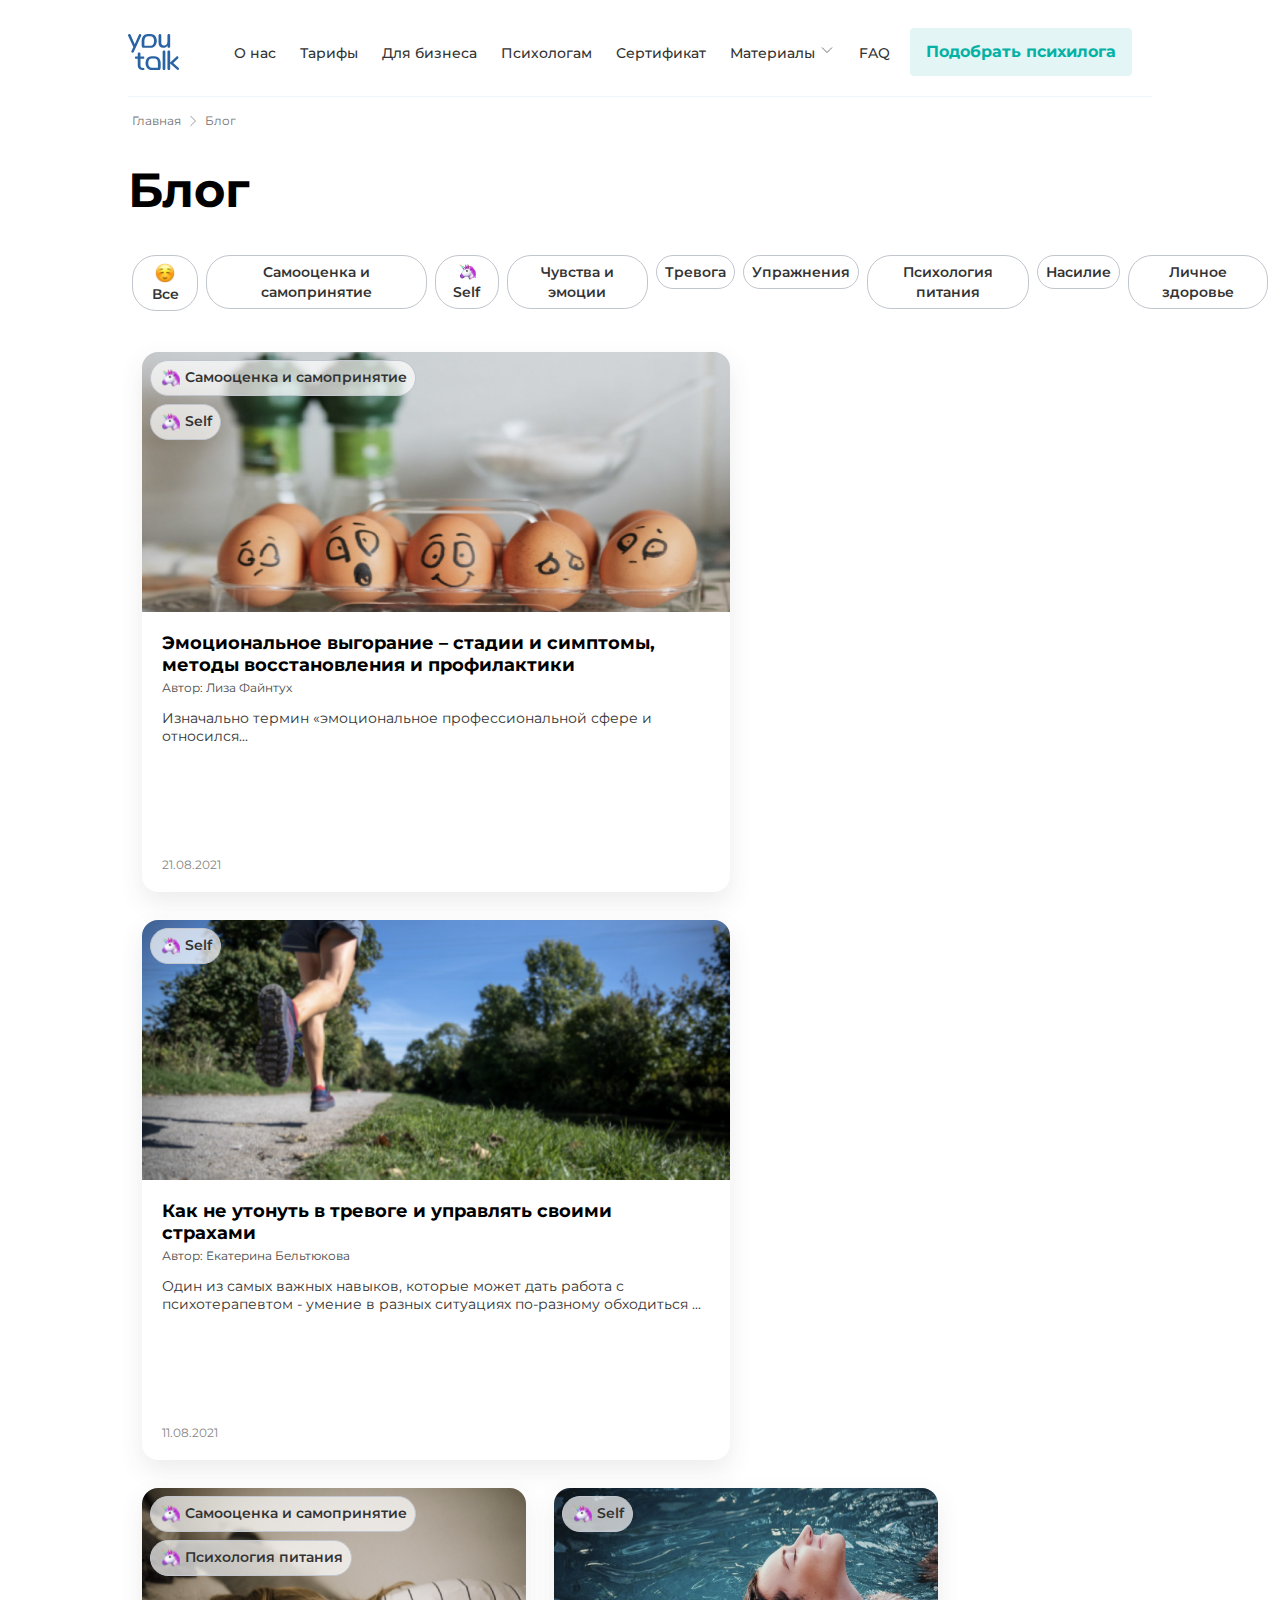
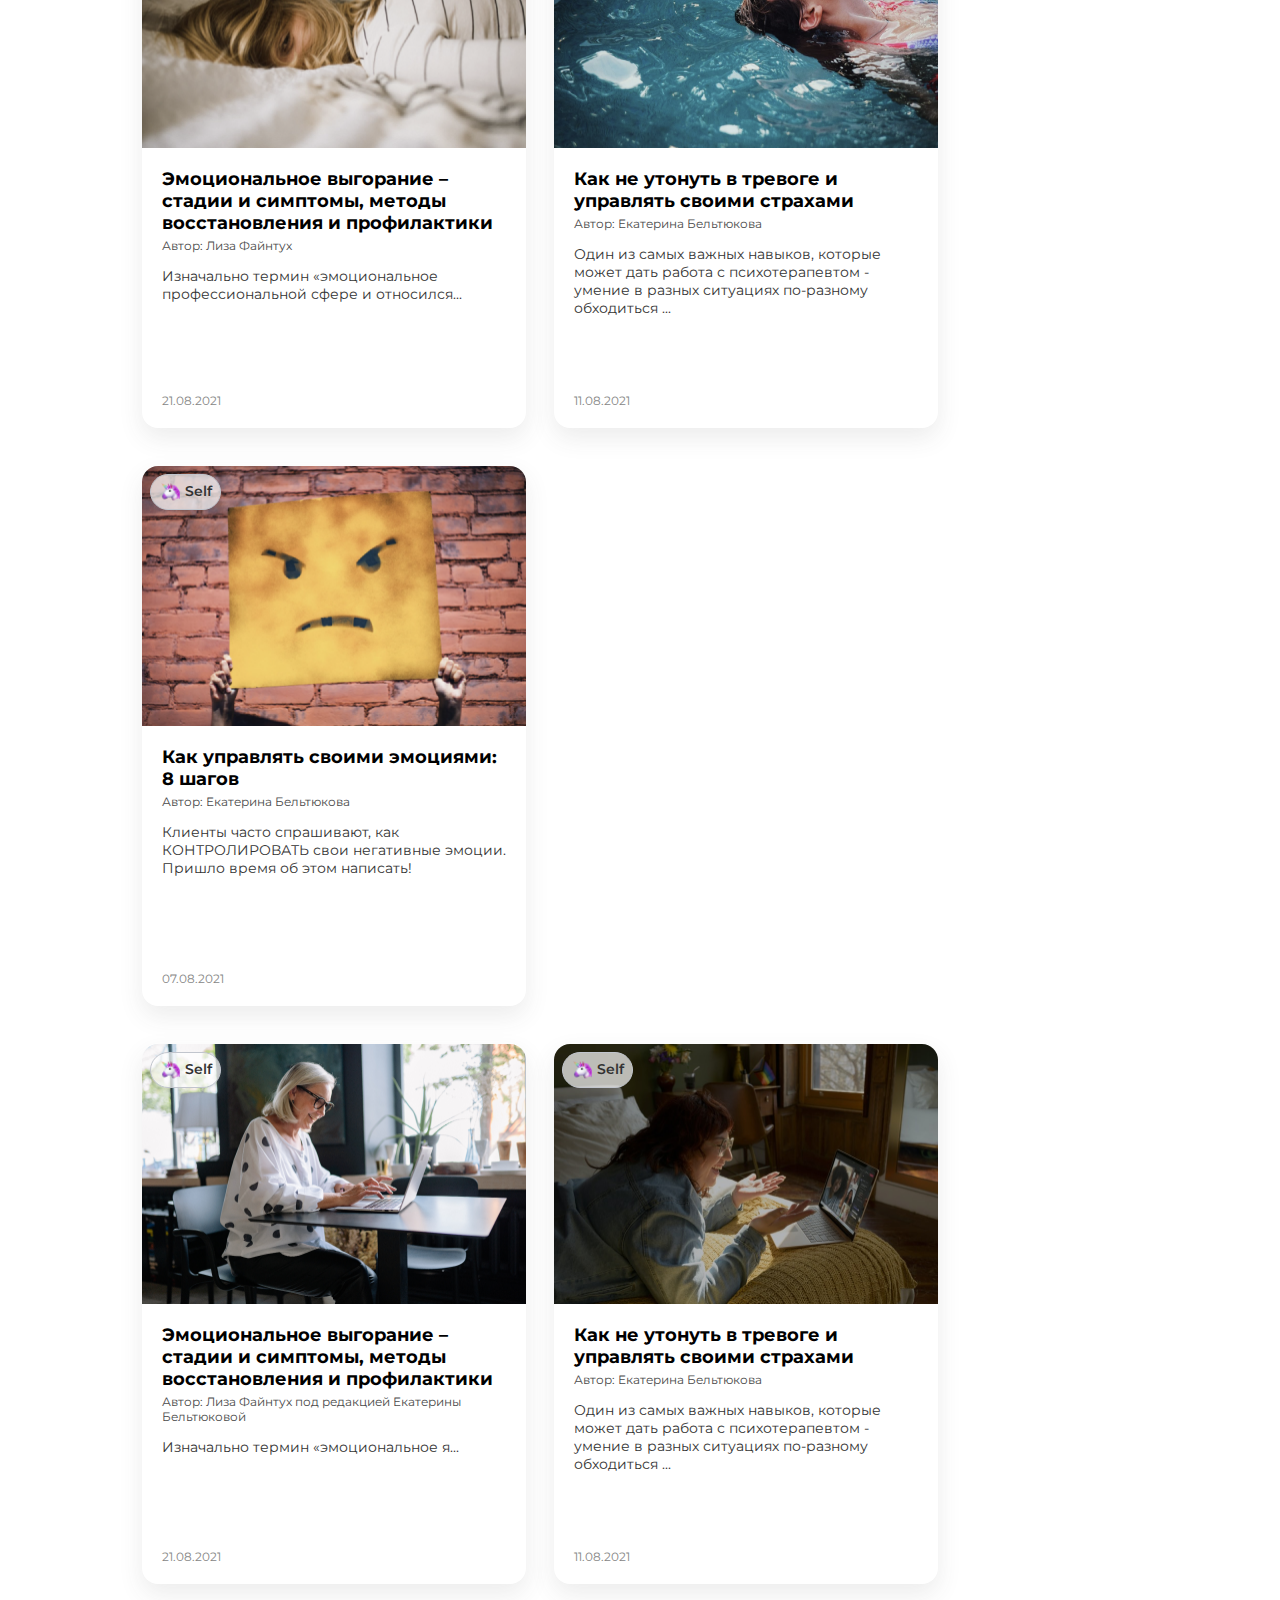
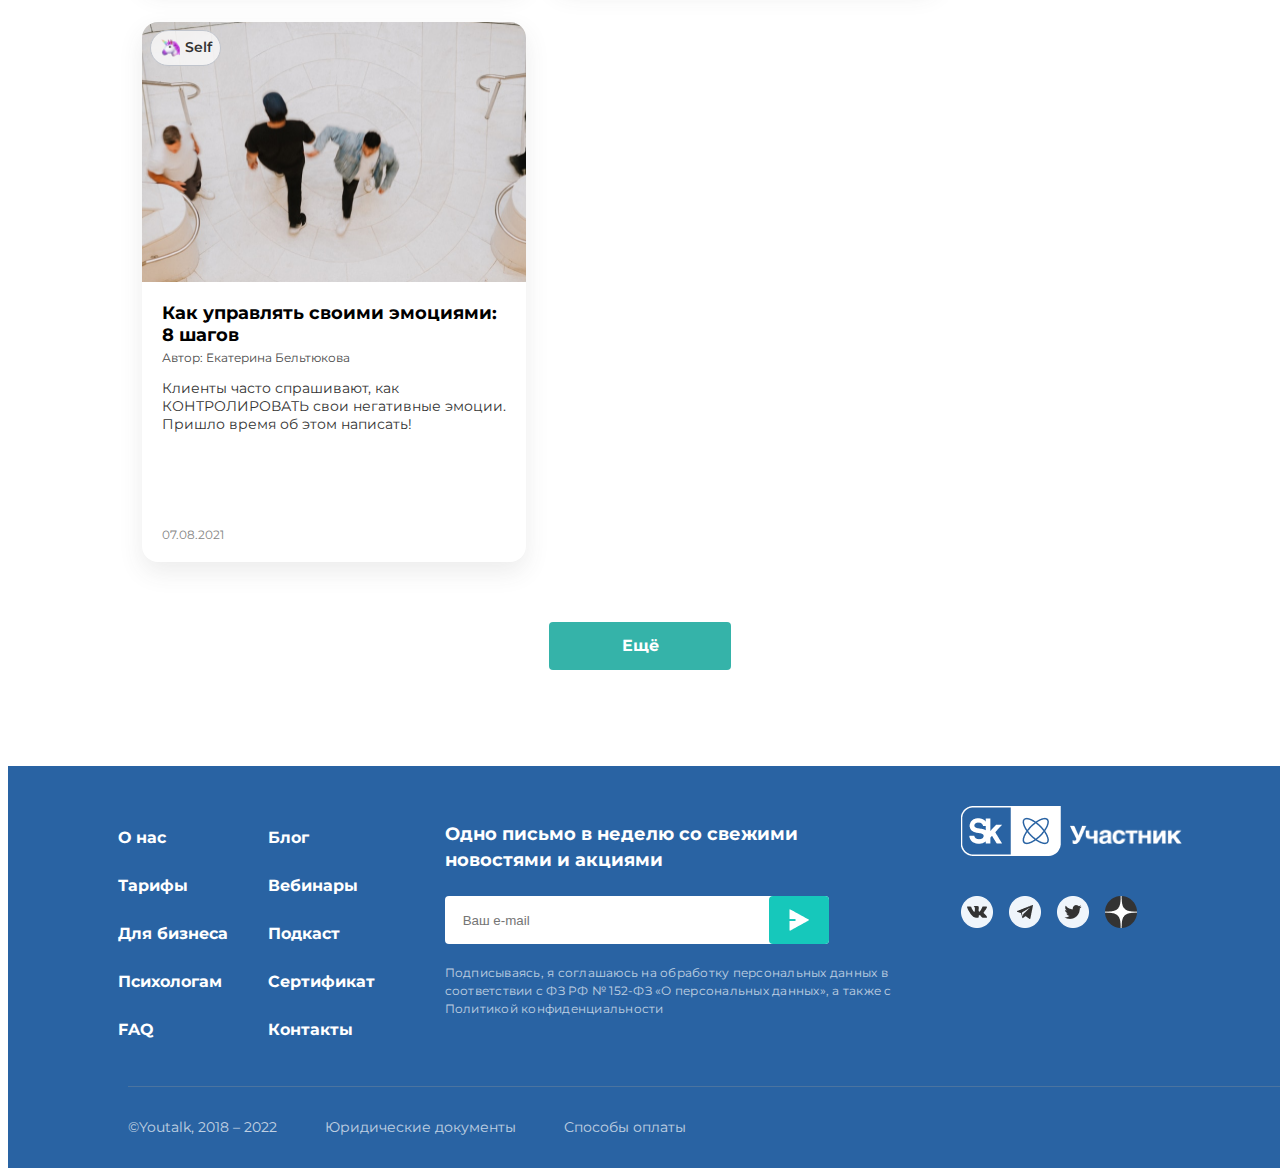
<file: index.html>
<!DOCTYPE html>
<html lang="en">
<head>
    <meta charset="UTF-8">
    <meta name="viewport" content="width=device-width, initial-scale=1.0">
    <link rel="stylesheet" href="CSSskillyou.css">
    <title>youtalk</title>
</head>
<body>
  <div class="wraper">
    <header>
      <div class="header">
      <img alt="logo" src="image/logo.svg" class="logo">
      <nav class="navbar">
        <ul class="navbar_links">
            <li><a href="#">О нас</a></li>
            <li><a href="#">Тарифы</a></li>
            <li><a href="#">Для бизнеса</a></li>
            <li><a href="#">Психологам</a></li>
            <li><a href="#">Сертификат</a></li>
            <li><a href="#">Материалы <img alt="" src="image/Arrow.svg" class="arrow"></a></li>
            <li><a href="#">FAQ</a></li>
          </ul>
          </nav>
      <button class="header__botton_pick-up" id="header__botton_pick-up">Подобрать психилога</button>
      <button id="burger"><img src="image/burger.png" alt="Бургер-меню"></button>
          </div>
    </header>

    <main class="main">
      <nav class="main__path">
        <a href="#">Главная</a>
        <img src="image/Arrow.svg" alt="Стрелка">
        <a href="#">Блог</a>
        </nav>
      
        
        <section class="section">
        <h1>Блог</h1>  
        <nav class="section__nav">
          <button class="nav-btn"><img src="image/smiling.png" alt="emoge" class="images-icon">Все</button>
          <button class="nav-btn">Самооценка и самопринятие</button>
          <button class="nav-btn"><img src="image/unicorn.png" alt="unicorn" class="unicorn-icon">Self</button>
          <button class="nav-btn">Чувства и эмоции</button>
          <button class="nav-btn">Тревога</button>
          <button class="nav-btn">Упражнения</button>
          <button class="nav-btn">Психология питания</button>
          <button class="nav-btn">Насилие</button>
          <button class="nav-btn">Личное здоровье</button>
        </nav>
        </section>
        
        
        <section id="cart" class="big-cart">
        <article class="article">
          <div class="article-images">
            <div class="article-oval">
              <button class="image-span"><img alt="единорог" src="image/unicorn.png" class="icon">Самооценка и самопринятие</button>
              <button class="image-span"><img alt="единорог" src="image/unicorn.png" class="icon">Self</button>
            </div>
            <div class="article-header">
              <a href="#">
                <img class="article-img" alt="злость" src="image/eggs2.png">
              </a>
            </div>
          </div>
            <div class="article-content">
              <a href="#"><h1 class="article-title">Эмоциональное выгорание – стадии и симптомы, методы восстановления и профилактики</h1></a>
              <p class="article-autor">Автор: Лиза Файнтух</p>
              <div class="article-text">
                <p>Изначально термин «эмоциональное профессиональной сфере и относился...</p>
              </div>
                <time datetime="" class="article-data">21.08.2021</time>
                </div>
            
          </article>

          <article class="article">
            <div class="article-images">
              <div class="article-oval">
                <button class="image-span"><img alt="единорог" src="image/unicorn.png" class="icon">Self</button>
              </div>
              <div class="article-header">
                <a href="#">
                  <img class="article-img" alt="бег" src="image/run3.png">
                </a>
              </div>
            </div>
              <div class="article-content">
                <a href="#"><h1 class="article-title">Как не утонуть в тревоге и управлять своими страхами</h1></a>
                <p class="article-autor">Автор: Екатерина Бельтюкова</p>
                <div class="article-text">
                  <p>Один из самых важных навыков, которые может дать работа с психотерапевтом - умение в разных ситуациях по-разному обходиться ...</p>
                </div>
                  <time datetime="" class="article-data">11.08.2021</time>
              </div>
            </article>
            </section>


            
            <!-- /*маленькие блоки*/ -->
           
            <section class="mini-staties" id="cart">

            <article class="article-mini">
              <div class="article-images-mini">
                <div class="article-oval">
                  <button class="image-span"><img alt="единорог" src="image/unicorn.png" class="icon">Самооценка и самопринятие</button>
                  <button class="image-span"><img alt="единорог" src="image/unicorn.png" class="icon">Психология питания</button>
                </div>
                <div class="article-header">
                  <a href="#">
                    <img class="article-img" alt="усталость" src="image/girl.png">
                  </a>
                </div>
              </div>
                <div class="article-content">
                  <a href="#"><h1 class="article-title">Эмоциональное выгорание – стадии и симптомы, методы восстановления и профилактики</h1></a>
                  <p class="article-autor">Автор: Лиза Файнтух</p>
                  <div class="article-text">
                    <p>Изначально термин «эмоциональное профессиональной сфере и относился...</p>
                  </div>
                    <time datetime="" class="article-data">21.08.2021</time>
                    </div>
                
              </article>

              <article class="article-mini">
                <div class="article-images-mini">
                  <div class="article-oval">
                    <button class="image-span"><img alt="единорог" src="image/unicorn.png" class="icon">Self</button>
                  </div>
                  <div class="article-header">
                    <a href="BlogYou.html">
                      <img class="article-img" alt="расслабление" src="image/Image.png">
                    </a>
                  </div>
                </div>
                  <div class="article-content">
                    <a href="BlogYou.html"><h1 class="article-title">Как не утонуть в тревоге и управлять своими страхами</h1></a>
                    <p class="article-autor">Автор: Екатерина Бельтюкова</p>
                    <div class="article-text">
                      <p>Один из самых важных навыков, которые может дать работа с психотерапевтом - умение в разных ситуациях по-разному обходиться ...</p>
                    </div>
                      <time datetime="" class="article-data">11.08.2021</time>
                      </div>
                  
                </article>

                <article class="article-mini">
                  <div class="article-images-mini">
                    <div class="article-oval">
                      <button class="image-span"><img alt="единорог" src="image/unicorn.png" class="icon">Self</button>
                    </div>
                    <div class="article-header">
                      <a href="#">
                        <img class="article-img" alt="злость" src="image/cookie.png">
                      </a>
                    </div>
                  </div>
                    <div class="article-content">
                      <a href="#"><h1 class="article-title">Как управлять своими эмоциями: 8 шагов</h1></a>
                      <p class="article-autor">Автор: Екатерина Бельтюкова</p>
                      <div class="article-text">
                        <p>Клиенты часто спрашивают, как КОНТРОЛИРОВАТЬ свои негативные эмоции. Пришло время об этом написать!</p>
                      </div>
                        <time datetime="" class="article-data">07.08.2021</time>
                        </div>
                    
                  </article>
                  </section>
                  
                 
                  <!-- /* мини фото второй сектор*/ -->
                  <section class="mini-staties" id="cart">
                  <article class="article-mini">
                    <div class="article-images-mini">
                      <div class="article-oval">
                        <button class="image-span"><img alt="единорог" src="image/unicorn.png" class="icon">Self</button>
                      </div>
                      <div class="article-header">
                        <a href="#">
                          <img class="article-img" alt="радость" src="image/grandma.png">
                        </a>
                      </div>
                    </div>
                      <div class="article-content">
                        <a href="#"><h1 class="article-title">Эмоциональное выгорание – стадии и симптомы, методы восстановления и профилактики</h1></a>
                        <p class="article-autor">Автор: Лиза Файнтух под редакцией  Екатерины Бельтюковой</p>
                        <div class="article-text">
                          <p>Изначально термин «эмоциональное я...</p>
                        </div>
                          <time datetime="" class="article-data">21.08.2021</time>
                          </div>
                      
                    </article>

                    <article class="article-mini">
                      <div class="article-images-mini">
                        <div class="article-oval">
                          <button class="image-span"><img alt="единорог" src="image/unicorn.png" class="icon">Self</button>
                        </div>
                        <div class="article-header">
                          <a href="#">
                            <img class="article-img" alt="Счастье" src="image/wom.png">
                          </a>
                        </div>
                      </div>
                        <div class="article-content">
                          <a href="#"><h1 class="article-title">Как не утонуть в тревоге и управлять своими страхами</h1></a>
                          <p class="article-autor">Автор: Екатерина Бельтюкова</p>
                          <div class="article-text">
                            <p>Один из самых важных навыков, которые может дать работа с психотерапевтом - умение в разных ситуациях по-разному обходиться ...</p>
                          </div>
                            <time datetime="" class="article-data">11.08.2021</time>
                            </div>
                        
                      </article>

                      <article class="article-mini" >
                        <div class="article-images-mini">
                          <div class="article-oval">
                            <button class="image-span"><img alt="единорог" src="image/unicorn.png" class="icon">Self</button>
                          </div>
                          <div class="article-header">
                            <a href="#">
                              <img class="article-img" alt="злость" src="image/peoples.png">
                            </a>
                          </div>
                        </div>
                          <div class="article-content">
                            <a href="#"><h1 class="article-title">Как управлять своими эмоциями: 8 шагов</h1></a>
                            <p class="article-autor">Автор: Екатерина Бельтюкова</p>
                            <div class="article-text">
                              <p>Клиенты часто спрашивают, как КОНТРОЛИРОВАТЬ свои негативные эмоции. Пришло время об этом написать!</p>
                            </div>
                              <time datetime="" class="article-data">07.08.2021</time>
                              </div>
                          
                        </article>
                      </section>
                      
          
          <button class="main-button">Ещё</button>
          </main>

          <footer class="footer">
            <div class="footer__main">
              
              <nav class="footer__main_nav">
                <ul class="footer__main_nav-links">
                  <li><a href="">О нас</a></li>
                  <li><a href="">Тарифы</a></li>
                  <li><a href="">Для бизнеса</a></li>
                  <li><a href="">Психологам</a></li>
                  <li><a href="">FAQ</a></li>
                </ul>
                <ul class="footer__main_nav-links" id="foot">
                  <li><a href="">Блог</a></li>
                  <li><a href="">Вебинары</a></li>
                  <li><a href="">Подкаст</a></li>
                  <li><a href="">Сертификат</a></li>
                  <li><a href="">Контакты</a></li>
                </ul>
              </nav>
            
              <div class="footer__main_form">
                
                <h2><span class="br">Одно письмо в неделю со свежими <br>
                новостями и акциями</span></h2>
                <form class="footer__main_form-email">
                  <input type="email" placeholder="Ваш e-mail" class="footer__main_form-input">
                  <button class="footer__main_form-btn">
                    <img src="image/Vector.png" alt="" class="footer__main_form-img">
                  </button>
                </form>
                <p>Подписываясь, я соглашаюсь на обработку персональных данных в <br>
                   соответствии с ФЗ РФ № 152-ФЗ «О персональных данных», a также c <br>
                   Политикой конфиденциальности</p>
            
              </div>
              
            
              <div class="footer__main_social">
            
                <div class="footer__main_social-title">
                  <img src="image/Sk.png" alt="Логотип Skolkovo">
                  <img src="image/member.png" alt="Участник" id="member">
                </div>
                
                <div class="footer__main_social-links">
                  <a href=""><img src="image/VK.png" alt="Вконтакте"></a>
                  <a href=""><img src="image/Telegram.png" alt="Телеграм"></a>
                  <a href=""><img src="image/Twitter.png" alt="Твиттер"></a>
                  <a href=""><img src="image/Dzen.png" alt="Дзен"></a>
                </div>
              </div>
              </div>
            
            
            
            <div class="footer__main_hr">
            
            </div>
            
            <div class="footer__info">
              <p>©Youtalk, 2018 – 2022</p>
              <p><a href=""></a>Юридические документы</p>
              <p><a href=""></a>Способы оплаты</p>
            </div>
            </footer>
            </div>
</body>
</html>
</file>
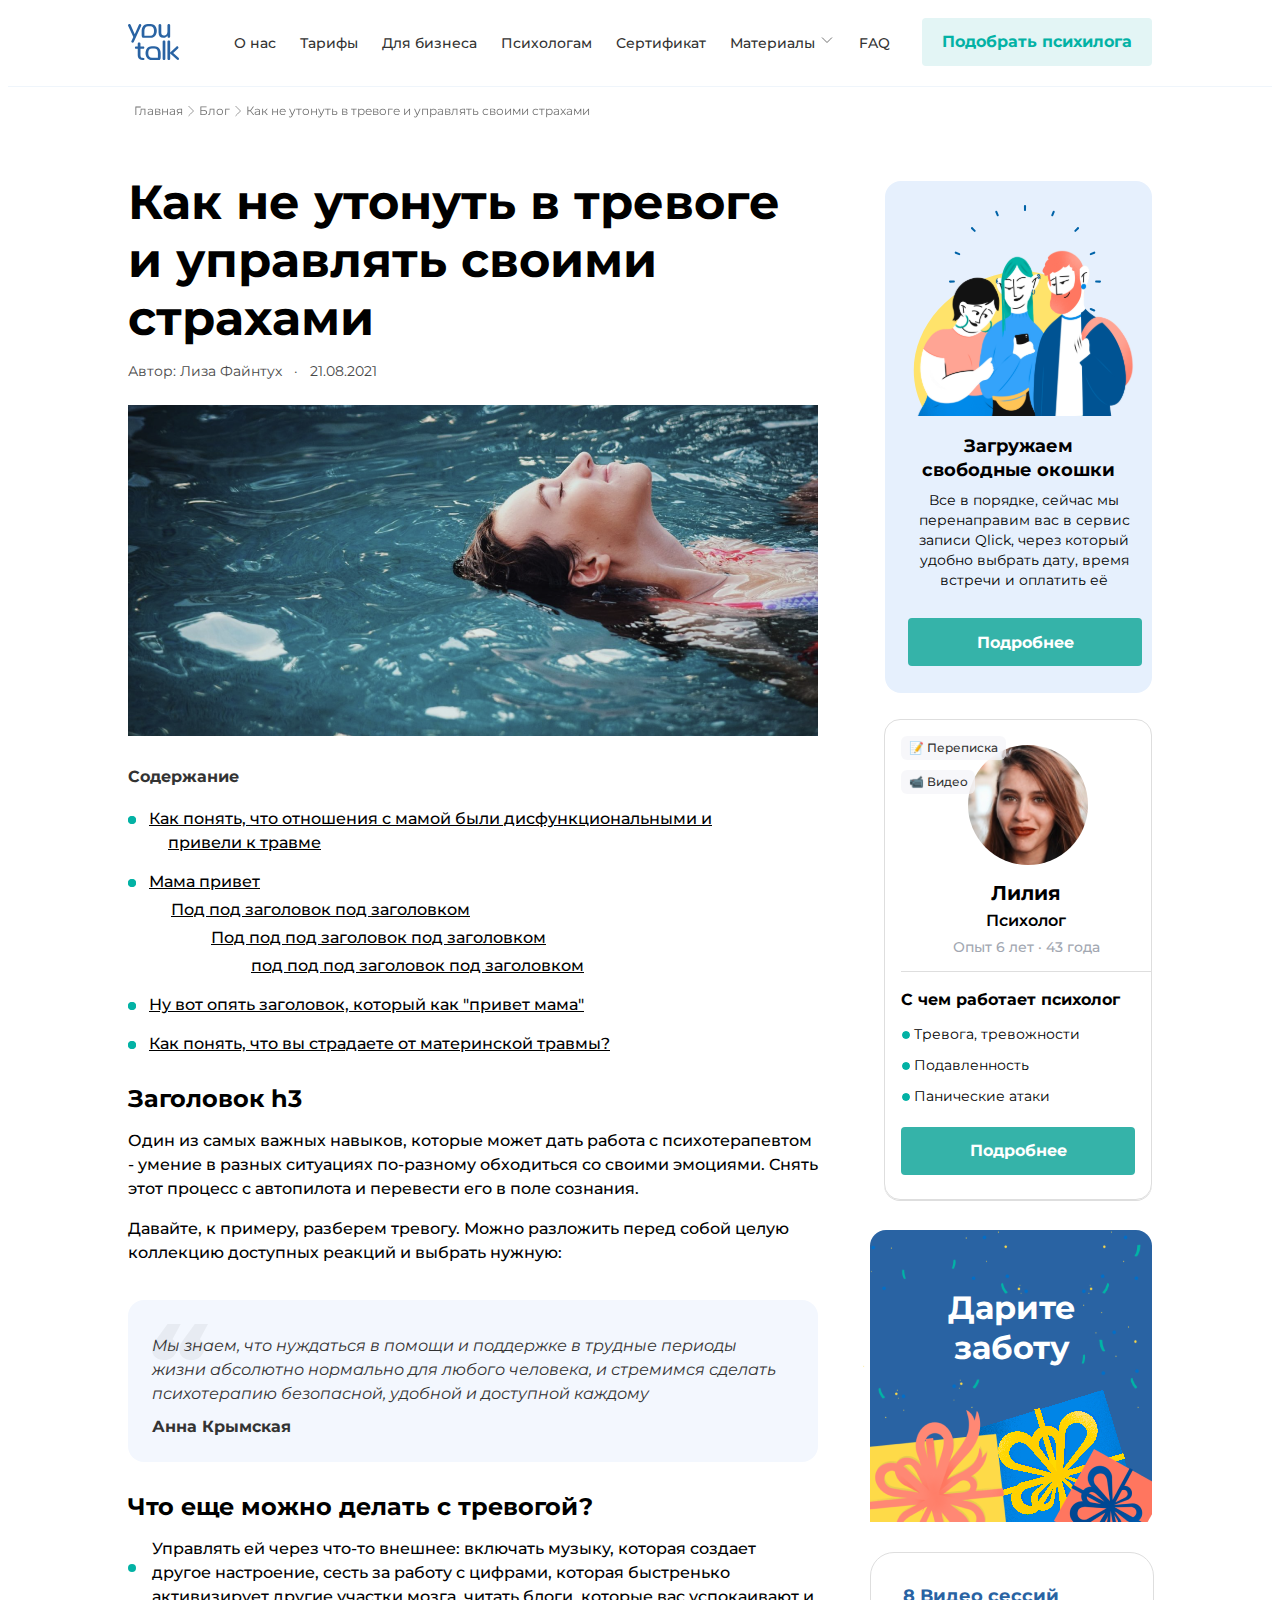
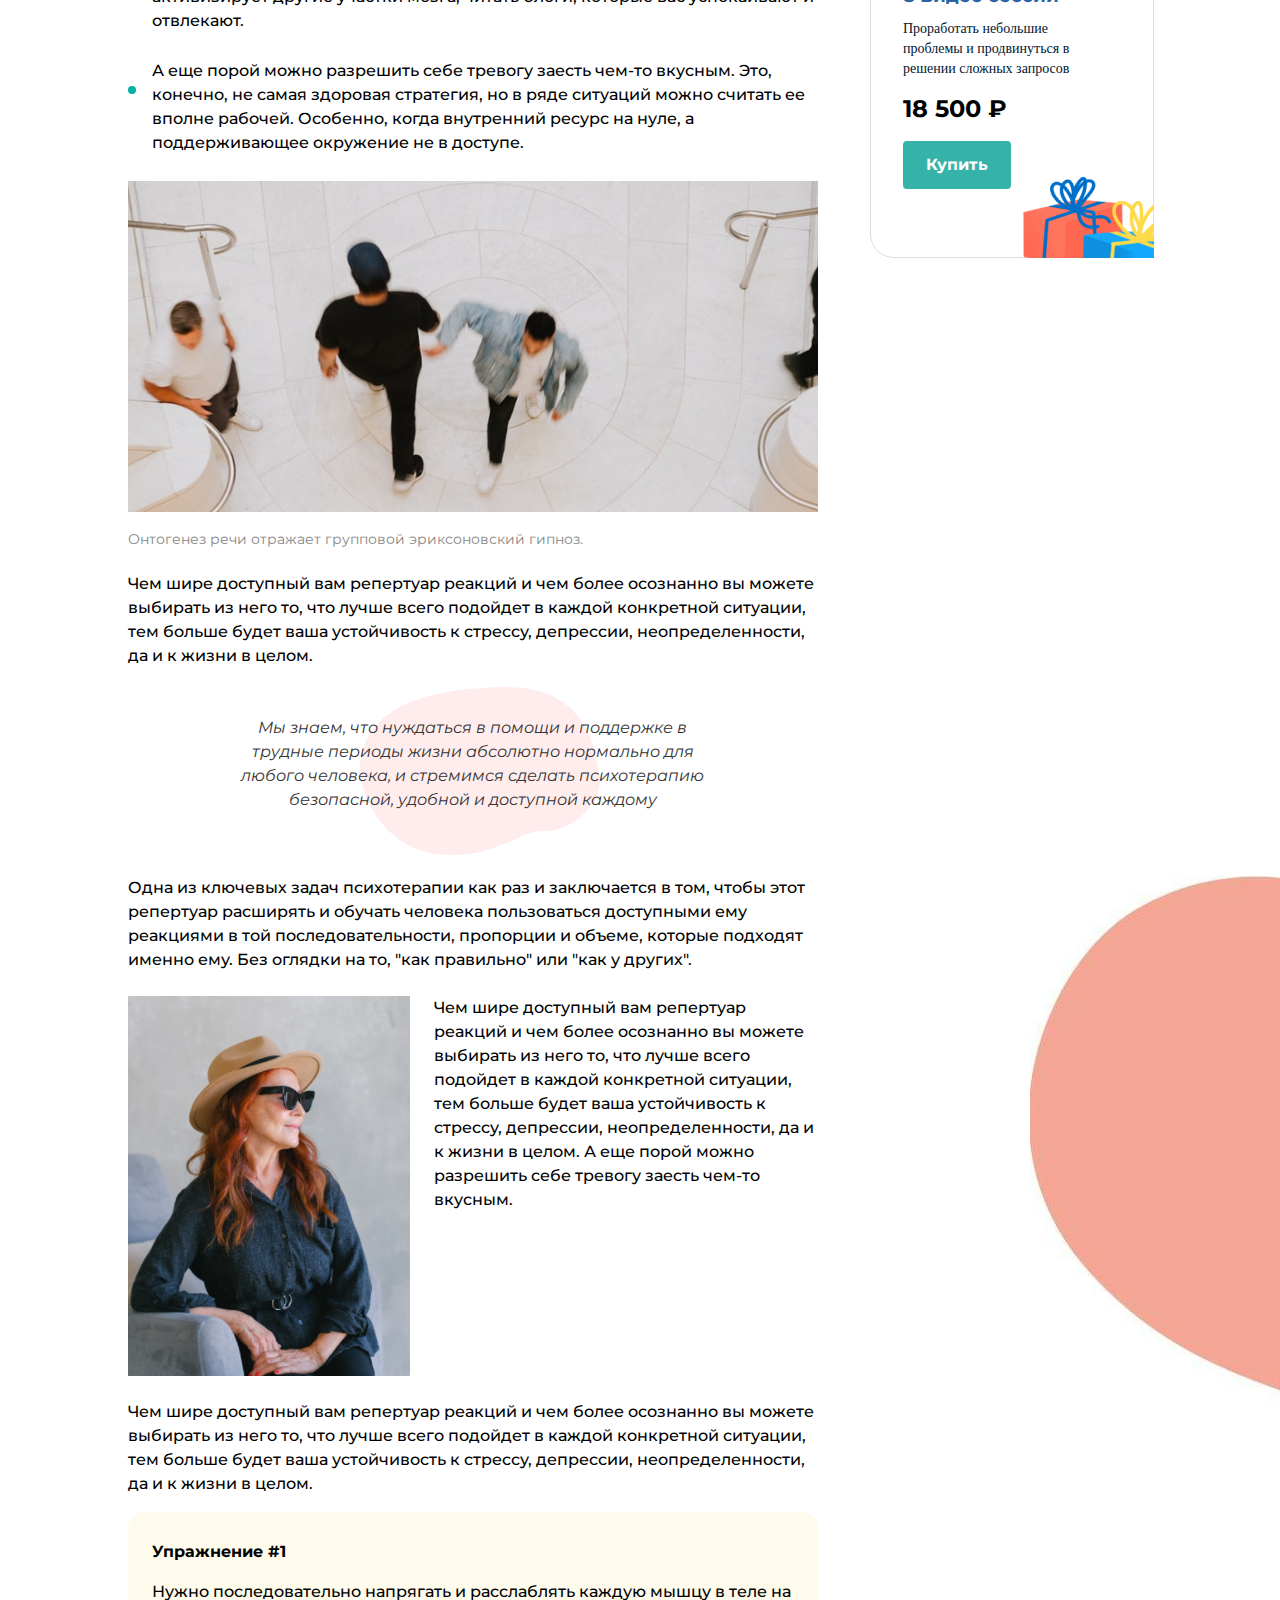
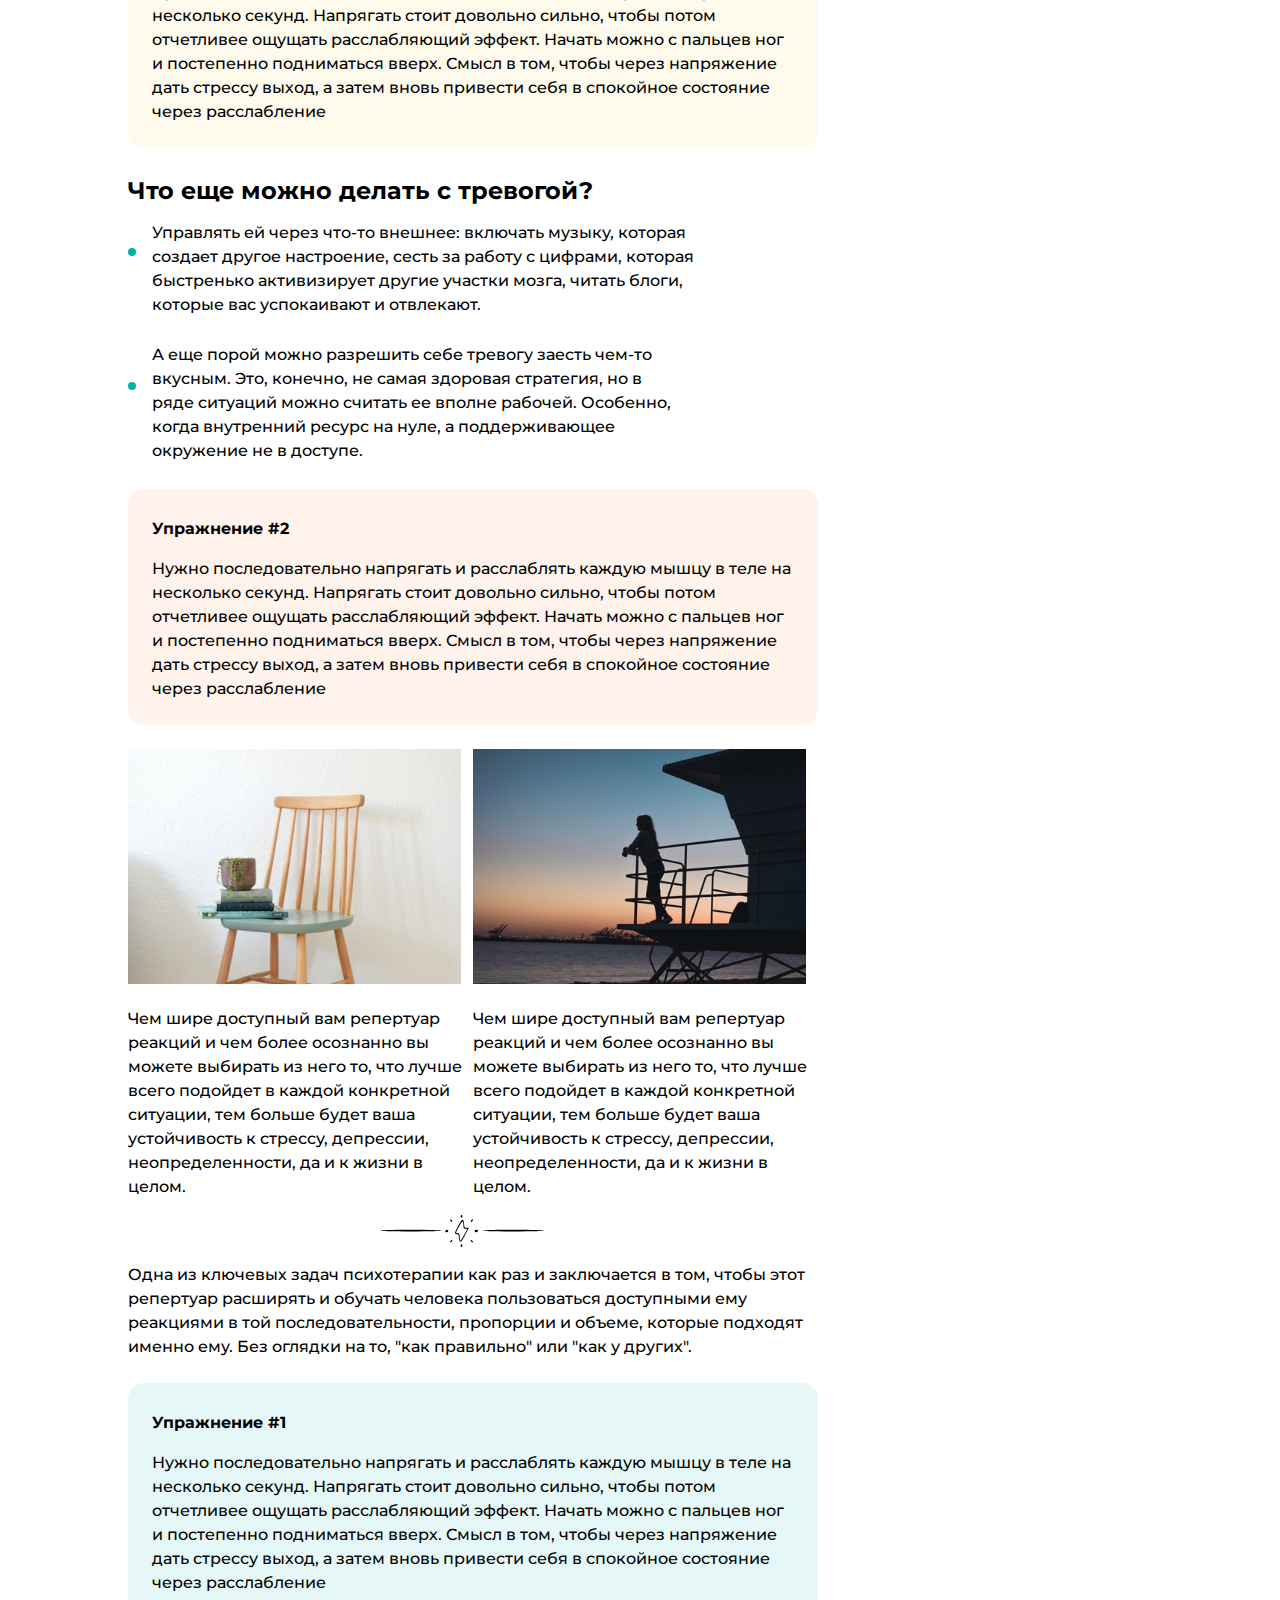
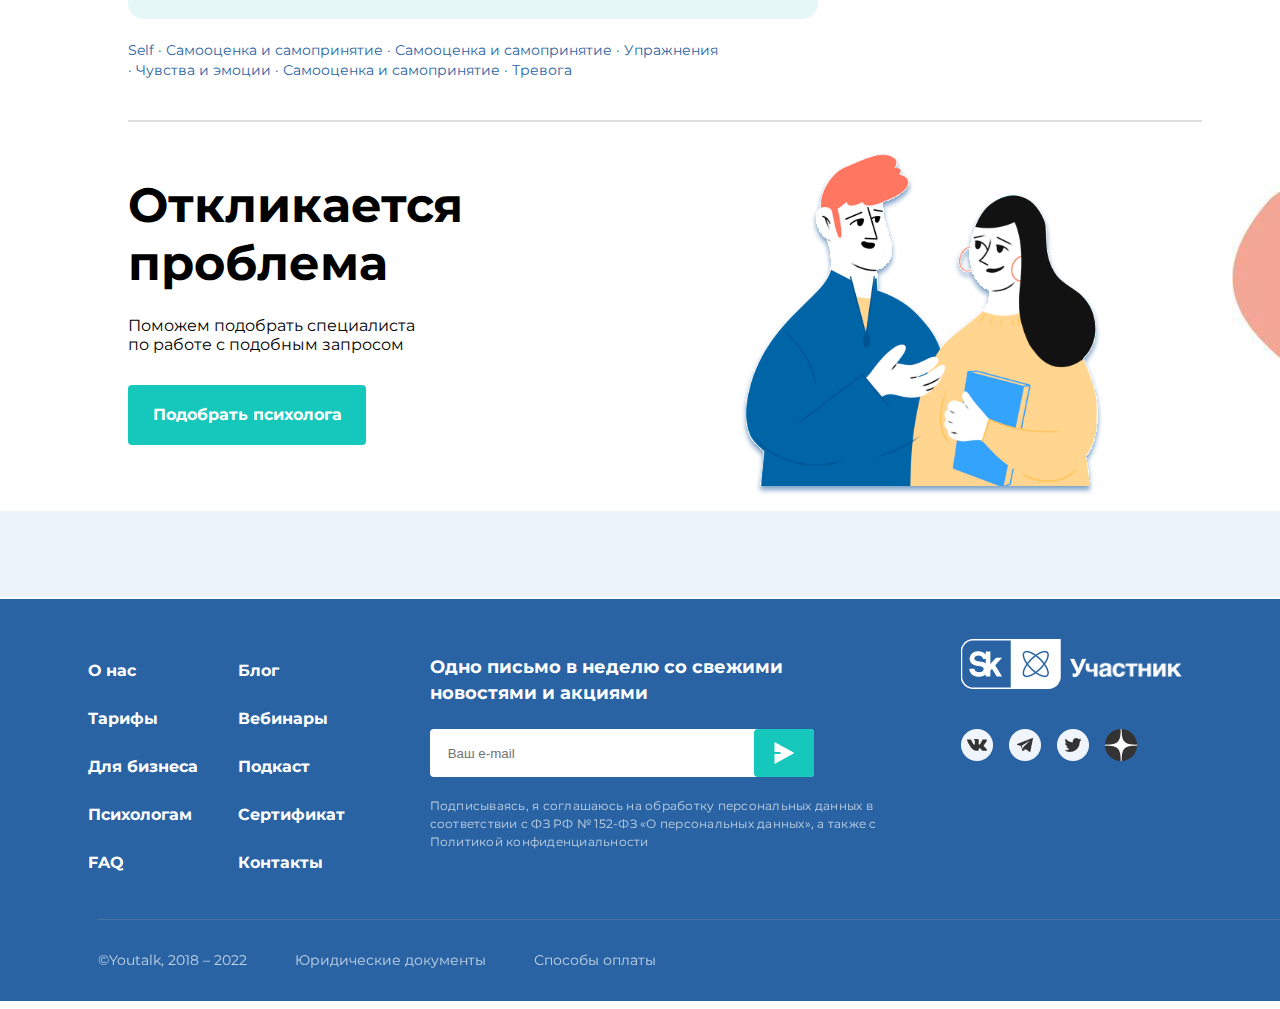
<file: BlogYou.html>
<!DOCTYPE html>
<html lang="en">
<head>
    <meta charset="UTF-8">
    <meta name="viewport" content="width=device-width, initial-scale=1.0">
    <link rel="stylesheet" href="CssBlogYou.css">
    <title>Blog</title>
</head>
<body>
    <div class="wraper">
    <header>
        <div class="header">
            <img alt="logo" src="image/logo.svg" class="logo">
            <nav class="navbar">
              <ul class="navbar_links">
                  <li><a href="#">О нас</a></li>
                  <li><a href="#">Тарифы</a></li>
                  <li><a href="#">Для бизнеса</a></li>
                  <li><a href="#">Психологам</a></li>
                  <li><a href="#">Сертификат</a></li>
                  <li><a href="#">Материалы <img alt="" src="image/Arrow.svg" class="arrow"></a></li>
                  <li><a href="#">FAQ</a></li>
                </ul>
                </nav>
            <button class="header__botton_pick-up" id="header__botton_pick-up">Подобрать психилога</button>
            <button id="burger"><img src="image/burger.png" alt="Бургер-меню"></button>
                </div>
          </header>
          
          <!-- <section class="grid"> -->
          <main class="main">
            <nav class="main__path">
              <a href="#">Главная</a>
              <img src="image/Arrow.svg" alt="Стрелка">
              <a href="#">Блог</a>
              <img src="image/Arrow.svg" alt="Стрелка">
              <a href="#">Как не утонуть в тревоге и управлять своими страхами</a>
              </nav>
            
              
              <section class="section">
                <section>
              <h1>Как не утонуть в тревоге и управлять своими страхами</h1>
                <p class="dataAutor">Автор: Лиза Файнтух</p>
                <p class="dataAutor">&#183;</p>
                <p class="dataAutor">21.08.2021</p>
                </section>
                <img src="image/Image.png" alt="swimming" class="bigPhoto">

                <section class="article">
                    <div class="block-cart">
                      <div class="block-cart__images">
                          <img src="image/carrtoonsIskri.svg" alt="искры" class="iskr">
                          <img src="image/yellowback.svg" alt="желтый фон" class="yellowback">
                          <img src="image/cartoons.svg" alt="мультяшки" class="cartoons">
                        </div>
                        <div class="block-cart__text">
                          <p class="zag">Загружаем<br> свободные окошки</p>
                          <p class="sod">Все в порядке, сейчас мы перенаправим вас в сервис записи Qlick, через который удобно выбрать дату,  время встречи и оплатить её</p>
                          <button>Подробнее</button>
                        </div>
                    </div>
                </section>

                <section class="soder">
                    <p class="soder__p">Содержание</p>
                    <ul>
                        <li class="spisok1"> <img src="image/Ellipse.svg" alt="krug" class="ellipse"><a href="#">Как понять, что отношения с мамой были дисфункциональными и привели к травме</a></li>
                        <li class="spisok1"><img src="image/Ellipse.svg" alt="krug" class="ellipse"><a href="#">Мама привет</a></li>
                        <ul>
                            <li class="spisok2"><a href="#">Под под заголовок под заголовком</a></li>
                            <ul>
                                <li class="spisok2 pod"><a href="#">Под под под заголовок под заголовком</a></li>
                                <ul>
                                    <li class="spisok2 podpod"><a href="#"> под под под заголовок под заголовком</a></li>
                                </ul>
                            </ul>
                        </ul>
                        <li class="spisok1"><img src="image/Ellipse.svg" alt="krug" class="ellipse"><a href="#">Ну вот опять заголовок, который как "привет мама"</a></li>
                        <li class="spisok1"><img src="image/Ellipse.svg" alt="krug" class="ellipse"><a href="#">Как понять, что вы страдаете от материнской травмы?</a></li>
                    </ul>
                </section>
                
                <section class="article">
                <div class="block-cart-psicholog">
                     <div class="border-bottom">
                      <div class="allmini-btn">
                        <button class="mini-btn">&#128221; Переписка</button>
                        <button class="mini-btn small">&#128249; Видео</button>
                      </div>
                      <div class="block-cart-psicholog__div2">
                        <img src="image/psicholog.png" alt="психолог">
                        <h4 class="h4">Лилия</h4>
                        <p class="prof">Психолог</p>
                        <p class="opit">Опыт 6 лет &#183;  43 года</p>
                    </div>
                    </div>

                    <div class="block-cart-psicholog__div3">
                    <p>С чем работает психолог</p>
                    <ul>
                      <li> <img src="image/Ellipse.svg" alt="круг"> Тревога, тревожности</li>
                      <li> <img src="image/Ellipse.svg" alt="круг"> Подавленность</li>
                      <li> <img src="image/Ellipse.svg" alt="круг"> Панические атаки</li>
                    </ul>
                    <button>Подробнее</button>
                    </div>
                </div>
                </section>
               
                    <div class="section__div_1">
                    <h3 class="zag3">Заголовок h3</h3>
                    <p>Один из самых важных навыков, которые может дать работа с психотерапевтом - умение в разных ситуациях по-разному обходиться со своими эмоциями.  Снять этот процесс с автопилота и перевести его в поле сознания.</p>
                    <p> Давайте, к примеру, разберем тревогу. Можно разложить перед собой целую коллекцию доступных реакций и выбрать нужную:</p>
                    </div>

                    <div class="section__h3_div2">
                        <img src="image/галочки.svg" alt="zapyatie">
                        <div class="section__h3_div2_p">
                        <p class="text">Мы знаем, что нуждаться в помощи и поддержке в трудные периоды жизни абсолютно нормально для любого человека, и стремимся сделать психотерапию безопасной, удобной и доступной каждому</p>
                        <p class="autor">Анна Крымская</p>
                        </div>
                    </div>
                    
                    <div class="block4">
                      <img src="image/konfeti.svg" alt="конфети" class="konfeti">
                      <p>Дарите заботу</p>
                      <div>
                          <img src="image/Podarok1.png" alt="подарок" class="podarok1">
                          <img src="image/podarok2.png" alt="подарок" class="podarok2">
                          <img src="image/podarok3.png" alt="подарок" class="podarok3">
                      </div>
                    </div>

                    <div class="block5">
                      <h5>8 Видео сессий</h5>
                    <p>Проработать небольшие проблемы и продвинуться в решении сложных запросов</p>
                    <h5 class="cena">18 500 &#8381;</h5>
                    <button>Купить</button>
                    <img src="image/podarok4.png" alt="подарок" class="podarok4">
                    <img src="image/podarok5.png" alt="подарок" class="podarok5">
                  </div>


                    <div class="block2">
                    <h3>Что еще можно делать с тревогой?</h3>
                    <div class="section-block">
                    <img src="image/Ellipse.svg" alt="krug">
                    <p>Управлять ей через что-то внешнее: включать музыку, которая создает другое настроение, сесть за работу с цифрами, которая быстренько активизирует другие участки мозга, читать блоги, которые вас успокаивают и отвлекают.</p>
                    </div>

                    <div class="section-block antimargin">
                        <img src="image/Ellipse.svg" alt="krug">
                        <p>А еще порой можно разрешить себе тревогу заесть чем-то вкусным. Это, конечно, не самая здоровая стратегия, но в ряде ситуаций можно считать ее вполне рабочей. Особенно, когда внутренний ресурс на нуле, а поддерживающее окружение не в доступе.</p>
                    </div>

                    <img src="image/trevoga.png" alt="trevoga" class="trevoga">
                    <p class="podpis">Онтогенез речи отражает групповой эриксоновский гипноз. </p>
                    
                    

                    <div class="section-block-div">
                        <p>Чем шире доступный вам репертуар реакций и чем более осознанно вы можете выбирать из него то, что лучше всего подойдет в каждой конкретной ситуации, тем больше будет ваша устойчивость к стрессу, депрессии, неопределенности, да и к жизни в целом.</p>
                        <div class="section-block-div1">
                            <p>Мы знаем, что нуждаться в помощи и поддержке в трудные периоды жизни абсолютно нормально для любого человека, и стремимся сделать психотерапию безопасной, удобной и доступной каждому</p>
                            <img src="image/backfon.svg" alt="задний фон" class="backfon">
                        </div>
                        <p class="div2">Одна из ключевых задач психотерапии как раз и заключается в том, чтобы этот репертуар расширять и обучать человека пользоваться доступными ему реакциями в той последовательности, пропорции и объеме, которые подходят именно ему. Без оглядки на то, "как правильно" или "как у других".</p>
                    </div>

                    <div class="women-cart">
                        <img src="image/women.png" alt="women">
                        <p>Чем шире доступный вам репертуар реакций и чем более осознанно вы можете выбирать из него то, что лучше всего подойдет в каждой конкретной ситуации, тем больше будет ваша устойчивость к стрессу, депрессии, неопределенности, да и к жизни в целом.
                            А еще порой можно разрешить себе тревогу заесть чем-то вкусным. </p>
                    </div>
                    <p class="women-text-bottom">Чем шире доступный вам репертуар реакций и чем более осознанно вы можете выбирать из него то, что лучше всего подойдет в каждой конкретной ситуации, тем больше будет ваша устойчивость к стрессу, депрессии, неопределенности, да и к жизни в целом.</p>
                    <div class="cart-uprazh">
                        <p class="zaglav">Упражнение #1</p>
                        <p>Нужно последовательно напрягать и расслаблять каждую мышцу в теле на несколько секунд. Напрягать стоит довольно сильно, чтобы потом отчетливее ощущать расслабляющий эффект. Начать можно с пальцев ног и постепенно подниматься вверх. Смысл в том, чтобы через напряжение дать стрессу выход, а затем вновь привести себя в спокойное состояние через расслабление</p>
                    </div>
                    </div>

                    <div class="block3">
                    <h3>Что еще можно делать с тревогой?</h3>
                    <div class="section-block" id="blok">
                    <img src="image/Ellipse.svg" alt="krug">
                    <p>Управлять ей через что-то внешнее: включать музыку, которая создает другое настроение, сесть за работу с цифрами, которая быстренько активизирует другие участки мозга, читать блоги, которые вас успокаивают и отвлекают.</p>
                    </div>

                    <div class="section-block antimargin" id="bloki">
                        <img src="image/Ellipse.svg" alt="krug">
                        <p>А еще порой можно разрешить себе тревогу заесть чем-то вкусным. Это, конечно, не самая здоровая стратегия, но в ряде ситуаций можно считать ее вполне рабочей. Особенно, когда внутренний ресурс на нуле, а поддерживающее окружение не в доступе.</p>
                    </div>

                    <div class="cart-uprazh" id="color-block">
                        <p class="zaglav">Упражнение #2</p>
                        <p>Нужно последовательно напрягать и расслаблять каждую мышцу в теле на несколько секунд. Напрягать стоит довольно сильно, чтобы потом отчетливее ощущать расслабляющий эффект. Начать можно с пальцев ног и постепенно подниматься вверх. Смысл в том, чтобы через напряжение дать стрессу выход, а затем вновь привести себя в спокойное состояние через расслабление</p>
                    </div>

                    <div class="main_footer">
                        <div class="main_footer-block">
                            <img src="image/chair.png" alt="стул">
                            <p>Чем шире доступный вам репертуар реакций и чем более осознанно вы можете выбирать из него то, что лучше всего подойдет в каждой конкретной ситуации, тем больше будет ваша устойчивость к стрессу, депрессии, неопределенности, да и к жизни в целом.</p>
                        </div>
                        <div class="main_footer-block">
                            <img src="image/sunset.png" alt="закат" class="photo2">
                            <p class="p2">Чем шире доступный вам репертуар реакций и чем более осознанно вы можете выбирать из него то, что лучше всего подойдет в каждой конкретной ситуации, тем больше будет ваша устойчивость к стрессу, депрессии, неопределенности, да и к жизни в целом.</p>
                        </div>
                    </div>
                </div>

                <img src="image/idea.svg" alt="idea" class="idea">
                <p class="idea-text">Одна из ключевых задач психотерапии как раз и заключается в том, чтобы этот репертуар расширять и обучать человека пользоваться доступными ему реакциями в той последовательности, пропорции и объеме, которые подходят именно ему. Без оглядки на то, "как правильно" или "как у других".</p>
                <div class="cart-uprazh blue">
                  <p class="zaglav">Упражнение #1</p>
                  <p>Нужно последовательно напрягать и расслаблять каждую мышцу в теле на несколько секунд. Напрягать стоит довольно сильно, чтобы потом отчетливее ощущать расслабляющий эффект. Начать можно с пальцев ног и постепенно подниматься вверх. Смысл в том, чтобы через напряжение дать стрессу выход, а затем вновь привести себя в спокойное состояние через расслабление</p>
              </div>

              <p class="silki"><a href="#">Self &#183;  Самооценка и самопринятие &#183; Самооценка и самопринятие &#183; Упражнения <br> &#183;
                Чувства и эмоции &#183; Самооценка и самопринятие &#183; Тревога</a></p>
              <div class="bottom-line"></div>
              </section>

              <div class="bottom-main">
                <div class="bottom-main__div1">
                <h1>Откликается проблема</h1>
                <p>Поможем подобрать специалиста<br> по работе с подобным запросом</p>
                <button>Подобрать психолога</button>
                </div>
                <div class="bottom-main__div2">
                <img src="image/2people.svg" alt="2peoples" class="twopeoples">
                <img src="image/orangefon.jpg" alt="orangefon" class="orangefon">
                </div>
              </div>
              <img src="image/bluefon.jpg" alt="bluefon" class="bluefon">
              <img src="image/bigorangefon.jpg" alt="оранжевый фон" class="big-orange">
              

                    
        </section>
        </main>
        <footer class="footer">
            <div class="footer__main">
              
              <nav class="footer__main_nav">
                <ul class="footer__main_nav-links">
                  <li><a href="">О нас</a></li>
                  <li><a href="">Тарифы</a></li>
                  <li><a href="">Для бизнеса</a></li>
                  <li><a href="">Психологам</a></li>
                  <li><a href="">FAQ</a></li>
                </ul>
                <ul class="footer__main_nav-links" id="foot">
                  <li><a href="">Блог</a></li>
                  <li><a href="">Вебинары</a></li>
                  <li><a href="">Подкаст</a></li>
                  <li><a href="">Сертификат</a></li>
                  <li><a href="">Контакты</a></li>
                </ul>
              </nav>
            
              <div class="footer__main_form">
                
                <h2><span class="br">Одно письмо в неделю со свежими <br>
                новостями и акциями</span></h2>
                <form class="footer__main_form-email">
                  <input type="email" placeholder="Ваш e-mail" class="footer__main_form-input">
                  <button class="footer__main_form-btn">
                    <img src="image/Vector.png" alt="" class="footer__main_form-img">
                  </button>
                </form>
                <p>Подписываясь, я соглашаюсь на обработку персональных данных в <br>
                   соответствии с ФЗ РФ № 152-ФЗ «О персональных данных», a также c <br>
                   Политикой конфиденциальности</p>
            
              </div>
              
            
              <div class="footer__main_social">
            
                <div class="footer__main_social-title">
                  <img src="image/Sk.png" alt="Логотип Skolkovo">
                  <img src="image/member.png" alt="Участник" id="member">
                </div>
                
                <div class="footer__main_social-links">
                  <a href=""><img src="image/VK.png" alt="Вконтакте"></a>
                  <a href=""><img src="image/Telegram.png" alt="Телеграм"></a>
                  <a href=""><img src="image/Twitter.png" alt="Твиттер"></a>
                  <a href=""><img src="image/Dzen.png" alt="Дзен"></a>
                </div>
              </div>
              </div>
            
            
            
            <div class="footer__main_hr">
            
            </div>
            
            <div class="footer__info">
              <p>©Youtalk, 2018 – 2022</p>
              <p><a href=""></a>Юридические документы</p>
              <p><a href=""></a>Способы оплаты</p>
            </div>
            </footer>
            </div>
    </div>
</body>
</html>
</file>
<file: CSSskillyou.css>
@import url('https://fonts.googleapis.com/css2?family=Montserrat:wght@100;400;500;600;700&display=swap');

@media(min-width: 1200px){
  body{
    font-family: 'Montserrat', sans-serif;
    box-sizing: border-box;
    height: 100%;
    /* background-image: url("image/background.svg");
    background-repeat: no-repeat;
    /* background-size: ; */
    /* background-position: center; */ 
  }

#header__botton_pick-up {
  font-family: "Montserrat", sans-serif;
  font-size: 16px;
  font-weight: 700;
  font-style: normal;
  background-color: #E3F5F5;
  color: #03B2A5;
  border: none;
  border-radius: 4px;
  margin-top: 14px 0;
  cursor: pointer;
  margin-left: auto;
  margin-right: 20px;
  width: 230px;
  height: 48px;
  }
  

  .arrow{
    transform: rotate(90deg);
  }

  #header__botton_pick-up:hover{
    background-color:#C3DCDC;
  }

header button:hover{
  background-color:#d5e8e8 ;
}

.navbar{
  padding: 20px;
  display: flex;
  align-items: center;
  justify-content: center;
}


header {
  border-bottom: 1px solid #EFF5FB;
  margin: 0 120px;
}
.header{
  display: flex;
  align-items: center;
  padding:0;
  margin: 0, 120px;
}

.logo {
  padding: 0;
  margin: 0;
  margin-top:0px;
  width: 51px;
  height: 36px;

}

h1{
  font-size: 48px;
  font-style: normal;
}


.navbar{
  padding: 10px;
  display: flex;
  align-items: center;
  justify-content: flex-start;
  margin-left: -5px;
  font-size: 14px;
  font-style: normal;
  /* font-weight: 400; */
  line-height: 114%;
  white-space: nowrap;
}

.navbar_links{
list-style: none;
}
.navbar_links li{
    display: inline-block;
    cursor: pointer;
    font-style: normal;
    padding: 10px;
    font-family: "Montserrat",sans-serif;
}

.navbar_links li a {
  font-family: "Montserrat", sans-serif;
  font-weight: 500;
  font-size: 14px;
  color: #333333;
  text-decoration: none;
  text-align: center;
}





.section__nav {
  display: flex;
  flex-direction: row;
  align-items: flex-start;
 
  /* gap: 8px; */
  margin-bottom: 23px;
  cursor: pointer;
}

.section__nav button:hover {
  background-color: #F9FDFD;
  border: 2px solid #16C8BB;
  cursor: pointer;
}

.section__nav button:active {
  background-color: #F9FDFD;
  border: 2px solid #16C8BB;
}

.section__nav button:focus {
  background-color: #F9FDFD;
  border: 2px solid #16C8BB;
}
.section{
  margin-left:120px;
}

.nav-btn {
  display: flex;
  justify-content: center;
  align-items: center;
  flex-wrap: wrap;
  color: #333;
  background-color: #fff;
  font-family: "Montserrat", sans-serif;
  font-size: 14px;
  font-style: normal;
  font-weight: 600;
  line-height: 20px; /* 142.857% */
  border-radius: 24px;
  border: 1px solid #C1C5CD;
  padding: 6px 8px;
  gap: 0 4px;
  margin: 4px
}

.images-icon {
  width: 20px;
  height: 20px;
  padding: 1px;
}

.unicorn-icon {
  width: 18px;
  height: 18px;
  padding: 1px;
}


.main {
  min-height: 100%;
  display: flex;
  flex-direction: column;
  flex: 1 1 auto;


}



.main__path {
  display: flex;
  flex-direction: row;
  align-items: center;
  font-family: "Montserrat", sans-serif;
  font-weight: 400;
  font-style: normal;
  font-size: 12px;
  margin-top: 16px;
  padding: 0;
  margin-left: 120px;
}

.main__path a {
  color: #333333;
  opacity: 70%;
  text-decoration: none;
  cursor: pointer;
  margin: 0 4px;
}

.main__path img {
  padding: 0;
  margin: 0;
  fill: #333333;
  opacity: 70%;
}

#burger{
  display:none;
}

/*main*/
/*staties with photo*/

.article{
	width: 588px;
	margin: 30px;
	background-color: #fff;
	box-shadow: 0 10px 25px rgba(72, 72, 72, .1);
	border-radius: 16px;
	min-height: 500px;
  margin: 14px;
  float: left;
   
}


.article-img{
	display: block;
	width: 100%;
	border-top-right-radius: 16px;
	border-top-left-radius: 16px;
	height: 260px;
	z-index: 0;
	position: relative;
  
}

.article-content{
	padding: 20px;
  height:100%;
  display: flex;
  flex-direction: column;
  /* min-height: 240px;
  max-height: 253px; */
  height: 240px;
  
}

.article-content a{
  text-decoration:none;
  color:black;
}

.article-content a:hover{
  text-decoration: underline;
}

.article-title{
	margin: 0;
	font-size: 18px;
	font-weight: 700;
	
}

.article-title a{
	color: inherit;
	text-decoration: none;
}


.article-text{
	
	font-size: 14px;
	font-style: normal;
	font-weight: 400;
	color: #333333;
  margin-bottom: auto;
  flex: 1 0 auto;
  padding-bottom: 50px;

}

.article-autor{
	font-size: 12px;
	font-style: normal;
	font-weight: 400;
	color: rgba(73, 73, 73, 1);
  margin-top: 4px;
  margin-bottom: 0;
  position: relative;
}

.article-data{
	font-size: 12px;
	font-style: normal;
	font-weight: 400;
	color: rgba(134, 134,134, 1);
  flex: 0 0 auto;
}

.article-oval{
	z-index: 2;
	position: absolute;
}

.article-images img {
  border-radius: 16px 16px 0 0;
  max-width: 588px;
}

.article-images{
  position: relative;
  height: 260px;
  margin: 0;
  padding: 0;
  max-width: 588px;
}



.article-oval{
  position: absolute;
  display: block;
  margin: 8px;
  height: 32px;
  font-size: 14px;
}

.image-span {
  display: flex;
  padding: 6px 8px;
  align-items: flex-start;
  justify-content: column;
  gap: 4px;
  border-radius: 24px;
  border: 1px solid #C1C5CD;
  background: rgba(255, 255, 255, 0.70);
  font-family: "Montserrat", sans-serif;
  font-size: 14px;
  font-style: normal;
  font-weight: 600;
  line-height: 20px;
  color: #333;
  margin-bottom: 8px;
}

.icon{
  width: 20px;
  height: 20px;
  padding: 1px;
}

.article-mini{
  width: 384px;
	margin: 14px;
	background-color: #fff;
	box-shadow: 0 10px 25px rgba(72, 72, 72, .1);
	border-radius: 16px;
	min-height: 475px;
  display: block;
  margin-bottom: 24px;
  float: left;
  
  
}

.mini-staties{
  flex:  1 1 auto;
}


.background-line{
  display: flex;
  justify-content: stretch;
  position: relative;
  z-index: -2;
  left: 0;
  width: 100vw;
}

#cart{
  margin-left:120px;
}

.main-button{
  display: flex;
  width: 182px;
  padding: 12px 16px;
  justify-content: center;
  align-items: center;
  gap: 8px;
  border-radius: 4px;
  background: #35B3A9;
  border: none;
  color: #FFF; 
  text-align: center;
  font-family: "Montserrat", sans-serif;
  font-size: 16px;
  font-style: normal;
  font-weight: 700;
  line-height: 24px;
  margin-top: 36px;
  margin-left: auto;
  margin-right: auto;
}

.main-button:hover{
  background-color: #22726b;
  cursor: pointer;
}

/* футер */

.footer {
  background-color: #2963A3;
  margin-top: 96px;
  height: 100%;
  margin-right: -30px;
  
}

.footer__main {
  display: flex;
  flex-direction: row;
  justify-content: space-between;
  align-items: start;
  margin: 0 120px;
  padding-top: 40px;
  gap: auto;
  margin-bottom: 24px;
}

.footer__main_nav {
  display: flex;
  flex-flow: row nowrap;
  line-height: 2;
  margin-left: -50px;

}

.footer__main_form_dop{
  display: flex;
  flex-direction: row;
}

.footer__main_nav-links {
  display: flex;
  flex-flow: column nowrap;
  gap: 16px;
  list-style: none;
  color: #fff;
  width: auto;
}

.footer__main_nav-links a{
  font-family: "Montserrat", sans-serif;
  font-size: 16px;
  font-style: bold;
  font-weight: 700;
  text-decoration: none;
  color: #fff;
  text-wrap: nowrap;
}

.footer__main_form {
  display: flex;
  flex-flow: column wrap;
  align-items: start;
  gap: 8px;
}

.footer__main_form-email {
  display: inline-flex;
  width: 384px;
  height: 48px;
  border-radius: 4px;
  border: none;
  background: #FFF;
  margin: 0;
}

.footer__main_form h2 {
  color: #FFF;
  font-family: "Montserrat", sans-serif;
  font-size: 18px;
  font-style: normal;
  font-weight: 700;
  line-height: 26px; /* 144.444% */
}

.footer__main_form p {
  color: #FFF;
  /* Text 12:18 */
  font-family: Montserrat;
  font-size: 12px;
  font-style: normal;
  font-weight: 400;
  line-height: 18px; /* 150% */
  letter-spacing: 0.25px;
  opacity: 0.7;
}

.footer__main_form-input {
  margin: 14px 16px;  
  border: none;
  width: 100%;
}

.footer__main_form-input:focus {
  outline: none;
  
}

.footer__main_form-btn {
  display: inline-flex;
  height: 48px;
  padding: 14px 20px;
  align-items: center;
  gap: 10px;
  flex-shrink: 0;
  border-radius: 4px;
  border: none;
  background: #16C8BB;
}

.footer__main_form-btn:hover{
  cursor: pointer;
  background-color: #10938a;
}

.footer__main_social {
  display: flex;
  flex-flow: column nowrap;
  gap: 40px;
}

.footer__main_social-title {
  display: inline-flex;
  gap: 8px;
  margin: 0;
  padding: 0;
}

#member {
  width: 112.754px;
  height: 19.09px;
  flex-shrink: 0;
  margin-bottom: 12px;
  margin-top: auto;
}
.footer__main_social-links {
  display: inline-flex;
  gap: 16px;
}

.footer__main_hr {
  margin: 0 120px;
  width: 1200px;
  height: 1px;
  flex-shrink: 0;
  opacity: 0.3;
  background: var(--text-grey, #9D9D9D);
  margin-bottom: 16px;
}

.footer__info {
  margin: 0 120px;
  display: inline-flex;
  gap: 48px;
  color: #FFF;
  font-family: Montserrat;
  font-size: 14px;
  font-style: normal;
  font-weight: 400;
  line-height: 20px;
  opacity: 0.7;
  margin-bottom: 17px;
}
.wrapper{
  min-height: 100%;
  display: flex;
  flex-direction: column;
}

}



@media (max-width: 1199px){
  body{
    font-family: 'Montserrat', sans-serif;
    box-sizing: border-box;
    height: 100%;
    margin-left: -5px;
  }
  
  #header__botton_pick-up {
    font-family: "Montserrat", sans-serif;
    font-size: 16px;
    font-weight: 700;
    font-style: normal;
    background-color: #E3F5F5;
    color: #03B2A5;
    border: none;
    border-radius: 4px;
    margin-top: -6px;
    cursor: pointer;
    margin-left: auto;
    margin-right: 22px;
    width: 230px;
    height: 48px;
    white-space: nowrap;
    }
    
  
    .arrow{
      transform: rotate(90deg)
    }
  
    #header__botton_pick-up:hover{
      background-color:#C3DCDC;
    }
  
    header button:hover{
    background-color:#d5e8e8 ;
    }
  
   .navbar{
    padding: 10px;
    display: flex;
    align-items: center;
    justify-content: flex-start;
    margin-left: -30px;
    font-size: 14px;
    font-style: normal;
    /* font-weight: 400; */
    line-height: 114%;
    white-space: nowrap;
    
   }

    header {
      border-bottom: 1px solid #EFF5FB;
    }
    .header{
      display: flex;
      align-items: center;
      padding: 0;
     
    }
    
    .logo {
      /* margin-left: 20px; */
    padding: 0;
    margin-left: 22px;
    margin-top:-10px;
  }
  
  h1{
    font-size: 48px;
    font-style: normal;
    margin-bottom:32px;
    margin-left: 5px;
  }
  
  
  
  
  .navbar_links{
  list-style: none;
  }
  .navbar_links li{
      display: inline;
      justify-content: flex-start;
      cursor: pointer;
  }
  
  .navbar_links li a {
    font-family: "Montserrat", sans-serif;
    font-weight: 500;
    font-size: 14px;
    color: #333333;
    text-decoration: none;
    text-align: center;
    margin: 10px auto;
    gap: 6px;
    padding: 3px;
    /* flex-wrap: nowrap;
    margin-top: -34px; */
  }
  .navbar_links li a img {
    margin-top: 2px;
    margin-left: 4px;
  
  }
  
  .section__nav {
    display: flex;
    flex-direction: row;
    align-items: flex-start;
    flex-wrap: wrap;
    gap: 2px;
    margin-bottom: 23px;
    cursor: pointer;
    margin-right: 0;
  }
  
  .section__nav button:hover {
    background-color: #F9FDFD;
    border: 2px solid #16C8BB;
    cursor: pointer;
  }
  
  .section__nav button:active {
    background-color: #F9FDFD;
    border: 2px solid #16C8BB;
  }
  
  .section__nav button:focus {
    background-color: #F9FDFD;
    border: 2px solid #16C8BB;
  }
  .section{
    margin-left:22px;
  }
  
 
  .nav-btn {
    display: flex; 
    flex-direction: inline;
    justify-content: center;
    align-items: center;
    color: #333;
    background-color: #fff;
    font-family: "Montserrat", sans-serif;
    font-size: 14px;
    font-style: normal;
    font-weight: 600;
    line-height: 20px; 
    border-radius: 24px;
    border: 1px solid #C1C5CD;
    padding: 6px 8px;
    gap: 0 4px;
    margin: 4px;
    width: fit-content;
    white-space: nowrap;
  }
  
  
  .images-icon {
    width: 20px;
    height: 20px;
    padding: 1px;
  }
  
  .unicorn-icon {
    width: 18px;
    height: 18px;
    padding: 1px;
  }
  
  
  .main {
    min-height: 100%;
    display: flex;
    flex-direction: column;
    flex: 1 1 auto;
  
  
  }
  
  
  
  .main__path {
    display: flex;
    flex-direction: row;
    align-items: center;
    font-family: "Montserrat", sans-serif;
    font-weight: 400;
    font-style: normal;
    font-size: 12px;
    margin-top: 16px;
    margin-left: 6px;
    padding: 0;
    margin-left: 22px;
  }
  
  .main__path a {
    color: #333333;
    opacity: 70%;
    text-decoration: none;
    cursor: pointer;
    margin: 0 4px;
  }
  
  .main__path img {
    padding: 0;
    margin: 0;
    fill: #333333;
    opacity: 70%;
  }
  
  #burger{
    display:none;
  }

  /*main*/
/*staties with photo*/

.article{
	width: 468px;
	margin: 30px;
	background-color: #fff;
	box-shadow: 0 10px 25px rgba(72, 72, 72, .1);
	border-radius: 16px;
	min-height: 100%;
  margin: 14px;
  display: flex;
  flex-direction: column;
  /* float: left; */
   
}

.big-cart{
  display: inline-flex;
}

.article-img{
	display: block;
	width: 100%;
	border-top-right-radius: 16px;
	border-top-left-radius: 16px;
	height: 260px;
	z-index: 0;
	position: relative;
}

.article-images-mini .article-img{
  height: 206px;
  /* width: 304px; */
}

.article-content{
	padding: 20px;
  height:100%;
  display: flex;
  flex-direction: column;
  height: 245px;
  /* max-height: 240px;  */
}

.article-content a{
  text-decoration:none;
  color:black;
}

.article-content a:hover{
  text-decoration: underline;
}

.article-title{
	margin: 0;
	font-size: 18px;
	font-weight: 700;
	
}

.article-title a{
	color: inherit;
	text-decoration: none;
}


.article-text{
	
	font-size: 14px;
	font-style: normal;
	font-weight: 400;
	color: #333333;
  margin-bottom: auto;
  flex: 1 0 auto;
  /* padding-bottom: 50px; */

}

.article-autor{
	font-size: 12px;
	font-style: normal;
	font-weight: 400;
	color: rgba(73, 73, 73, 1);
  margin-top: 4px;
  margin-bottom: 0;
  position: relative;
}

.article-data{
	font-size: 12px;
	font-style: normal;
	font-weight: 400;
	color: rgba(134, 134,134, 1);
  flex: 0 0 auto;
}

.article-oval{
	z-index: 2;
	position: absolute;
}

.article-images img {
  border-radius: 16px 16px 0 0;
  max-width: 588px;
}

.article-images{
  position: relative;
  height: 260px;
  margin: 0;
  padding: 0;
  max-width: 588px;
}

.article-images-mini{
  display: flex;
  min-height: 106px;
  
  
  
}

.article-oval{
  position: absolute;
  display: block;
  margin: 8px;
  height: 32px;
  font-size: 14px;
}

.image-span {
  display: flex;
  padding: 6px 8px;
  align-items: flex-start;
  justify-content: column;
  gap: 4px;
  border-radius: 24px;
  border: 1px solid #C1C5CD;
  background: rgba(255, 255, 255, 0.70);
  font-family: "Montserrat", sans-serif;
  font-size: 14px;
  font-style: normal;
  font-weight: 600;
  line-height: 20px;
  color: #333;
  margin-bottom: 8px;
}

.icon{
  width: 20px;
  height: 20px;
  padding: 1px;
}

.article-mini{
  width: 304px;
	margin: 14px;
	background-color: #fff;
	box-shadow: 0 10px 25px rgba(72, 72, 72, .1);
	border-radius: 16px;
	height: 100%;
  min-height: 430px;
  display: block;
  flex-direction:column;
  flex-wrap: nowrap;
  margin-bottom: 24px;
  float: left;
  
  
}

.mini-staties{
  flex:  1 1 auto;
  flex-direction: row;
}


#cart{
  margin-left:10px;
  display: flex;
}

.main-button{
  display: flex;
  width: 182px;
  padding: 12px 16px;
  justify-content: center;
  align-items: center;
  gap: 8px;
  border-radius: 4px;
  background: #35B3A9;
  border: none;
  color: #FFF; 
  text-align: center;
  font-family: "Montserrat", sans-serif;
  font-size: 16px;
  font-style: normal;
  font-weight: 700;
  line-height: 24px;
  margin-top: 16px;
  margin-bottom: -36px;
  margin-left: auto;
  margin-right: auto;
}

.main-button:hover{
  background-color: #22726b;
  cursor: pointer;
}

/* футер */

.footer {
  background-color: #2963A3;
  margin-top: 96px;
  width: 100%;
}

.footer__main {
  display: flex;
  flex-direction: row;
  justify-content: space-evenly;
  align-items: start;
  margin: 0 2px;
  padding-top: 30px;
  gap: auto;
  margin-bottom: 24px;
}

.footer__main_nav {
  display: flex;
  flex-flow: row nowrap;
  /* gap: 93px; */

}

.footer__main_nav-links {
  display: flex;
  flex-flow: column nowrap;
  gap: 24px;
  list-style: none;
  color: #fff;
  width: auto;
}

.footer__main_nav-links a{
  font-family: "Montserrat", sans-serif;
  font-size: 16px;
  font-style: bold;
  font-weight: 700;
  text-decoration: none;
  color: #fff;
  text-wrap: nowrap;
}

.footer__main_form {
  display: flex;
  flex-flow: column wrap;
  align-items: start;
  gap: 8px;
  margin-left: 20px;
}

.footer__main_form-email {
  display: inline-flex;
  width: 384px;
  height: 48px;
  border-radius: 4px;
  border: none;
  background: #FFF;
  margin: 0;
  margin-top: -15px;
  margin-bottom: -10px;
}

.footer__main_form h2 {
  color: #FFF;
  font-family: "Montserrat", sans-serif;
  font-size: 18px;
  font-style: normal;
  font-weight: 700;
  line-height: 26px; /* 144.444% */
}

.footer__main_form p {
  color: #FFF;
  /* Text 12:18 */
  font-family: Montserrat;
  font-size: 12px;
  font-style: normal;
  font-weight: 400;
  line-height: 18px; /* 150% */
  letter-spacing: 0.25px;
  opacity: 0.7;
}

.footer__main_form-input {
  margin: 14px 16px;  
  border: none;
  width: 100%;
}

.footer__main_form-input:focus {
  outline: none;
  
}

.footer__main_form-btn {
  display: inline-flex;
  height: 48px;
  padding: 14px 20px;
  align-items: center;
  gap: 10px;
  flex-shrink: 0;
  border-radius: 4px;
  border: none;
  background: #16C8BB;
}

.footer__main_form-btn:hover{
  cursor: pointer;
  background-color: #10938a;
}

.footer__main_social {
  display: flex;
  flex-flow: column nowrap;
  gap: 40px;
}

.footer__main_social-title {
  display: inline-flex;
  gap: 8px;
  margin-top: 20px;
  padding: 0;
}

#member {
  width: 112.754px;
  height: 19.09px;
  flex-shrink: 0;
  margin-bottom: 12px;
  margin-top: auto;
  margin-right: 25px;
}
.footer__main_social-links {
  display: inline-flex;
  gap: 16px;
}

.footer__main_hr {
  margin: 0px 32px;
  /* width: 1200px; */
  height: 1px;
  flex-shrink: 0;
  opacity: 0.3;
  background: var(--text-grey, #9D9D9D);
  margin-bottom: 16px;
}

.footer__info {
  margin-left:32px;
  display: inline-flex;
  margin-top: -10px;
  gap: 48px;
  color: #FFF;
  font-family: Montserrat;
  font-size: 14px;
  font-style: normal;
  font-weight: 400;
  line-height: 20px;
  opacity: 0.7;
  margin-bottom: 17px;
}
.wrapper{
  min-height: 100%;
  display: flex;
  flex-direction: column;
}
}


@media(max-width: 768px){
  body{
    font-family: 'Montserrat', sans-serif;
    box-sizing: border-box;
    height: 100%;
    margin-left: 5px;
    
  }
  
  #header__botton_pick-up {
    display: none;
    }
    
  
    /* .arrow{
      transform: rotate(90deg)
    } */
  
    /* #header__botton_pick-up:hover{
      background-color:#C3DCDC;
    } */
  
  
   .navbar{
    display: none;
    
   }

    header {
      border-bottom: 1px solid #EFF5FB;
    }
    .header{
      display: flex;
      align-items: center;
      padding: 0;
     
    }
    
    .logo {
      /* margin-left: 20px; */
    padding: 0;
    margin: 15px;
    margin-bottom: 20px;
    /* margin-left: 22px;
    margin-top:-10px; */
  }
  
  h1{
    font-size: 48px;
    font-style: normal;
    margin-bottom:32px;
    margin-left: -5px;
  }
  

  
  .section__nav {
    display: flex;
    flex-direction: row;
    align-items: flex-start;
    flex-wrap: wrap;
    gap: 2px;
    margin-bottom: 5px;
    cursor: pointer;
    margin-right: 0;
    margin-left: -5px;
  }
  
  .section__nav button:hover {
    background-color: #F9FDFD;
    border: 2px solid #16C8BB;
    cursor: pointer;
  }
  
  .section__nav button:active {
    background-color: #F9FDFD;
    border: 2px solid #16C8BB;
  }
  
  .section__nav button:focus {
    background-color: #F9FDFD;
    border: 2px solid #16C8BB;
  }
  .section{
    margin-left:15px;
  }
  
 
  .nav-btn {
    display: flex; 
    flex-direction: inline;
    justify-content: center;
    align-items: center;
    color: #333;
    background-color: #fff;
    font-family: "Montserrat", sans-serif;
    font-size: 14px;
    font-style: normal;
    font-weight: 600;
    line-height: 20px; 
    border-radius: 24px;
    border: 1px solid #C1C5CD;
    padding: 6px 8px;
    gap: 0 4px;
    margin: 4px;
    width: fit-content;
    white-space: nowrap;
  }
  
  
  .images-icon {
    width: 20px;
    height: 20px;
    padding: 1px;
  }
  
  .unicorn-icon {
    width: 18px;
    height: 18px;
    padding: 1px;
  }
  
  
  .main {
    min-height: 100%;
    display: flex;
    flex-direction: column;
    flex: 1 1 auto;
  
  
  }
  
  
  
  .main__path {
    display: flex;
    flex-direction: row;
    align-items: center;
    font-family: "Montserrat", sans-serif;
    font-weight: 400;
    font-style: normal;
    font-size: 12px;
    margin-top: 16px;
    margin-left: 100px;
    padding: 0;
    margin-left: 9px;
  }
  
  .main__path a {
    color: #333333;
    opacity: 70%;
    text-decoration: none;
    cursor: pointer;
    margin: 0 4px;
  }
  
  .main__path img {
    padding: 0;
    margin: 0;
    fill: #333333;
    opacity: 70%;
  }
  

  #burger{
    display: flex;
    margin-left: 620px;
    border: none;
    background-color: white;
    margin-top: -5px;

  }
  
  /*main*/
/*staties with photo*/

.article{
	width: 728px;
	margin: 20px;
	background-color: #fff;
	box-shadow: 0 10px 25px rgba(72, 72, 72, .1);
	border-radius: 16px;
	min-height: 100%;
  margin: 14px;
  display: flex;
  flex-direction: column;
  /* float: left; */
   
}

.big-cart{
  display: inline-flex;
  flex-wrap: wrap;
}

.article-img{
	display: block;
	width: 100%;
	border-top-right-radius: 16px;
	border-top-left-radius: 16px;
	height: 100%;
	z-index: 0;
	position: relative;
}

.article-images-mini .article-img{
  height: 206px;
  width: 352px;
}
.article-content{
	padding: 20px;
  height:100%;
  max-height: 240px;
  display: flex;
  flex-direction: column;
  
  /* height: 245px; */
  /* max-height: 240px;  */
}

.article-content a{
  text-decoration:none;
  color:black;
}

.article-content a:hover{
  text-decoration: underline;
}

.article-title{
	margin: 0;
	font-size: 18px;
	font-weight: 700;
	
}

.article-title a{
	color: inherit;
	text-decoration: none;
}


.article-text{
	
	font-size: 14px;
	font-style: normal;
	font-weight: 400;
	color: #333333;
  margin-bottom: 44px;
  flex: 1 0 auto;
  /* padding-bottom: 50px; */

}

.article-autor{
	font-size: 12px;
	font-style: normal;
	font-weight: 400;
	color: rgba(73, 73, 73, 1);
  margin-top: 4px;
  margin-bottom: 0;
  position: relative;
}

.article-data{
	font-size: 12px;
	font-style: normal;
	font-weight: 400;
	color: rgba(134, 134,134, 1);
  flex: 0 0 auto;
}

.article-oval{
	z-index: 2;
	position: absolute;
}

.article-images img {
  border-radius: 16px 16px 0 0;
  max-width: 728px;
}

.article-images{
  position: relative;
  /* min-height: 100%; */
  margin: 0;
  padding: 0;
  min-width: 728px;
  min-height: 404px;
  height: 100%;
  display: flex;

  /* display: flex; */
}

.article-images-mini{
  height: 100%;
  display: flex;
  /* width: 100%;
  object-fit: cover; */
  
}

/* .article-images-mini:not() */

.article-oval{
  position: absolute;
  display: block;
  margin: 8px;
  height: 32px;
  font-size: 14px;
}

.image-span {
  display: flex;
  padding: 6px 8px;
  align-items: flex-start;
  justify-content: column;
  gap: 4px;
  border-radius: 24px;
  border: 1px solid #C1C5CD;
  background: rgba(255, 255, 255, 0.70);
  font-family: "Montserrat", sans-serif;
  font-size: 14px;
  font-style: normal;
  font-weight: 600;
  line-height: 20px;
  color: #333;
  margin-bottom: 8px;
}

.icon{
  width: 20px;
  height: 20px;
  padding: 1px;
}

.article-mini{
  min-width: 352px;
	margin: 14px;
	background-color: #fff;
	box-shadow: 0 10px 25px rgba(72, 72, 72, .1);
	border-radius: 16px;
	min-height: 460px;
  min-height: 100%;
  display: inline-block;
  flex-direction:column;
  /* margin-bottom: 24px; */
  flex-wrap: nowrap;
  /* float: left; */
  
  
}

.mini-staties{
  flex:  1 1 auto;
  display: flex;
  
}



#cart{
  margin-left: 0px;
}

.main-button{
  display: flex;
  width: 182px;
  padding: 12px 16px;
  justify-content: center;
  align-items: center;
  gap: 8px;
  border-radius: 4px;
  background: #35B3A9;
  border: none;
  color: #FFF; 
  text-align: center;
  font-family: "Montserrat", sans-serif;
  font-size: 16px;
  font-style: normal;
  font-weight: 700;
  line-height: 24px;
  margin-top: 16px;
  margin-bottom: -36px;
  margin-left: auto;
  margin-right: auto;
}

.main-button:hover{
  background-color: #22726b;
  cursor: pointer;
}

/* footer */

.footer {
  background-color: #2963A3;
  margin-top: 96px;
  width: 105%;
  /* height: 454px; */
  min-height: 100%;
  display:flex;
  flex-direction: column;
  margin-left: -2px;
}

.footer__main {
  display: flex;
  flex-direction: column;
  justify-content: space-between;
  align-items: start;
  margin: 0  -20px;
  padding-top: 30px;
  gap: auto;
  margin-bottom: 24px;
}

.footer__main_nav {
  display: flex;
  flex-flow: row nowrap;
  /* gap: 93px; */

}

.footer__main_nav-links {
  display: flex;
  flex-flow: column nowrap;
  gap: 22px;
  list-style: none;
  color: #fff;
  width: auto;
}

.footer__main_nav-links a{
  font-family: "Montserrat", sans-serif;
  font-size: 16px;
  font-style: bold;
  font-weight: 700;
  text-decoration: none;
  color: #fff;
  text-wrap: nowrap;
}

#foot{
  margin-left: -10px;
}

.footer__main_form {
  display: flex;
  flex-flow: column wrap;
  margin-top: -215px;
  
  /* align-items: start; */
  /* gap: 8px; */
  margin-left: 320px;
}

.footer__main_form-email {
  display: inline-flex;
  width: 375px;
  height: 48px;
  border-radius: 4px;
  border: none;
  background: #FFF;
  margin: 0;
  margin-top: -15px;
  margin-bottom: -10px;
}



.footer__main_form h2 {
  color: #FFF;
  font-family: "Montserrat", sans-serif;
  font-size: 18px;
  font-style: normal;
  flex-flow: row nowrap;
  font-weight: 700;
  line-height: 26px; /* 144.444% */
}

.footer__main_form p {
  color: #FFF;
  /* Text 12:18 */
  font-family: Montserrat;
  font-size: 12px;
  font-style: normal;
  font-weight: 400;
  line-height: 18px; /* 150% */
  letter-spacing: 0.25px;
  opacity: 0.7;
}

.footer__main_form-input {
  margin: 14px 16px;  
  border: none;
  width: 100%;
}

.footer__main_form-input:focus {
  outline: none;
  
}

.footer__main_form-btn {
  display: inline-flex;
  height: 48px;
  padding: 14px 20px;
  align-items: center;
  gap: 10px;
  flex-shrink: 0;
  border-radius: 4px;
  border: none;
  background: #16C8BB;
}

.footer__main_form-btn:hover{
  cursor: pointer;
  background-color: #10938a;
}

.footer__main_social {
  display: flex;
  flex-flow: column wrap;
  gap: 42px;
  margin-left: 42px;
  margin-top: 10px;
  
}

.footer__main_social-title {
  display: flex;

  gap: 8px;
  margin-top: 20px;
  padding: 0;
}

#member {
  display: flex;
  width: 112.754px;
  height: 19.09px;
  flex-shrink: 0;
  margin-bottom: 12px;
  margin-top: auto;
  margin-right: 25px;
}
.footer__main_social-links {
  display: inline-flex;
  gap: 16px;
}

.footer__main_hr {
  margin: 0px 22px;
  /* width: 1200px; */
  height: 1px;
  flex-shrink: 0;
  opacity: 0.3;
  background: var(--text-grey, #9D9D9D);
  margin-bottom: 16px;
  
}

.footer__info {
  margin-left:32px;
  display: inline-flex;
  margin-top: -10px;
  gap: 48px;
  color: #FFF;
  font-family: Montserrat;
  font-size: 14px;
  font-style: normal;
  font-weight: 400;
  line-height: 20px;
  opacity: 0.7;
  margin-bottom: 17px;
}
.wrapper{
  min-height: 100%;
  display: flex;
  flex-direction: column;
}

}

@media (max-width:414px) {

  body{
    font-family: 'Montserrat', sans-serif;
    box-sizing: border-box;
    height: 100%;
  }
  
  #header__botton_pick-up {
    display: none;
    }
    
  
    /* .arrow{
      transform: rotate(90deg)
    } */
  
    /* #header__botton_pick-up:hover{
      background-color:#C3DCDC;
    } */
  
  
   .navbar{
    display: none;
    
   }

    header {
      border-bottom: 1px solid #EFF5FB;
    }
    .header{
      display: flex;
      justify-content: space-between;
      align-items: center;
      padding: 0;
     
    }
    
    .logo {
      /* margin-left: 20px; */
    padding: 0;
    margin: 15px;
    margin-bottom: 20px;
    width: 48px;
    height:34px;
    /* margin-left: 22px;
    margin-top:-10px; */
  }
  
  h1{
    font-size: 32px;
    font-style: normal;
    margin-bottom:24px;
    margin-left: -10px;
    margin-top: 32px;;
  }
  

  
  .section__nav {
    display: flex;
    flex-direction: row;
    align-items: flex-start;
    flex-wrap: nowrap;
    gap: 2px;
    margin-bottom: 5px;
    cursor: pointer;
    margin-right: 0;
    margin-left: -15px;
  }
  
  .section__nav button:hover {
    background-color: #F9FDFD;
    border: 2px solid #16C8BB;
    cursor: pointer;
  }
  
  .section__nav button:active {
    background-color: #F9FDFD;
    border: 2px solid #16C8BB;
  }
  
  .section__nav button:focus {
    background-color: #F9FDFD;
    border: 2px solid #16C8BB;
  }
  .section{
    margin-left: 25px;
  }
  
 
  .nav-btn {
    display: flex; 
    flex-direction: inline;
    justify-content: center;
    align-items: center;
    color: #333;
    background-color: #fff;
    font-family: "Montserrat", sans-serif;
    font-size: 14px;
    font-style: normal;
    font-weight: 600;
    line-height: 20px; 
    border-radius: 24px;
    border: 1px solid #C1C5CD;
    padding: 6px 8px;
    gap: 0 4px;
    margin: 4px;
    width: fit-content;
    white-space: nowrap;
  }
  
  
  .images-icon {
    width: 20px;
    height: 20px;
    padding: 1px;
  }
  
  .unicorn-icon {
    width: 18px;
    height: 18px;
    padding: 1px;
  }
  
  
  .main {
    min-height: 100%;
    display: flex;
    flex-direction: column;
    flex: 1 1 auto;
  }
  
  
  
  .main__path {
    display: flex;
    flex-direction: row;
    align-items: center;
    font-family: "Montserrat", sans-serif;
    font-weight: 400;
    font-style: normal;
    font-size: 12px;
    margin-top: 16px;
    padding: 0;
    margin-left: 10px;
  }
  
  .main__path a {
    color: #333333;
    opacity: 70%;
    text-decoration: none;
    cursor: pointer;
    margin: 0 4px;
  }
  
  .main__path img {
    padding: 0;
    margin: 0;
    fill: #333333;
    opacity: 70%;
  }
  

  #burger{
    display: flex;
    margin-left: 260px;
    border: none;
    background-color: white;
    margin-top: -5px;

  }

  
  /*main*/
/*staties with photo*/

.article{
	max-width: 374px;
  min-height: 100%;
  /* height: 480px; */
	/* margin-left: px; */
	background-color: #fff;
	box-shadow: 0 10px 25px rgba(72, 72, 72, .1);
	border-radius: 16px;
	min-height: 100%;
  margin: 14px;
  display: flex;
  flex-direction: column;
  /* float: left; */
   
}

.big-cart{
  display: inline-flex;
  flex-wrap: wrap;
}

.article-img{
	display: flex;
	width: 374px;

	border-top-right-radius: 16px;
	border-top-left-radius: 16px;
	max-height: 206px;
	z-index: 0;
	position: relative;
}



.article-content{
	padding: 20px;
  height:100%;
  max-height: 240px;
  display: flex;
  flex-direction: column;
  
  /* height: 245px; */
  /* max-height: 240px;  */
}

.article-content a{
  text-decoration:none;
  color:black;
}

.article-content a:hover{
  text-decoration: underline;
}

.article-title{
	margin: 0;
	font-size: 18px;
	font-weight: 700;
	
}

.article-title a{
	color: inherit;
	text-decoration: none;
}


.article-text{
	
	font-size: 14px;
	font-style: normal;
	font-weight: 400;
	color: #333333;
  margin-bottom: 44px;
  flex: 1 0 auto;
  /* padding-bottom: 50px; */

}

.article-autor{
	font-size: 12px;
	font-style: normal;
	font-weight: 400;
	color: rgba(73, 73, 73, 1);
  margin-top: 4px;
  margin-bottom: 0;
  position: relative;
}

.article-data{
	font-size: 12px;
	font-style: normal;
	font-weight: 400;
	color: rgba(134, 134,134, 1);
  flex: 0 0 auto;
}

.article-oval{
	z-index: 2;
	position: absolute;
}

.article-images img {
  border-radius: 16px 16px 0 0;
  max-width: 374px;
}

.article-images{
  position: relative;
  /* min-height: 100%; */
  margin: 0;
  padding: 0;
  min-width: 374x;
  min-height: 206px;
  height: 100%;
  display: flex;

  /* display: flex; */
}

.article-images-mini{
  min-height: 206px;
  display: flex;
  
}

.article-images-mini .article-img{
  width: 374px;
}
.article-oval{
  position: absolute;
  display: block;
  margin: 8px;
  height: 32px;
  font-size: 14px;
}

.image-span {
  display: flex;
  padding: 6px 8px;
  align-items: flex-start;
  justify-content: column;
  gap: 4px;
  border-radius: 24px;
  border: 1px solid #C1C5CD;
  background: rgba(255, 255, 255, 0.70);
  font-family: "Montserrat", sans-serif;
  font-size: 14px;
  font-style: normal;
  font-weight: 600;
  line-height: 20px;
  color: #333;
  margin-bottom: 8px;
}

.icon{
  width: 20px;
  height: 20px;
  padding: 1px;
}

.article-mini{
  width: 374px;
	margin: 14px;
	background-color: #fff;
	box-shadow: 0 10px 25px rgba(72, 72, 72, .1);
	border-radius: 16px;
	min-height: 460px;
  display: inline-block;
  flex-direction:column;
  /* margin-bottom: 24px; */
  flex-wrap: wrap;
  /* float: left; */
  
  
}

.mini-staties{
  flex:  1 1 auto;
  flex-wrap: wrap;
}


#cart{
  margin-left: 0px;
}

.main-button{
  display: flex;
  width: 182px;
  padding: 12px 16px;
  justify-content: center;
  align-items: center;
  gap: 8px;
  border-radius: 4px;
  background: #35B3A9;
  border: none;
  color: #FFF; 
  text-align: center;
  font-family: "Montserrat", sans-serif;
  font-size: 16px;
  font-style: normal;
  font-weight: 700;
  line-height: 24px;
  margin-top: 16px;
  margin-bottom: -36px;
  margin-left: auto;
  margin-right: auto;
}

.main-button:hover{
  background-color: #22726b;
  cursor: pointer;
}
  

/* footer */

.footer {
  background-color: #2963A3;
  margin-top: 96px;
  width: 105%;
  /* height: 454px; */
  min-height: 100%;
  display:flex;
  flex-direction: column;
  margin-left: -2px;
}

.footer__main {
  display: flex;
  flex-direction: column;
  justify-content: space-between;
  align-items: start;
  margin: 0  -20px;
  padding-top: 30px;
  gap: auto;
  margin-bottom: 24px;
}

.footer__main_nav {
  display: flex;
  flex-flow: row nowrap;
  
  gap: 130px;

}

.footer__main_nav-links {
  display: flex;
  flex-flow: column nowrap;
  gap: 20px;
  list-style: none;
  color: #fff;
  width: auto;
}

.footer__main_nav-links a{
  font-family: "Montserrat", sans-serif;
  font-size: 16px;
  font-style: bold;
  font-weight: 700;
  text-decoration: none;
  color: #fff;
  text-wrap: nowrap;
}

#foot{
  margin-left: -15px;
}

.footer__main_form {
  display: flex;
  flex-flow: row wrap;
  /* align-items: start; */
  /* gap: 8px; */
  margin-left: 40px;
  margin-top: 3px;
}

.footer__main_form-email {
  display: inline-flex;
  width: 384px;
  height: 48px;
  border-radius: 4px;
  border: none;
  background: #FFF;
  margin: 0;
  margin-top: -15px;
  margin-bottom: -10px;
}

.footer__main_form h2 {
  color: #FFF;
  font-family: "Montserrat", sans-serif;
  font-size: 18px;
  font-style: normal;
  flex-flow: row nowrap;
  font-weight: 700;
  line-height: 26px; /* 144.444% */
}

.footer__main_form p {
  color: #FFF;
  /* Text 12:18 */
  font-family: Montserrat;
  font-size: 12px;
  font-style: normal;
  font-weight: 400;
  line-height: 18px; /* 150% */
  letter-spacing: 0.25px;
  opacity: 0.7;
}

.footer__main_form-input {
  margin: 14px 16px;  
  border: none;
  width: 100%;
}

.footer__main_form-input:focus {
  outline: none;
  
}

.footer__main_form-btn {
  display: inline-flex;
  height: 48px;
  padding: 14px 20px;
  align-items: center;
  gap: 10px;
  flex-shrink: 0;
  border-radius: 4px;
  border: none;
  background: #16C8BB;
}

.footer__main_form-btn:hover{
  cursor: pointer;
  background-color: #10938a;
}

.footer__main_social {
  display: flex;
  flex-flow: column wrap;
  gap: 20px;
  margin-left: 42px
  
}

.footer__main_social-title {
  display: flex;

  gap: 8px;
  margin-top: 20px;
  padding: 0;
}

#member {
  display: flex;
  width: 112.754px;
  height: 19.09px;
  flex-shrink: 0;
  margin-bottom: 12px;
  margin-top: auto;
  margin-right: 25px;
}
.footer__main_social-links {
  display: inline-flex;
  gap: 16px;
}

.footer__main_hr {
  margin: 0px 22px;
  /* width: 1200px; */
  height: 1px;
  flex-shrink: 0;
  opacity: 0.3;
  background: var(--text-grey, #9D9D9D);
  margin-bottom: 16px;
  
}

.footer__info {
  margin-left:32px;
  display: block;
  margin-left: 19.5px;
  margin-top: -10px;
  gap: 48px;
  color: #FFF;
  font-family: Montserrat;
  font-size: 14px;
  font-style: normal;
  font-weight: 400;
  line-height: 20px;
  opacity: 0.7;
  margin-bottom: 27px;
}
.wrapper{
  min-height: 100%;
  display: flex;
  flex-direction: column;
}


.footer__main_form br {
  display: none;
}
}


@media (max-width: 320px){
  body{
    font-family: 'Montserrat', sans-serif;
    box-sizing: border-box;
    height: 100%;
  }
  
  #header__botton_pick-up {
    display: none;
    }
    
  
    /* .arrow{
      transform: rotate(90deg)
    } */
  
    /* #header__botton_pick-up:hover{
      background-color:#C3DCDC;
    } */
  
  
   .navbar{
    display: none;
    
   }

    header {
      border-bottom: 1px solid #EFF5FB;
    }

    .header{
      display: flex;
      justify-content: space-between;
      align-items: center;
      padding: 0;
     
    }
    
    .logo {
      /* margin-left: 20px; */
    padding: 0;
    /* margin-top: -20px; */
    margin-bottom: 10px;
    width: 48px;
    height:34px;
    /* margin-left: 22px;
    margin-top:-10px; */
  }
  
  h1{
    font-size: 24px;
    font-style: normal;
    margin-bottom:24px;
    margin-left: -10px;
    margin-top: 32px;;
  }
  

  
  .section__nav {
    display: flex;
    flex-direction: row;
    align-items: flex-start;
    flex-wrap: nowrap;
    gap: 2px;
    margin-bottom: 5px;
    cursor: pointer;
    margin-right: 0;
    margin-left: -15px;
  }
  
  .section__nav button:hover {
    background-color: #F9FDFD;
    border: 2px solid #16C8BB;
    cursor: pointer;
  }
  
  .section__nav button:active {
    background-color: #F9FDFD;
    border: 2px solid #16C8BB;
  }
  
  .section__nav button:focus {
    background-color: #F9FDFD;
    border: 2px solid #16C8BB;
  }
  .section{
    margin-left:20px;
  }
  
 
  .nav-btn {
    display: flex; 
    flex-direction: inline;
    justify-content: center;
    align-items: center;
    color: #333;
    background-color: #fff;
    font-family: "Montserrat", sans-serif;
    font-size: 14px;
    font-style: normal;
    font-weight: 600;
    line-height: 20px; 
    border-radius: 24px;
    border: 1px solid #C1C5CD;
    padding: 6px 8px;
    gap: 0 4px;
    margin: 4px;
    width: fit-content;
    white-space: nowrap;
  }
  
  
  .images-icon {
    width: 20px;
    height: 20px;
    padding: 1px;
  }
  
  .unicorn-icon {
    width: 18px;
    height: 18px;
    padding: 1px;
  }
  
  
  .main {
    min-height: 100%;
    display: flex;
    flex-direction: column;
    flex: 1 1 auto;
  
  
  }
  
  
  
  .main__path {
    display: flex;
    flex-direction: row;
    align-items: center;
    font-family: "Montserrat", sans-serif;
    font-weight: 400;
    font-style: normal;
    font-size: 12px;
    margin-top: 16px;
    margin-left: 100px;
    padding: 0;
    margin-left: 5px;
  }
  
  .main__path a {
    color: #333333;
    opacity: 70%;
    text-decoration: none;
    cursor: pointer;
    margin: 0 4px;
  }
  
  .main__path img {
    padding: 0;
    margin: 0;
    fill: #333333;
    opacity: 70%;
  }
  

  #burger{
    display: flex;
    margin-left: 180px;
    border: none;
    background-color: white;
    margin-top: -5px;

  }

.big-cart{
  display: flex;
  flex-wrap: wrap;
}

.article-img{
	display: flex;
	width: 288px;

	border-top-right-radius: 16px;
	border-top-left-radius: 16px;
	max-height: 206px;
	z-index: 0;
	position: relative;
}



.article-content{
	padding: 20px;
  height:100%;
  max-height: 278px;
  width: 256px;
  display: flex;
  flex-direction: column;
  
  /* height: 245px; */
  /* max-height: 240px;  */
}

.article-content a{
  text-decoration:none;
  color:black;
}

.article-content a:hover{
  text-decoration: underline;
}

.article-title{
	margin: 0;
	font-size: 18px;
	font-weight: 700;
	
}

.article-title a{
	color: inherit;
	text-decoration: none;
}

.article{
    width: 288px;
    margin: 14px;
    background-color: #fff;
    box-shadow: 0 10px 25px rgba(72, 72, 72, .1);
    border-radius: 16px;
    min-height: 478px;
    display: flex;
    flex-direction:column;
    /* margin-bottom: 24px; */
    
    /* float: left; */
}

  .article-mini{
    width: 288px;
    margin: 14px;
    background-color: #fff;
    box-shadow: 0 10px 25px rgba(72, 72, 72, .1);
    border-radius: 16px;
    min-height: 478px;
    display: flex;
    flex-direction:column;

  }

.article-text{
	
	font-size: 14px;
	font-style: normal;
	font-weight: 400;
	color: #333333;
  margin-bottom: 44px;
  flex: 1 0 auto;
  /* padding-bottom: 50px; */

}

.article-autor{
	font-size: 12px;
	font-style: normal;
	font-weight: 400;
	color: rgba(73, 73, 73, 1);
  margin-top: 4px;
  margin-bottom: 0;
  position: relative;
}

.article-data{
	font-size: 12px;
	font-style: normal;
	font-weight: 400;
	color: rgba(134, 134,134, 1);
  flex: 0 0 auto;
}

.article-oval{
	z-index: 2;
	position: absolute;
}

.article-images img {
  border-radius: 16px 16px 0 0;
  max-width: 288px;
}

.article-images{
  position: relative;
  /* min-height: 100%; */
  margin: 0;
  padding: 0;
  min-width: 288px;
  min-height: 206px;
  height: 100%;
  display: flex;

  /* display: flex; */
}

.article-images-mini{
  height: 206px;
  display: flex;
  
}

.article-images-mini .article-img{
  width: 288px;
}
.article-oval{
  position: absolute;
  display: block;
  margin: 8px;
  height: 32px;
  font-size: 14px;
}

.image-span {
  display: flex;
  padding: 6px 8px;
  align-items: flex-start;
  justify-content: column;
  gap: 4px;
  border-radius: 24px;
  border: 1px solid #C1C5CD;
  background: rgba(255, 255, 255, 0.70);
  font-family: "Montserrat", sans-serif;
  font-size: 14px;
  font-style: normal;
  font-weight: 600;
  line-height: 20px;
  color: #333;
  margin-bottom: 8px;
}

.icon{
  width: 20px;
  height: 20px;
  padding: 1px;
}



.mini-staties{
  flex:  1 1 auto;
  flex-wrap: wrap;
  width: 288px;
}


#cart{
  margin-left: 0px;
  max-width: 288px;
}

.main-button{
  display: flex;
  width: 182px;
  padding: 12px 16px;
  justify-content: center;
  align-items: center;
  gap: 8px;
  border-radius: 4px;
  background: #35B3A9;
  border: none;
  color: #FFF; 
  text-align: center;
  font-family: "Montserrat", sans-serif;
  font-size: 16px;
  font-style: normal;
  font-weight: 700;
  line-height: 24px;
  margin-top: 16px;
  margin-bottom: -36px;
  margin-left: auto;
  margin-right: auto;
}

.main-button:hover{
  background-color: #22726b;
  cursor: pointer;
}

/* footer */

.footer {
  background-color: #2963A3;
  margin-top: 96px;
  width: 105%;
  /* height: 454px; */
  min-height: 100%;
  display:flex;
  flex-direction: column;
  margin-left: -2px;
}

.footer__main {
  display: flex;
  flex-direction: column;
  justify-content: space-between;
  align-items: start;
  margin: 0  -20px;
  padding-top: 30px;
  gap: auto;
  margin-bottom: 24px;
}

.footer__main_nav {
  display: flex;
  flex-flow: row nowrap;
  
  gap: 30px;

}

.footer__main_nav-links {
  display: flex;
  flex-flow: column nowrap;
  gap: 20px;
  list-style: none;
  color: #fff;
  width: auto;
}

.footer__main_nav-links a{
  font-family: "Montserrat", sans-serif;
  font-size: 16px;
  font-style: bold;
  font-weight: 700;
  text-decoration: none;
  color: #fff;
  text-wrap: nowrap;
}

#foot{
  margin-left: -15px;
}

.footer__main_form {
  display: flex;
  flex-flow: row wrap;
  /* align-items: start; */
  /* gap: 8px; */
  margin-left: 40px;
  margin-top: 0px;
}

.footer__main_form-email {
  display: inline-flex;
  width: 288px;
  height: 48px;
  border-radius: 4px;
  border: none;
  background: #FFF;
  margin: 0;
  margin-top: -15px;
  margin-bottom: -10px;
}

.footer__main_form h2 {
  color: #FFF;
  font-family: "Montserrat", sans-serif;
  font-size: 18px;
  font-style: normal;
  flex-flow: row nowrap;
  font-weight: 700;
  line-height: 26px; /* 144.444% */
  max-width: 288px;
}

.footer__main_form p {
  color: #FFF;
  /* Text 12:18 */
  font-family: Montserrat;
  font-size: 12px;
  font-style: normal;
  font-weight: 400;
  line-height: 18px; /* 150% */
  letter-spacing: 0.25px;
  opacity: 0.7;
  max-width: 288px;
}

.footer__main_form-input {
  margin: 14px 16px;  
  border: none;
  width: 100%;
}

.footer__main_form-input:focus {
  outline: none;
  
}

.footer__main_form-btn {
  display: none;
  height: 48px;
  padding: 14px 20px;
  align-items: center;
  gap: 10px;
  flex-shrink: 0;
  border-radius: 4px;
  border: none;
  background: #16C8BB;
}

.footer__main_form-btn:hover{
  cursor: pointer;
  background-color: #10938a;
}

.footer__main_social {
  display: flex;
  flex-flow: column wrap;
  gap: 20px;
  margin-left: 42px;
  margin-top: -15px;
  
}

.footer__main_social-title {
  display: flex;

  gap: 8px;
  margin-top: 20px;
  padding: 0;
}

#member {
  display: flex;
  width: 112.754px;
  height: 19.09px;
  flex-shrink: 0;
  margin-bottom: 12px;
  margin-top: auto;
  margin-right: 25px;
}
.footer__main_social-links {
  display: inline-flex;
  gap: 16px;
}

.footer__main_hr {
  margin: 0px 22px;
  /* width: 1200px; */
  height: 1px;
  flex-shrink: 0;
  opacity: 0.3;
  background: var(--text-grey, #9D9D9D);
  margin-bottom: 16px;
  
}

.footer__info {
  margin-left:32px;
  display: block;
  margin-left: 19.5px;
  margin-top: -20px;
  gap: 48px;
  color: #FFF;
  font-family: Montserrat;
  font-size: 14px;
  font-style: normal;
  font-weight: 400;
  line-height: 20px;
  opacity: 0.7;
  margin-bottom: 27px;
  
}

.footer__info p{
  padding-top: 10px;
}
.wrapper{
  min-height: 100%;
  display: flex;
  flex-direction: column;
}


.br {
  word-wrap: break-word;
}

}
</file>
<file: CssBlogYou.css>
@import url('https://fonts.googleapis.com/css2?family=Montserrat:wght@100;400;500;600;700&display=swap');

@media(min-width: 1200px){
  body 
  {
    font-family: 'Montserrat', sans-serif;
    box-sizing: border-box;
    height: 100%;
    

    
    /* background-image: url("image/background.svg");
    background-repeat: no-repeat;
    /* background-size: ; */
    /* background-position: center; */ 
  }

#header__botton_pick-up {
  font-family: "Montserrat", sans-serif;
  font-size: 16px;
  font-weight: 700;
  font-style: normal;
  background-color: #E3F5F5;
  color: #03B2A5;
  border: none;
  border-radius: 4px;
  margin-top: 14px 0;
  cursor: pointer;
  margin-left: auto;
  margin-right: 120px;
  width: 230px;
  height: 48px;
  }
  

  .arrow{
    transform: rotate(90deg);
  }

  #header__botton_pick-up:hover{
    background-color:#C3DCDC;
  }

header button:hover{
  background-color:#d5e8e8 ;
}

.navbar{
  padding: 20px;
  display: flex;
  align-items: center;
  justify-content: center;
}


header {
  border-bottom: 1px solid #EFF5FB;
  margin: -10px 0px;
}
.header{
  display: flex;
  align-items: center;
  padding:0;
  margin: 0, 120px;
}

.logo {
  padding: 0;
  margin-left: 120px;
  margin-top:0px;
  width: 51px;
  height: 36px;

}

h1{
  font-size: 48px;
  font-style: normal;
  width: 690px;
  max-height: 148px;
  margin-top: 54px;
  margin-bottom: 40px;
}


.navbar{
  padding: 10px;
  display: flex;
  align-items: center;
  justify-content: flex-start;
  margin-left: -5px;
  font-size: 14px;
  font-style: normal;
  /* font-weight: 400; */
  line-height: 114%;
  white-space: nowrap;
}

.navbar_links{
list-style: none;
}
.navbar_links li{
    display: inline-block;
    cursor: pointer;
    font-style: normal;
    padding: 10px;
    font-family: "Montserrat",sans-serif;
}

.navbar_links li a {
  font-family: "Montserrat", sans-serif;
  font-weight: 500;
  font-size: 14px;
  color: #333333;
  text-decoration: none;
  text-align: center;
}





.section__nav {
  display: flex;
  flex-direction: row;
  align-items: flex-start;
 
  /* gap: 8px; */
  margin-bottom: 23px;
  cursor: pointer;
}

.section__nav button:hover {
  background-color: #F9FDFD;
  border: 2px solid #16C8BB;
  cursor: pointer;
}

.section__nav button:active {
  background-color: #F9FDFD;
  border: 2px solid #16C8BB;
}

.section__nav button:focus {
  background-color: #F9FDFD;
  border: 2px solid #16C8BB;
}
.section{
  margin-left:120px;
  display: grid;
  grid-template-columns:  690px auto 282px ;
}

.nav-btn {
  display: flex;
  justify-content: center;
  align-items: center;
  flex-wrap: wrap;
  color: #333;
  background-color: #fff;
  font-family: "Montserrat", sans-serif;
  font-size: 14px;
  font-style: normal;
  font-weight: 600;
  line-height: 20px; /* 142.857% */
  border-radius: 24px;
  border: 1px solid #C1C5CD;
  padding: 6px 8px;
  gap: 0 4px;
  margin: 4px
}

.images-icon {
  width: 20px;
  height: 20px;
  padding: 1px;
}

.unicorn-icon {
  width: 18px;
  height: 18px;
  padding: 1px;
}


.main {
  min-height: 100%;
  display: flex;
   flex-direction: column;
  flex: 1 0 auto;
}


.main__path {
  display: flex;
  flex-direction: row;
  align-items: center;
  font-family: "Montserrat", sans-serif;
  font-weight: 400;
  font-style: normal;
  font-size: 12px;
  margin-top: 26px;
  padding: 0;
  margin-left: 126px;
  position: relative;
}

.main__path a {
  color: #333333;
  opacity: 70%;
  text-decoration: none;
  cursor: pointer;
  margin: 0 0px;
}

.main__path img {
  padding: 0;
  margin: 0;
  fill: #333333;
  opacity: 70%;
}

#burger{
  display:none;
}

/* 
main */

/* .grid{
display: grid;

} */

.section .dataAutor{
    color: rgb(73, 73, 73);
    display: inline;
    font-weight: 400;
    line-height: 20px;
    text-align: left;
    font-size: 14px;
    margin-right: 8px;
    
}

.section .bigPhoto{
    margin-top: 24px;
    grid-column: 1;
}

.soder__p{
    color: rgb(51, 51, 51);
    font-family: Montserrat;
    font-size: 16px;
    font-weight: 700;
    margin-top: 24px;
    margin-bottom: -2px
}

.ellipse{
    width: 8px;
    height: 8px;
    background-color: rgb(3, 178, 165);
    border-radius: 4px;
    margin-left: -40px;
    margin-top: 16px;
    
}

.soder li{
    list-style-type: none;
    color: black;
    font-family: Montserrat;
    font-size: 16px;
    font-weight: 500; 
    width: 588px;
    line-height: 1.5;
}


.soder{
  margin-top: -150px;
}
.spisok2 .pod{
    margin-left: -100px;
}
.soder a {
    color: black;
    margin-left: 13px;
}

.spisok1{
    margin-top: 8px;
}

.spisok2{
    margin-top: 4px;
    margin-left: -50px;
}

h3{
    font-size: 24px;
    font-weight: 700;
    margin-bottom: 16px;
}

.section__div_1{
    grid-column: 1;
    margin-top: -340px;
}

.section__div_1 p{
    font-size: 16px;
    font-weight: 500;
    line-height: 1.5;
}

.block2{
  margin-top: -390px;
  grid-column: 1;
}

.block3{
  margin-top: -20px;
  grid-column: 1;
  
}
.section__h3_div2{
    grid-column: 1;
    border-radius: 16px;
    background-color: rgb(243, 247, 254);
    padding: 24px;
    /* min-height: 100%; */
    height: 162px;
    position: relative;
    bottom: 120px;
    margin-top: 20px;
    margin-bottom: 0px;
    box-sizing: border-box;
    
}

.section__h3_div2_p{
    z-index: 2;
    position: relative;
    bottom: 46px;
    color: rgb(51, 51, 51);
    font-family: Montserrat;
    font-size: 16px;
    
    /* margin-top: -104px; */
}

.section__h3_div2 .text{
    font-style: italic;
    font-weight: 400;
    line-height: 1.5;
}

.section__h3_div2 img{
    z-index: 2;
}

.section__h3_div2 .autor{
    color: rgb(51, 51, 51);
    font-family: Montserrat;
    font-weight: 700;
    margin-top: -5px;
}

.section-block{
    font-size: 16px;
    font-weight: 500;
    display: flex;
    margin-bottom: 10px;
    line-height: 1.5;
    
}

.section-block p{
    margin-left: 16px;
    margin-top: 0;
}

.section-block img{
    margin-top: -50px;
}

.podpis{
    font-size: 14px;
    font-weight: 400;
    color: rgb(134, 134, 134);
}

.section-block-div{
    font-size: 16px;
    font-weight: 500;
    line-height: 1.5;
    margin: 24px 0;
    
}

.backfon{
    z-index: 0;
}

.section-block-div1 p{
    color: rgb(51, 51, 51);
    font-family: Montserrat;
    font-style: italic;
    font-size: 16px;
    font-weight: 400;
    z-index: 2;
    width: 485px;
    text-align: center;
    align-items: center;
    margin-left: 102px;
    margin-top: 24px;
    margin-bottom: 48px;
}

.section-block-div1{
    display: flex;
    margin-top: 24px;
    /* margin-bottom: 24px; */
}


.section-block-div1 img{
    margin-left: -355px;
    margin-top: -10px;
}

.women-cart{
    display: flex;
    flex-direction: row;
    width: 690px;
}

.women-cart p {
    font-size: 16px;
    font-weight: 500;
    margin-left:24px;
    line-height: 1.5;
    margin-top: 0;
}

.women-text-bottom{
    font-size: 16px;
    font-weight: 500;
    line-height: 1.5;
    margin-top:24px;
}

.cart-uprazh{
    border-radius: 16px;
    background: rgb(254, 250, 236);
    padding-left: 24px;
    padding-top: 12px;
    padding-right: 24px;
    font-size: 16px;
    font-weight: 500;
    height: 224px;
    line-height: 1.5;
    margin-bottom:24px;
}

.cart-uprazh .zaglav{
    font-weight: 700;
}

#bloki{
    width: 553px;;
}

#blok{
    width: 572px;
}

#color-block{
    background: rgb(255, 243, 235);
}

.main_footer{
    font-size: 16px;
    font-weight: 500;
    line-height: 1.5;
    display: flex;
    justify-content: row;
}

.main_footer-block{
    display: block;
}


.block-cart{
    background-color: rgb(230, 240, 253);
    border-radius: 16px;
    width:282px;
    height: 512px; 
    margin-right: 120px;
}

.block-cart button{
  width: 234px;
  height: 48px;
  border-radius: 4px;
/* Primary/400 */
   background: rgb(53, 179, 169);
   border:none;
   color: rgb(255, 255, 255);
  font-family: Montserrat;
  font-size: 16px;
  font-weight: 700;
  margin-left: 23px;
  margin-top: 14px;
}

.block-cart button:hover{
  background-color: #42A9A1;
  cursor: pointer;
}

.block-cart .zag{
  font-size: 18px;
font-weight: 700;
line-height: 24px;
text-align: center;
}

.block-cart .sod {
  font-size: 14px;
font-weight: 400;
line-height: 20px;
text-align: center;
width: 234px;
margin-left: 22px;
margin-top: -10px;
}

.article{
  grid-column: 3;
  display: flex;
  justify-content: flex-end;
  position: relative;
  bottom: 200px;
}

.iskr{
  z-index: 0;
  margin-top: 24px;
  margin-left: 64px;
  width: 152px;
}

.block-cart__images{
  display: flex;
  flex-direction: column;
}

.yellowback{
  z-index: 1;
  justify-self: center;
  position: relative;
  bottom: 65px;
  width: 198px;
  height: 200px;
  margin-left: 25px;
}

.cartoons{
  z-index: 2;
  margin-top: 48px;
  margin-left: 10px;
  position: relative;
  bottom: 350px;
  width: 257px;
  height: 257px;
}

.block-cart__text{
  z-index: 3;
  height: 50%;
  display: flex;
  flex-direction: column;
  position: relative;
  bottom: 425px;
  background-color: #E6F0FD;
}

.block-cart-psicholog{
  margin-top: 26px;
  margin-right: 120px;
  width: 282px;
height: 481px;
display: flex;
flex-direction: column;
display: flex;
flex-direction: column;
box-shadow: 0px 1px 0px 0px rgb(222, 222, 222);
box-sizing: border-box;
border: 1px solid rgb(222, 222, 222);
border-radius: 16px;
}
  
.mini-btn{
  color: rgb(51, 51, 51);
font-family: Montserrat;
font-size: 12px;
font-weight: 500;
height: 24px;
min-width: 74px;
max-width: 105px;
border-radius: 6px;
background: rgba(243, 244, 248, 0.7);
border: none;
margin-bottom: 10px;
position: relative;
}

.small{
  width: 24px;;
}

.allmini-btn{
  z-index: 2;
  display: flex;
  flex-direction: column;
  margin: 16px;
  margin-left: 0px;
}

.block-cart-psicholog__div2{
  z-index: 1;
  margin-top: -75px;
}

.block-cart-psicholog img{
  border-radius: 50%;
  margin-left: 67px;
}

.border-bottom{
  border-bottom: 1px solid rgb(222, 222, 222);
  width: 250px;
  margin-left: 16px;
}

.h4{
  font-size: 20px;
font-weight: 700;
line-height: 28px;
display: flex;
justify-content: center;
margin-top: 10px;
}

.prof{
  font-size: 16px;
font-weight: 600;
line-height: 24px;
display: flex;
justify-content: center;
margin-top: -25px;
}

.opit{
  font-size: 14px;
font-weight: 500;
line-height: 20px;
color:#A2A7B1;
display: flex;
justify-content: center;
margin-top: -12px;
}

.block-cart-psicholog__div3 p{
  font-size: 16px;
font-weight: 700;
line-height: 24px;
margin-left: 16px;
}

.block-cart-psicholog__div3 li{
  list-style-type: none;
  font-size: 14px;
font-weight: 400;
line-height: 3.5;
margin-left: -90px;
margin-top: -18px;
}

.block-cart-psicholog__div3 button{
  width: 234px;
  height: 48px;
  border-radius: 4px;
/* Primary/400 */
   background: rgb(53, 179, 169);
   border:none;
   color: rgb(255, 255, 255);
  font-family: Montserrat;
  font-size: 16px;
  font-weight: 700;
  margin-left: 16px;
  margin-top: -10px;
}

.block-cart-psicholog__div3 button:hover{
  background-color: #42A9A1;
  cursor: pointer;
}

.block4{
  grid-column: 3;
  height: 292px;
  width: 282px;
  background-color: #2963A3;
  margin-top: -170px;
  border-radius: 16px;
  /* margin-right: 120px; */
  bottom: 200px;
  margin-left: -120px;
}

.block4 p{
  width: 234px;
height: 80px;
color: rgb(255, 255, 255);
font-family: Montserrat;
font-size: 32px;
font-weight: 700;
line-height: 40px;
text-align: center;
position: relative;
z-index: 1;
bottom: 170px;
margin-left: 25px;
}

.konfeti{
  position: relative;
  z-index: 0;
  right: 10px;
}

.podarok1,
.podarok3{
  position: relative;
  z-index: 3;
}

.podarok1{
  bottom: 160px;
}

.podarok2{
  position: relative;
  z-index: 2;
  bottom: 296px;
  left: 105px;
}

.podarok3{
  bottom: 296px;
  left: 4px;
}

.idea{
  width: 178px;
  height: 32px;
  grid-column: 1;
  display: flex;
  margin-left: 245px;
  margin-top: 0px;
  margin-bottom: 0px;
}

.idea-text{
  grid-column: 1;
  font-size: 16px;
font-weight: 500;
line-height: 24px;
margin-bottom: 24px;
}

.blue{
  background-color: #E5F7F6;
  grid-column: 1;
  margin-bottom: 5px;
}

.silki{
  grid-column: 1;
  
}

.silki a{
  text-decoration: none;
  display: inline;
  color: rgb(41, 99, 163);
  font-family: Montserrat;
  font-size: 14px;
  font-weight: 400;
  line-height: 20px;
}

.bottom-line{
  border: 1px solid rgb(222, 222, 222);
  grid-column: 1 / span 3;
  margin-top: 24px;
  margin-right: 70px;
}

.bottom-main__div1,
.bottom-main__div2{
  display: block;
}

.bottom-main{
  display: flex;
  flex-direction: row;
}

.bottom-main__div1 h1{
  width: 348px;
  margin-bottom: 24px;
}

.bottom-main__div1{
  margin-left: 120px;
  /* margin-right: 270px; */
}

.bottom-main__div1 button{
  width: 238px;
  height: 60px;
  border-radius: 4px;
  /* button / 1 */
  background: rgb(22, 200, 187);
  border: none;
  color: rgb(255, 255, 255);
  font-family: Montserrat;
  font-size: 16px;
  font-weight: 700;
  line-height: 20px;
  margin-top: 15px;
}

.bottom-main__div2{
  margin-left: auto;
  margin-right: -30px;
}

.bottom-main__div1 button:hover{
  background-color: #42A9A1;
  cursor: pointer;
}

.twopeoples{
 margin-right: 111px;;
 margin-left: auto;
}

.orangefon{
  margin-left: auto;
  margin-right: 111;
  margin-top: -300px;
  position: relative;
  bottom: 85px;
}

.bluefon{
  margin-bottom: -700px;
  margin-left: -30px;
  margin-right: -30px;
}

.block5{
  width: 282px;
height: 304px;
border-radius: 24px;
background: rgb(255, 255, 255);
border: 1px solid rgb(222, 222, 222);
position: relative;
margin-left: -120px;;
margin-right: 120px;
grid-column: 3;
margin-top: -30px;
}

.block5 h5{
  color: rgb(41, 99, 163);
font-size: 18px;
font-weight: 700;
line-height: 26px;
margin-left: 32px;
}

.block5 p{
  color: rgb(1, 22, 50);
font-family: San Francisko;
font-size: 14px;
font-weight: 400;
line-height: 20px;
margin-left: 32px;
width: 196px;
margin-top: -20px;
}

.block5 .cena{
  font-size: 24px;
font-weight: 700;
line-height: 32px;
color:black;
margin-top: 0px;
}

.block5 button{
  border-radius: 4px;
  /* Primary/400 */
  background: rgb(53, 179, 169);
  width: 108px;
  height: 48px;
  color: rgb(255, 255, 255);
  font-family: Montserrat;
  font-size: 16px;
  font-weight: 700;
  line-height: 24px;
  border: none;
  margin-left: 32px;
  position: relative;
  bottom: 80px;
}

.block5 button:hover{
  background-color: #42A9A1;
  cursor: pointer;
}

.podarok4{
  position: relative;
  z-index: 0;
  top: 8px;
}

.podarok5{
  position: relative;
  z-index: 1;
  left: 195px;
  bottom: 83px;
}

.big-orange{
  height: 606px;
  width: 272px;
  margin-right: -30px;
  margin-left: auto;
  position: relative;
  bottom: 2221px;
}
  /* футер */

.footer {
  background-color: #2963A3;
  margin-top: 96px;
  height: 100%;
  margin-right: -30px;
  margin-left: -30px;
}

.footer__main {
  display: flex;
  flex-direction: row;
  justify-content: space-between;
  align-items: start;
  margin: 0 120px;
  padding-top: 40px;
  gap: auto;
  margin-bottom: 24px;
}

.footer__main_nav {
  display: flex;
  flex-flow: row nowrap;
  margin-left: -50px;
  line-height: 2;

}

.footer__main_form_dop{
  display: flex;
  flex-direction: row;
}

.footer__main_nav-links {
  display: flex;
  flex-flow: column nowrap;
  gap: 16px;
  list-style: none;
  color: #fff;
  width: auto;
}

.footer__main_nav-links a{
  font-family: "Montserrat", sans-serif;
  font-size: 16px;
  font-style: bold;
  font-weight: 700;
  text-decoration: none;
  color: #fff;
  text-wrap: nowrap;
}

.footer__main_form {
  display: flex;
  flex-flow: column wrap;
  align-items: start;
  gap: 8px;
}

.footer__main_form-email {
  display: inline-flex;
  width: 384px;
  height: 48px;
  border-radius: 4px;
  border: none;
  background: #FFF;
  margin: 0;
}

.footer__main_form h2 {
  color: #FFF;
  font-family: "Montserrat", sans-serif;
  font-size: 18px;
  font-style: normal;
  font-weight: 700;
  line-height: 26px; /* 144.444% */
}

.footer__main_form p {
  color: #FFF;
  /* Text 12:18 */
  font-family: Montserrat;
  font-size: 12px;
  font-style: normal;
  font-weight: 400;
  line-height: 18px; /* 150% */
  letter-spacing: 0.25px;
  opacity: 0.7;
}

.footer__main_form-input {
  margin: 14px 16px;  
  border: none;
  width: 100%;
}

.footer__main_form-input:focus {
  outline: none;
  
}

.footer__main_form-btn {
  display: inline-flex;
  height: 48px;
  padding: 14px 20px;
  align-items: center;
  gap: 10px;
  flex-shrink: 0;
  border-radius: 4px;
  border: none;
  background: #16C8BB;
}

.footer__main_form-btn:hover{
  cursor: pointer;
  background-color: #10938a;
}

.footer__main_social {
  display: flex;
  flex-flow: column nowrap;
  gap: 40px;
}

.footer__main_social-title {
  display: inline-flex;
  gap: 8px;
  margin: 0;
  padding: 0;
}

#member {
  width: 112.754px;
  height: 19.09px;
  flex-shrink: 0;
  margin-bottom: 12px;
  margin-top: auto;
}
.footer__main_social-links {
  display: inline-flex;
  gap: 16px;
}

.footer__main_hr {
  margin: 0 120px;
  width: 1200px;
  height: 1px;
  flex-shrink: 0;
  opacity: 0.3;
  background: var(--text-grey, #9D9D9D);
  margin-bottom: 16px;
}

.footer__info {
  margin: 0 120px;
  display: inline-flex;
  gap: 48px;
  color: #FFF;
  font-family: Montserrat;
  font-size: 14px;
  font-style: normal;
  font-weight: 400;
  line-height: 20px;
  opacity: 0.7;
  margin-bottom: 17px;
}
.wrapper{
  min-height: 100%;
  display: flex;
  flex-direction: column;
}

}

@media (min-width: 767px) and (max-width: 1199px){
  body{
    font-family: 'Montserrat', sans-serif;
    box-sizing: border-box;
    height: 100%;
    margin-left: -5px;
  }
  
  #header__botton_pick-up {
    font-family: "Montserrat", sans-serif;
    font-size: 16px;
    font-weight: 700;
    font-style: normal;
    background-color: #E3F5F5;
    color: #03B2A5;
    border: none;
    border-radius: 4px;
    margin-top: -6px;
    cursor: pointer;
    margin-left: auto;
    margin-right: 0px;
    width: 230px;
    height: 48px;
    white-space: nowrap;
    }
    
  
    .arrow{
      transform: rotate(90deg)
    }
  
    #header__botton_pick-up:hover{
      background-color:#C3DCDC;
    }
  
    header button:hover{
    background-color:#d5e8e8 ;
    }
  
   .navbar{
    padding: 10px;
    display: flex;
    align-items: center;
    justify-content: flex-start;
    margin-left: -30px;
    font-size: 14px;
    font-style: normal;
    /* font-weight: 400; */
    line-height: 114%;
    white-space: nowrap;
    
   }

    header {
      border-bottom: 1px solid #EFF5FB;
    }
    .header{
      display: flex;
      align-items: center;
      padding: 0;
     
    }
    
    .logo {
      /* margin-left: 20px; */
    padding: 0;
    margin-left: 32px;
    margin-top: 0px;
  }
  
  h1{
    font-size: 48px;
    font-style: normal;
    margin-bottom:16px;
    margin-left: px;
  }
  
  
  
  
  .navbar_links{
  list-style: none;
  }
  .navbar_links li{
      display: inline;
      justify-content: flex-start;
      cursor: pointer;
  }
  
  .navbar_links li a {
    font-family: "Montserrat", sans-serif;
    font-weight: 500;
    font-size: 14px;
    color: #333333;
    text-decoration: none;
    text-align: center;
    margin: 10px auto;
    gap: 6px;
    padding: 3px;
    /* flex-wrap: nowrap;
    margin-top: -34px; */
  }
  .navbar_links li a img {
    margin-top: 2px;
    margin-left: 4px;
  
  }
  
  .section__nav {
    display: flex;
    flex-direction: row;
    align-items: flex-start;
    flex-wrap: wrap;
    gap: 2px;
    margin-bottom: 23px;
    cursor: pointer;
    margin-right: 0;
  }
  
  .section__nav button:hover {
    background-color: #F9FDFD;
    border: 2px solid #16C8BB;
    cursor: pointer;
  }
  
  .section__nav button:active {
    background-color: #F9FDFD;
    border: 2px solid #16C8BB;
  }
  
  .section__nav button:focus {
    background-color: #F9FDFD;
    border: 2px solid #16C8BB;
  }

  .section{
    margin-left:32px;
    /* margin-right: 32px; */
    display: grid;
    grid-template-columns: 714px auto 222px;
  }
  
 
  .nav-btn {
    display: flex; 
    flex-direction: inline;
    justify-content: center;
    align-items: center;
    color: #333;
    background-color: #fff;
    font-family: "Montserrat", sans-serif;
    font-size: 14px;
    font-style: normal;
    font-weight: 600;
    line-height: 20px; 
    border-radius: 24px;
    border: 1px solid #C1C5CD;
    padding: 6px 8px;
    gap: 0 4px;
    margin: 4px;
    width: fit-content;
    white-space: nowrap;
  }
  
  
  .images-icon {
    width: 20px;
    height: 20px;
    padding: 1px;
  }
  
  .unicorn-icon {
    width: 18px;
    height: 18px;
    padding: 1px;
  }
  
  
  .main {
    min-height: 100%;
    display: flex;
    flex-direction: column;
    flex: 1 1 auto;
  
  
  }
  
  
  
  .main__path {
    display: flex;
    flex-direction: row;
    align-items: center;
    font-family: "Montserrat", sans-serif;
    font-weight: 400;
    font-style: normal;
    font-size: 12px;
    margin-top: 16px;
    margin-left: 6px;
    padding: 0;
    margin-left: 32px;
  }
  
  .main__path a {
    color: #333333;
    opacity: 70%;
    text-decoration: none;
    cursor: pointer;
    margin: 0 4px;
  }
  
  .main__path img {
    padding: 0;
    margin: 0;
    fill: #333333;
    opacity: 70%;
  }
  
  #burger{
    display:none;
  }

 /* main */


 .bottom-main{
  display: none;
 }

 .big-orange{
  display: none;
 }
 .section .dataAutor{
  color: rgb(73, 73, 73);
  display: inline;
  font-weight: 400;
  line-height: 20px;
  text-align: left;
  font-size: 14px;
  margin-right: 8px;
  
}

.section .bigPhoto{
  margin-top: 24px;
  grid-column: 1;
  width: 714px;
}

.soder__p{
  color: rgb(51, 51, 51);
  font-family: Montserrat;
  font-size: 16px;
  font-weight: 700;
  margin-top: 24px;
  margin-bottom: -2px
}

.ellipse{
  width: 8px;
  height: 8px;
  background-color: rgb(3, 178, 165);
  border-radius: 4px;
  margin-left: -40px;
  margin-top: 16px;
  
}

.soder li{
  list-style-type: none;
  color: black;
  font-family: Montserrat;
  font-size: 16px;
  font-weight: 500; 
  width: 588px;
  line-height: 1.5;
}


.soder{
margin-top: -126px;
}
.spisok2 .pod{
  margin-left: -100px;
}
.soder a {
  color: black;
  margin-left: 13px;
}

.spisok1{
  margin-top: 8px;
}

.spisok2{
 display: none;
}

h3{
  font-size: 24px;
  font-weight: 700;
  margin-bottom: 16px;
}

.section__div_1{
  grid-column: 1;
  margin-top: -450px;
}

.section__div_1 p{
  font-size: 16px;
  font-weight: 500;
  line-height: 1.5;
}

.block2{
grid-column: 1;
margin-top: -500px;
}

.block3{
grid-column: 1;
margin-top: -20px;

}
.section__h3_div2{
  grid-column: 1;
  border-radius: 16px;
  background-color: rgb(243, 247, 254);
  padding: 24px;
  /* min-height: 100%; */
  height: 162px;
  position: relative;
  margin-top: -220px;
  /* margin-top: 20px; */
  margin-bottom: 0px;
  box-sizing: border-box;
  
}

.section__h3_div2_p{
  z-index: 2;
  position: relative;
  bottom: 46px;
  color: rgb(51, 51, 51);
  font-family: Montserrat;
  font-size: 16px;
  
  /* margin-top: -104px; */
}

.section__h3_div2 .text{
  font-style: italic;
  font-weight: 400;
  line-height: 1.5;
}

.section__h3_div2 img{
  z-index: 2;
}

.section__h3_div2 .autor{
  color: rgb(51, 51, 51);
  font-family: Montserrat;
  font-weight: 700;
  margin-top: -5px;
}

.section-block{
  font-size: 16px;
  font-weight: 500;
  display: flex;
  margin-bottom: 10px;
  line-height: 1.5;
  
}

.section-block p{
  margin-left: 16px;
  margin-top: 0;
}

.section-block img{
  margin-top: -50px;
}

.podpis{
  font-size: 14px;
  font-weight: 400;
  color: rgb(134, 134, 134);
}

.section-block-div{
  font-size: 16px;
  font-weight: 500;
  line-height: 1.5;
  margin: 24px 0;
  
}

.backfon{
  z-index: 0;
}

.section-block-div1 p{
  color: rgb(51, 51, 51);
  font-family: Montserrat;
  font-style: italic;
  font-size: 16px;
  font-weight: 400;
  z-index: 2;
  width: 485px;
  text-align: center;
  align-items: center;
  margin-left: 102px;
  margin-top: 24px;
  margin-bottom: 48px;
}

.section-block-div1{
  display: flex;
  margin-top: 24px;
  /* margin-bottom: 24px; */
}


.section-block-div1 img{
  margin-left: -355px;
  margin-top: -10px;
}

.women-cart{
  display: flex;
  flex-direction: row;
  width: 690px;
}

.women-cart p {
  font-size: 16px;
  font-weight: 500;
  margin-left:24px;
  line-height: 1.5;
  margin-top: 0;
}

.women-text-bottom{
  font-size: 16px;
  font-weight: 500;
  line-height: 1.5;
  margin-top:24px;
}

.cart-uprazh{
  border-radius: 16px;
  background: rgb(254, 250, 236);
  padding-left: 24px;
  padding-top: 12px;
  padding-right: 24px;
  font-size: 16px;
  font-weight: 500;
  height: 224px;
  line-height: 1.5;
  margin-bottom:24px;
}

.cart-uprazh .zaglav{
  font-weight: 700;
}

#bloki{
  width: 553px;;
}

#blok{
  width: 572px;
}

#color-block{
  background: rgb(255, 243, 235);
}

.main_footer{
  font-size: 16px;
  font-weight: 500;
  line-height: 1.5;
  display: flex;
  justify-content: row;
}

.main_footer-block{
  display: block;
}


.block-cart{
  background-color: rgb(230, 240, 253);
  border-radius: 16px;
  width:222px;
  height: 495px; 
  margin-left: 0px;
}

.block-cart button{
width: 182px;
height: 48px;
border-radius: 4px;
/* Primary/400 */
 background: rgb(53, 179, 169);
 border:none;
 color: rgb(255, 255, 255);
font-family: Montserrat;
font-size: 16px;
font-weight: 700;
margin-left: 20px;
margin-bottom: 14px;
margin-top: 14px;
}

.block-cart button:hover{
background-color: #42A9A1;
cursor: pointer;
}

.block-cart .zag{
font-size: 18px;
font-weight: 700;
line-height: 24px;
text-align: center;
width: 182px;
margin-left: 20px;
}

.block-cart .sod {
font-size: 14px;
font-weight: 400;
line-height: 20px;
text-align: center;
margin-left: 22px;
width: 182px;
margin-top: -8px;
}

.article{
grid-column: 3;
display: flex;
justify-content: flex-end;
position: relative;
bottom: 200px;
}

.iskr{
z-index: 0;
margin-top: 24px;
margin-left: 57px;
width: 107px;
}

.block-cart__images{
display: flex;
flex-direction: column;
}

.yellowback{
z-index: 1;
justify-self: center;
position: relative;
bottom: 50px;
width: 139px;
height: 141px;
margin-left: 25px;
}

.cartoons{
z-index: 2;
margin-top: 78px;
margin-left: 20px;
position: relative;
bottom: 300px;
width: 181px;
height: 181px;
}

.block-cart__text{
z-index: 3;
display: flex;
flex-direction: column;
position: relative;
bottom: 355px;
background-color: #E6F0FD;
}

.block-cart-psicholog{
margin-top: 26px;
/* margin-right: 120px; */
width: 222px;
height: 530px;
display: flex;
flex-direction: column;
box-shadow: 0px 1px 0px 0px rgb(222, 222, 222);
box-sizing: border-box;
border: 1px solid rgb(222, 222, 222);
border-radius: 16px;
}

.mini-btn{
  color: rgb(51, 51, 51);
font-family: Montserrat;
font-size: 12px;
font-weight: 500;
height: 24px;
min-width: 74px;
max-width: 105px;
border-radius: 6px;
background: rgba(243, 244, 248, 0.7);
border: none;
margin-bottom: 10px;
position: relative;
}

.small{
width: 24px;
}

.allmini-btn{
z-index: 2;
display: flex;
flex-direction: column;
margin: 16px;
margin-left: 0px;
}

.block-cart-psicholog__div2{
z-index: 1;
margin-top: -75px;
}

.block-cart-psicholog img{
border-radius: 50%;
margin-left: 35px;
}

.border-bottom{
border-bottom: 1px solid rgb(222, 222, 222);
width: 174px;
margin-left: 24px;
}

.h4{
font-size: 20px;
font-weight: 700;
line-height: 28px;
display: flex;
justify-content: center;
margin-top: 10px;
}

.prof{
font-size: 16px;
font-weight: 600;
line-height: 24px;
display: flex;
justify-content: center;
margin-top: -25px;
}

.opit{
font-size: 14px;
font-weight: 500;
line-height: 20px;
color:#A2A7B1;
display: flex;
justify-content: center;
margin-top: -12px;
}

.block-cart-psicholog__div3 p{
font-size: 16px;
font-weight: 700;
line-height: 24px;
margin-left: 25px;
}

.block-cart-psicholog__div3 li{
list-style-type: none;
font-size: 14px;
font-weight: 400;
line-height: 3.5;
margin-left: -50px;
margin-top: -18px;
max-height: 49px;
}

.block-cart-psicholog__div3 button{
width: 174px;
height: 48px;
border-radius: 4px;
/* Primary/400 */
 background: rgb(53, 179, 169);
 border:none;
 color: rgb(255, 255, 255);
font-family: Montserrat;
font-size: 16px;
font-weight: 700;
margin-left: 23px;
margin-top: 0px;
}

.block-cart-psicholog__div3 button:hover{
background-color: #42A9A1;
cursor: pointer;
}

.block4{
grid-column: 3;
height: 280px;
width: 222px;
background-color: #2963A3;
margin-top: -170px;
border-radius: 16px;
/* margin-right: 120px; */
bottom: 200px;
margin-left: auto;
}

.block4 p{
width: 234px;
height: 80px;
color: rgb(255, 255, 255);
font-family: Montserrat;
font-size: 32px;
font-weight: 700;
line-height: 40px;
text-align: center;
position: relative;
z-index: 1;
bottom: 120px;
}

.konfeti{
position: relative;
z-index: 0;
width: 222px;
}

.podarok1,
.podarok3{
position: relative;
z-index: 3;
}

.podarok1{
bottom: 146px;
width: 112px;
height: 126px;
}

.podarok2{
position: relative;
z-index: 2;
bottom: 282px;
left: 52px;
}

.podarok3{
bottom: 362px;
left: 115px;
}

.idea{
width: 178px;
height: 32px;
grid-column: 1;
display: flex;
margin-left: 245px;
margin-top: 0px;
margin-bottom: 0px;
}

.idea-text{
grid-column: 1;
font-size: 16px;
font-weight: 500;
line-height: 24px;
margin-bottom: 24px;
}

.blue{
background-color: #E5F7F6;
grid-column: 1;
margin-bottom: -30px;
}

.silki{
  display: none;
}

.bottom-line{
  display: none;
}

.bottom-main__div1,
.bottom-main__div2{
display: none;
}

.bottom-main{
display: flex;
flex-direction: row;
}

.bottom-main__div1 h1{
width: 348px;
margin-bottom: 24px;
}

.bottom-main__div1{
margin-left: 120px;
/* margin-right: 270px; */
}

.bottom-main__div1 button{
width: 238px;
height: 60px;
border-radius: 4px;
/* button / 1 */
background: rgb(22, 200, 187);
border: none;
color: rgb(255, 255, 255);
font-family: Montserrat;
font-size: 16px;
font-weight: 700;
line-height: 20px;
margin-top: 15px;
}

.bottom-main__div2{
margin-left: auto;
margin-right: -30px;
}

.bottom-main__div1 button:hover{
background-color: #42A9A1;
cursor: pointer;
}

.twopeoples{
margin-right: 111px;;
margin-left: auto;
}

.orangefon{
margin-left: auto;
margin-right: 111;
margin-top: -300px;
position: relative;
bottom: 85px;
}

.bluefon{
display: none;
}

.block5{
width: 222px;
height: 308px;
border-radius: 24px;
background: rgb(255, 255, 255);
border: 1px solid rgb(222, 222, 222);
position: relative;
margin-left: auto;
grid-column: 3;
margin-top: 24px;
}

.block5 h5{
color: rgb(41, 99, 163);
font-size: 18px;
font-weight: 700;
line-height: 26px;
margin-left: 24px;
}

.block5 p{
color: rgb(1, 22, 50);
font-family: San Francisko;
font-size: 14px;
font-weight: 400;
line-height: 20px;
margin-left: 24px;
width: 196px;
margin-top: -10px;
}

.block5 .cena{
font-size: 24px;
font-weight: 700;
line-height: 32px;
color:black;
margin-top: 16px;
}

.block5 button{
border-radius: 4px;
/* Primary/400 */
background: rgb(53, 179, 169);
width: 108px;
height: 48px;
color: rgb(255, 255, 255);
font-family: Montserrat;
font-size: 16px;
font-weight: 700;
line-height: 24px;
border: none;
margin-left: 24px;
position: relative;
top: 15px;

}

.block5 button:hover{
background-color: #42A9A1;
cursor: pointer;
}

.podarok4{
position: relative;
z-index: 0;
bottom: 53px;
margin-left: 130px;
width: 88px;
height: 90px;
}

.podarok5{
position: relative;
z-index: 1;
width: 80px;
left: 142px;
bottom: 123px;
}

.big-orange{
height: 606px;
width: 272px;
margin-right: -30px;
margin-left: auto;
position: relative;
bottom: 2221px;
}

/* футер */

.footer {
  background-color: #2963A3;
  margin-top: 96px;
  width: 100%;
}

.footer__main {
  display: flex;
  flex-direction: row;
  justify-content: space-evenly;
  align-items: start;
  margin: 0 2px;
  padding-top: 30px;
  gap: auto;
  margin-bottom: 24px;
}

.footer__main_nav {
  display: flex;
  flex-flow: row nowrap;
  /* gap: 93px; */

}

.footer__main_nav-links {
  display: flex;
  flex-flow: column nowrap;
  gap: 24px;
  list-style: none;
  color: #fff;
  width: auto;
}

.footer__main_nav-links a{
  font-family: "Montserrat", sans-serif;
  font-size: 16px;
  font-style: bold;
  font-weight: 700;
  text-decoration: none;
  color: #fff;
  text-wrap: nowrap;
}

.footer__main_form {
  display: flex;
  flex-flow: column wrap;
  align-items: start;
  gap: 8px;
  margin-left: 20px;
}

.footer__main_form-email {
  display: inline-flex;
  width: 384px;
  height: 48px;
  border-radius: 4px;
  border: none;
  background: #FFF;
  margin: 0;
  margin-top: -15px;
  margin-bottom: -10px;
}

.footer__main_form h2 {
  color: #FFF;
  font-family: "Montserrat", sans-serif;
  font-size: 18px;
  font-style: normal;
  font-weight: 700;
  line-height: 26px; /* 144.444% */
}

.footer__main_form p {
  color: #FFF;
  /* Text 12:18 */
  font-family: Montserrat;
  font-size: 12px;
  font-style: normal;
  font-weight: 400;
  line-height: 18px; /* 150% */
  letter-spacing: 0.25px;
  opacity: 0.7;
}

.footer__main_form br{
  display: none;
}

.footer__main_form-input {
  margin: 14px 16px;  
  border: none;
  width: 100%;
}

.footer__main_form-input:focus {
  outline: none;
  
}

.footer__main_form-btn {
  display: inline-flex;
  height: 48px;
  padding: 14px 20px;
  align-items: center;
  gap: 10px;
  flex-shrink: 0;
  border-radius: 4px;
  border: none;
  background: #16C8BB;
}

.footer__main_form-btn:hover{
  cursor: pointer;
  background-color: #10938a;
}

.footer__main_social {
  display: flex;
  flex-flow: column nowrap;
  gap: 40px;
}

.footer__main_social-title {
  display: inline-flex;
  gap: 8px;
  margin-top: 20px;
  padding: 0;
}

#member {
  width: 112.754px;
  height: 19.09px;
  flex-shrink: 0;
  margin-bottom: 12px;
  margin-top: auto;
  margin-right: 25px;
}
.footer__main_social-links {
  display: inline-flex;
  gap: 16px;
}

.footer__main_hr {
  margin: 0px 32px;
  /* width: 1200px; */
  height: 1px;
  flex-shrink: 0;
  opacity: 0.3;
  background: var(--text-grey, #9D9D9D);
  margin-bottom: 16px;
}

.footer__info {
  margin-left:32px;
  display: inline-flex;
  margin-top: -10px;
  gap: 48px;
  color: #FFF;
  font-family: Montserrat;
  font-size: 14px;
  font-style: normal;
  font-weight: 400;
  line-height: 20px;
  opacity: 0.7;
  margin-bottom: 17px;
}
.wrapper{
  min-height: 100%;
  display: flex;
  flex-direction: column;
}

}


@media(max-width: 768px){
  body{
    font-family: 'Montserrat', sans-serif;
    box-sizing: border-box;
    height: 100%;
    margin-left: 5px;
    
  }
  
  #header__botton_pick-up {
    display: none;
    }
    
  
    /* .arrow{
      transform: rotate(90deg)
    } */
  
    /* #header__botton_pick-up:hover{
      background-color:#C3DCDC;
    } */
  
  
   .navbar{
    display: none;
    
   }

    header {
      border-bottom: 1px solid #EFF5FB;
    }
    .header{
      display: flex;
      align-items: center;
      padding: 0;
     
    }
    
    .logo {
      /* margin-left: 20px; */
    padding: 0;
    margin: 15px;
    margin-bottom: 20px;
    /* margin-left: 22px;
    margin-top:-10px; */
  }
  
  h1{
    font-size: 48px;
    font-style: normal;
    margin-bottom:32px;
    margin-left: -5px;
    width:728px;
  }
  

  
  .section__nav {
    display: flex;
    flex-direction: row;
    align-items: flex-start;
    flex-wrap: wrap;
    gap: 2px;
    margin-bottom: 5px;
    cursor: pointer;
    margin-right: 0;
    margin-left: -5px;
  }
  
  .section__nav button:hover {
    background-color: #F9FDFD;
    border: 2px solid #16C8BB;
    cursor: pointer;
  }
  
  .section__nav button:active {
    background-color: #F9FDFD;
    border: 2px solid #16C8BB;
  }
  
  .section__nav button:focus {
    background-color: #F9FDFD;
    border: 2px solid #16C8BB;
  }
  .section{
    margin-left:15px;
    display: flex;
    flex-direction: column;
  }
  
 
  .nav-btn {
    display: flex; 
    flex-direction: inline;
    justify-content: center;
    align-items: center;
    color: #333;
    background-color: #fff;
    font-family: "Montserrat", sans-serif;
    font-size: 14px;
    font-style: normal;
    font-weight: 600;
    line-height: 20px; 
    border-radius: 24px;
    border: 1px solid #C1C5CD;
    padding: 6px 8px;
    gap: 0 4px;
    margin: 4px;
    width: fit-content;
    white-space: nowrap;
  }
  
  
  .images-icon {
    width: 20px;
    height: 20px;
    padding: 1px;
  }
  
  .unicorn-icon {
    width: 18px;
    height: 18px;
    padding: 1px;
  }
  
  
  .main {
    min-height: 100%;
    display: flex;
    flex-direction: column;
    flex: 1 1 auto;
  
  
  }
  
  
  
  .main__path {
    display: flex;
    flex-direction: row;
    align-items: center;
    font-family: "Montserrat", sans-serif;
    font-weight: 400;
    font-style: normal;
    font-size: 12px;
    margin-top: 16px;
    margin-left: 100px;
    padding: 0;
    margin-left: 9px;
  }
  
  .main__path a {
    color: #333333;
    opacity: 70%;
    text-decoration: none;
    cursor: pointer;
    margin: 0 4px;
  }
  
  .main__path img {
    padding: 0;
    margin: 0;
    fill: #333333;
    opacity: 70%;
  }
  

  #burger{
    display: flex;
    margin-left: 620px;
    border: none;
    background-color: white;
    margin-top: -5px;

  }

  /* main */


 .bottom-main{
  display: none;
 }

 .big-orange{
  display: none;
 }


 .section .dataAutor{
  color: rgb(73, 73, 73);
  display: inline;
  font-weight: 400;
  line-height: 20px;
  text-align: left;
  font-size: 14px;
  margin-right: 8px;
}

.section .bigPhoto{
  margin-top: 24px;
  width: 728px;
}

.soder__p{
  color: rgb(51, 51, 51);
  font-family: Montserrat;
  font-size: 16px;
  font-weight: 700;
  margin-top: 24px;
  margin-bottom: -2px
}

.ellipse{
  width: 8px;
  height: 8px;
  background-color: rgb(3, 178, 165);
  border-radius: 4px;
  margin-left: -40px;
  margin-top: 16px;
  
}

.soder li{
  list-style-type: none;
  color: black;
  font-family: Montserrat;
  font-size: 16px;
  font-weight: 500; 
  width: 588px;
  line-height: 1.5;
}


.soder{
margin-top: -490px;
}
.spisok2 .pod{
  margin-left: -100px;
}
.soder a {
  color: black;
  margin-left: 13px;
}

.spisok1{
  margin-top: 8px;
}

.spisok2{
 display: none;
}

h3{
  font-size: 24px;
  font-weight: 700;
  margin-bottom: 16px;
}

.section__div_1{
  grid-column: 1;
  margin-top: -350px;
  position: relative;
  bottom: 160px;
}

.section__div_1 p{
  font-size: 16px;
  font-weight: 500;
  line-height: 1.5;
}

.block2{
margin-top: -390px;
}

.block3{
margin-top: -20px;
/* width: 696px; */

}
.section__h3_div2{
  grid-column: 1;
  border-radius: 16px;
  background-color: rgb(243, 247, 254);
  padding: 24px;
  /* min-height: 100%; */
  height: 162px;
  position: relative;
  margin-top: -150px;
position: relative;

  margin-bottom: 0px;
  box-sizing: border-box;
  
}

.section__h3_div2_p{
  z-index: 2;
  position: relative;
  bottom: 46px;
  color: rgb(51, 51, 51);
  font-family: Montserrat;
  font-size: 16px;
  
  /* margin-top: -104px; */
}

.section__h3_div2 .text{
  font-style: italic;
  font-weight: 400;
  line-height: 1.5;
}

.section__h3_div2 img{
  z-index: 2;
}

.section__h3_div2 .autor{
  color: rgb(51, 51, 51);
  font-family: Montserrat;
  font-weight: 700;
  margin-top: -5px;
}

.section-block{
  font-size: 16px;
  font-weight: 500;
  display: flex;
  margin-bottom: 10px;
  line-height: 1.5;
  
}

.section-block p{
  margin-left: 16px;
  margin-top: 0;
}

.section-block img{
  margin-top: -50px;
}

.trevoga{
  width: 728px;
}

.podpis{
  font-size: 14px;
  font-weight: 400;
  color: rgb(134, 134, 134);
}

.section-block-div{
  font-size: 16px;
  font-weight: 500;
  line-height: 1.5;
  margin: 24px 0;
  
}

.backfon{
  z-index: 0;
}

.section-block-div1 p{
  color: rgb(51, 51, 51);
  font-family: Montserrat;
  font-style: italic;
  font-size: 16px;
  font-weight: 400;
  z-index: 2;
  width: 485px;
  text-align: center;
  align-items: center;
  margin-left: 102px;
  margin-top: 24px;
  margin-bottom: 48px;
}

.section-block-div1{
  display: flex;
  margin-top: 24px;
  /* margin-bottom: 24px; */
}


.section-block-div1 img{
  margin-left: -355px;
  margin-top: -10px;
}

.women-cart{
  display: flex;
  flex-direction: row;
  width: 728px;
}

.women-cart p {
  font-size: 16px;
  font-weight: 500;
  margin-left:24px;
  line-height: 1.5;
  margin-top: 0;
  width: 418px;
}

.women-cart img{
  width: 294px;
}

.women-text-bottom{
  font-size: 16px;
  font-weight: 500;
  line-height: 1.5;
  margin-top:24px;
}

.cart-uprazh{
  border-radius: 16px;
  background: rgb(254, 250, 236);
  padding-left: 24px;
  padding-top: 12px;
  padding-right: 24px;
  font-size: 16px;
  font-weight: 500;
  height: 200px;
  width: 680px;
  line-height: 1.5;
  margin-bottom:24px;
}

.cart-uprazh .zaglav{
  font-weight: 700;
}

#bloki{
  width: 696px;;
}

#blok{
  width: 696px;
}

#color-block{
  background: rgb(255, 243, 235);
}

.main_footer{
  font-size: 16px;
  font-weight: 500;
  line-height: 1.5;
  display: flex;
  justify-content: row;
}

.main_footer-block{
  display: block;
  width: 356px;
}

.main_footer-block .p2{
  margin-left: 16px;
}

.main_footer-block img{
  width: 356px;
}

.main_footer-block .photo2{
  margin-left: 16px;
}

.block-cart{
  background-color: rgb(230, 240, 253);
  border-radius: 16px;
  width: 356px;
  height: 481px; 
  margin-left: 0px;
}

.block-cart button{
width: 310px;
height: 48px;
border-radius: 4px;
/* Primary/400 */
 background: rgb(53, 179, 169);
 border:none;
 color: rgb(255, 255, 255);
font-family: Montserrat;
font-size: 16px;
font-weight: 700;
margin-left: 20px;
margin-bottom: 14px;
margin-top: 14px;
}

.block-cart button:hover{
background-color: #42A9A1;
cursor: pointer;
}

.block-cart .zag{
font-size: 18px;
font-weight: 700;
line-height: 24px;
text-align: center;
width: 310px;
margin-left: 20px;
}

.block-cart .sod {
font-size: 14px;
font-weight: 400;
line-height: 20px;
text-align: center;
margin-left: 22px;
width: 310px;
margin-top: -8px;
}

.article{
display: flex;
flex-direction: row;
justify-content: flex-end;
position: relative;
top: 3930px;
right: 383px;
}

.iskr{
z-index: 0;
margin-top: 24px;
margin-left: 100px;
width: 152px;
height: 132px;;
}

.block-cart__images{
display: flex;
flex-direction: column;
}

.yellowback{
z-index: 1;
justify-self: center;
position: relative;
bottom: 62px;
width: 198px;
height: 200px;
margin-left: 55px;
}

.cartoons{
z-index: 2;
margin-top: 78px;
margin-left: 49px;
position: relative;
bottom: 380px;
width: 257px;
height: 257px;
}

.block-cart__text{
z-index: 3;
display: flex;
flex-direction: column;
position: relative;
bottom: 455px;
background-color: #E6F0FD;
border-radius: 16px;
}

.block-cart-psicholog{
width: 355px;
height: 481px;
display: flex;
flex-direction: column;
box-shadow: 0px 1px 0px 0px rgb(222, 222, 222);
box-sizing: border-box;
border: 1px solid rgb(222, 222, 222);
border-radius: 16px;
position: relative;
left: 375px;
bottom: 263px;
}

.mini-btn{
  color: rgb(51, 51, 51);
font-family: Montserrat;
font-size: 12px;
font-weight: 500;
height: 24px;
min-width: 74px;
max-width: 105px;
border-radius: 6px;
background: rgba(243, 244, 248, 0.7);
border: none;
margin-bottom: 10px;
position: relative;
}

.small{
width: 24px;
}

.allmini-btn{
z-index: 2;
display: flex;
flex-direction: column;
margin: 16px;
margin-left: -30px;
}

.block-cart-psicholog__div2{
z-index: 1;
margin-top: -75px;
}

.block-cart-psicholog img{
border-radius: 50%;
margin-left: 65px;

}

.border-bottom{
border-bottom: 1px solid rgb(222, 222, 222);
width: 251px;
margin-left: 52px;
}

.h4{
font-size: 20px;
font-weight: 700;
line-height: 28px;
display: flex;
justify-content: center;
margin-top: 10px;
}

.prof{
font-size: 16px;
font-weight: 600;
line-height: 24px;
display: flex;
justify-content: center;
margin-top: -25px;
}

.opit{
font-size: 14px;
font-weight: 500;
line-height: 20px;
color:#A2A7B1;
display: flex;
justify-content: center;
margin-top: -12px;
}

.block-cart-psicholog__div3 p{
font-size: 16px;
font-weight: 700;
line-height: 24px;
margin-left: 52px;
}

.block-cart-psicholog__div3 li{
list-style-type: none;
font-size: 14px;
font-weight: 400;
line-height: 3.5;
margin-left: -50px;
margin-top: -18px;
max-height: 49px;
}

.block-cart-psicholog__div3 button{
width: 250px;
height: 48px;
border-radius: 4px;
/* Primary/400 */
 background: rgb(53, 179, 169);
 border:none;
 color: rgb(255, 255, 255);
font-family: Montserrat;
font-size: 16px;
font-weight: 700;
margin-left: 52px;
margin-top: 0px;
}

.block-cart-psicholog__div3 button:hover{
background-color: #42A9A1;
cursor: pointer;
}

.block4{
height: 242px;
width: 356px;
background-color: #2963A3;
margin-top: -100px;
top: 3920px;
right: 382px;
border-radius: 16px;
position: relative;
margin-left: auto;
}

.block4 p{
width: 253px;
margin-left: 59px;
height: 40px;
color: rgb(255, 255, 255);
font-family: Montserrat;
font-size: 32px;
font-weight: 700;
line-height: 40px;
text-align: center;
position: relative;
z-index: 1;
bottom: 170px;
}

.konfeti{
position: relative;
z-index: 0;
width: 281px;
}

.podarok1,
.podarok3{
position: relative;
z-index: 3;
}

.podarok1{
bottom: 189px;
width: 128px;
height: 100px;
}

.podarok2{
position: relative;
z-index: 2;
bottom: 190px;
left: -30px;
}

.podarok3{
bottom: 270px;
left: 230px;
}

.idea{
width: 178px;
height: 32px;
grid-column: 1;
display: flex;
margin-left: 270px;
margin-top: 0px;
margin-bottom: 0px;
}

.idea-text{
grid-column: 1;
font-size: 16px;
font-weight: 500;
line-height: 24px;
margin-bottom: 24px;
}

.blue{
background-color: #E5F7F6;

margin-bottom: 821px;
}

.silki{
  display: none;
}

.bottom-line{
  display: none;
}


.bottom-main{
display: none;
}


.block5{
width: 356px;
height: 248px;
border-radius: 24px;
background: rgb(255, 255, 255);
border: 1px solid rgb(222, 222, 222);
position: relative;
top: 3650px;
left: -2px;
}

.block5 h5{
color: rgb(41, 99, 163);
font-size: 18px;
font-weight: 700;
line-height: 26px;
margin-left: 24px;
}

.block5 p{
color: rgb(1, 22, 50);
font-family: San Francisko;
font-size: 14px;
font-weight: 400;
line-height: 20px;
margin-left: 24px;
width: 291px;
margin-top: -10px;
}

.block5 .cena{
font-size: 24px;
font-weight: 700;
line-height: 32px;
color:black;
margin-top: 16px;
margin-bottom: 20px;
}

.block5 button{
border-radius: 4px;
/* Primary/400 */
background: rgb(53, 179, 169);
width: 108px;
height: 48px;
color: rgb(255, 255, 255);
font-family: Montserrat;
font-size: 16px;
font-weight: 700;
line-height: 24px;
border: none;
/* margin-left: 24px; */
position: relative;
margin-top: -60px;

}

.block5 button:hover{
background-color: #42A9A1;
cursor: pointer;
}

.podarok4{
position: relative;
z-index: 0;
bottom: 70px;
margin-left: 162px;
width: 112px;
height: 100px;
}

.podarok5{
position: relative;
z-index: 1;
width: 74px;
/* height:121px; */
left: -50px;
bottom: 70px;
}

.big-orange{
height: 606px;
width: 272px;
margin-right: -30px;
margin-left: auto;
position: relative;
bottom: 2221px;
}

/* footer */

.footer {
  background-color: #2963A3;
  margin-top: 96px;
  width: 105%;
  /* height: 454px; */
  min-height: 100%;
  display:flex;
  flex-direction: column;
  margin-left: -2px;
}

.footer__main {
  display: flex;
  flex-direction: column;
  justify-content: space-between;
  align-items: start;
  margin: 0  -20px;
  padding-top: 30px;
  gap: auto;
  margin-bottom: 24px;
}

.footer__main_nav {
  display: flex;
  flex-flow: row nowrap;
  /* gap: 93px; */

}

.footer__main_nav-links {
  display: flex;
  flex-flow: column nowrap;
  gap: 22px;
  list-style: none;
  color: #fff;
  width: auto;
}

.footer__main_nav-links a{
  font-family: "Montserrat", sans-serif;
  font-size: 16px;
  font-style: bold;
  font-weight: 700;
  text-decoration: none;
  color: #fff;
  text-wrap: nowrap;
}

#foot{
  margin-left: -10px;
}

.footer__main_form {
  display: flex;
  flex-flow: column wrap;
  margin-top: -215px;
  
  /* align-items: start; */
  /* gap: 8px; */
  margin-left: 320px;
}

.footer__main_form-email {
  display: inline-flex;
  width: 375px;
  height: 48px;
  border-radius: 4px;
  border: none;
  background: #FFF;
  margin: 0;
  margin-top: -15px;
  margin-bottom: -10px;
}



.footer__main_form h2 {
  color: #FFF;
  font-family: "Montserrat", sans-serif;
  font-size: 18px;
  font-style: normal;
  flex-flow: row nowrap;
  font-weight: 700;
  line-height: 26px;
  width:356px; /* 144.444% */
}

.footer__main_form p {
  color: #FFF;
  /* Text 12:18 */
  font-family: Montserrat;
  font-size: 12px;
  font-style: normal;
  font-weight: 400;
  line-height: 18px; /* 150% */
  letter-spacing: 0.25px;
  opacity: 0.7;
}

.footer__main_form-input {
  margin: 14px 16px;  
  border: none;
  width: 100%;
}

.footer__main_form-input:focus {
  outline: none;
  
}

.footer__main_form-btn {
  display: inline-flex;
  height: 48px;
  padding: 14px 20px;
  align-items: center;
  gap: 10px;
  flex-shrink: 0;
  border-radius: 4px;
  border: none;
  background: #16C8BB;
}

.footer__main_form-btn:hover{
  cursor: pointer;
  background-color: #10938a;
}

.footer__main_social {
  display: flex;
  flex-flow: column wrap;
  gap: 42px;
  margin-left: 42px;
  margin-top: 10px;
  
}

.footer__main_social-title {
  display: flex;

  gap: 8px;
  margin-top: 20px;
  padding: 0;
}

#member {
  display: flex;
  width: 112.754px;
  height: 19.09px;
  flex-shrink: 0;
  margin-bottom: 12px;
  margin-top: auto;
  margin-right: 25px;
}
.footer__main_social-links {
  display: inline-flex;
  gap: 16px;
}

.footer__main_hr {
  margin: 0px 22px;
  /* width: 1200px; */
  height: 1px;
  flex-shrink: 0;
  opacity: 0.3;
  background: var(--text-grey, #9D9D9D);
  margin-bottom: 16px;
  
}

.footer__info {
  margin-left:32px;
  display: inline-flex;
  margin-top: -10px;
  gap: 48px;
  color: #FFF;
  font-family: Montserrat;
  font-size: 14px;
  font-style: normal;
  font-weight: 400;
  line-height: 20px;
  opacity: 0.7;
  margin-bottom: 17px;
}
.wrapper{
  min-height: 100%;
  display: flex;
  flex-direction: column;
}
}

@media (max-width:414px) {

  body{
    font-family: 'Montserrat', sans-serif;
    box-sizing: border-box;
    height: 100%;
  }
  
  #header__botton_pick-up {
    display: none;
    }
    
  
    /* .arrow{
      transform: rotate(90deg)
    } */
  
    /* #header__botton_pick-up:hover{
      background-color:#C3DCDC;
    } */
  
  
   .navbar{
    display: none;
    
   }

    header {
      border-bottom: 1px solid #EFF5FB;
    }
    .header{
      display: flex;
      justify-content: space-between;
      align-items: center;
      padding: 0;
     
    }
    
    .logo {
      /* margin-left: 20px; */
    padding: 0;
    margin: 15px;
    margin-bottom: 20px;
    width: 48px;
    height:34px;
    /* margin-left: 22px;
    margin-top:-10px; */
  }
  
  h1{
    font-size: 32px;
    font-style: normal;
    margin-bottom:24px;
    margin-left: 0px;
    margin-top: 32px;;
    width: 374px;
  }
  

  
  .section__nav {
    display: flex;
    flex-direction: row;
    align-items: flex-start;
    flex-wrap: nowrap;
    gap: 2px;
    margin-bottom: 5px;
    cursor: pointer;
    margin-right: 0;
    margin-left: -15px;
  }
  
  .section__nav button:hover {
    background-color: #F9FDFD;
    border: 2px solid #16C8BB;
    cursor: pointer;
  }
  
  .section__nav button:active {
    background-color: #F9FDFD;
    border: 2px solid #16C8BB;
  }
  
  .section__nav button:focus {
    background-color: #F9FDFD;
    border: 2px solid #16C8BB;
  }
  .section{
    margin-left: 15px;
  }
  
 
  .nav-btn {
    display: flex; 
    flex-direction: inline;
    justify-content: center;
    align-items: center;
    color: #333;
    background-color: #fff;
    font-family: "Montserrat", sans-serif;
    font-size: 14px;
    font-style: normal;
    font-weight: 600;
    line-height: 20px; 
    border-radius: 24px;
    border: 1px solid #C1C5CD;
    padding: 6px 8px;
    gap: 0 4px;
    margin: 4px;
    width: fit-content;
    white-space: nowrap;
  }
  
  
  .images-icon {
    width: 20px;
    height: 20px;
    padding: 1px;
  }
  
  .unicorn-icon {
    width: 18px;
    height: 18px;
    padding: 1px;
  }
  
  
  .main {
    min-height: 100%;
    display: flex;
    flex-direction: column;
    flex: 1 1 auto;
  }
  
  
  
  .main__path {
    display: flex;
    flex-direction: row;
    align-items: center;
    font-family: "Montserrat", sans-serif;
    font-weight: 400;
    font-style: normal;
    font-size: 12px;
    margin-top: 16px;
    padding: 0;
    margin-left: 10px;
  }
  
  .main__path a {
    color: #333333;
    opacity: 70%;
    text-decoration: none;
    cursor: pointer;
    margin: 0 4px;
  }
  
  .main__path img {
    padding: 0;
    margin: 0;
    fill: #333333;
    opacity: 70%;
  }
  

  #burger{
    display: flex;
    margin-left: 260px;
    border: none;
    background-color: white;
    margin-top: -5px;

  }

   /* main */


 .bottom-main{
  display: none;
 }

 .big-orange{
  display: none;
 }


 .section .dataAutor{
  color: rgb(73, 73, 73);
  display: inline;
  font-weight: 400;
  line-height: 20px;
  text-align: left;
  font-size: 14px;
  margin-right: 8px;
}

.section .bigPhoto{
  margin-top: 16px;
  width: 374px;
}

.soder__p{
  color: rgb(51, 51, 51);
  font-family: Montserrat;
  font-size: 16px;
  font-weight: 700;
  margin-top: 27px;
  margin-bottom: -10px
}

.ellipse{
  width: 8px;
  height: 8px;
  background-color: rgb(3, 178, 165);
  border-radius: 4px;
  margin-left: -40px;
  margin-top: 16px;
  
}

.soder li{
  list-style-type: none;
  color: black;
  font-family: Montserrat;
  font-size: 16px;
  font-weight: 500; 
  width: 342px;
  line-height: 1.3;
}


.soder{
margin-top: -490px;
}

.soder a {
  color: black;
  margin-left: 10px;
}

.spisok1{
  margin-top: 8px;
}

.spisok2{
 display: none;
}

h3{
  font-size: 24px;
  font-weight: 700;
  margin-bottom: 16px;
  margin-top: 40px;
}

.section__div_1{
  margin-top: -380px;
  position: relative;
  bottom: 160px;
}

.section__div_1 p{
  font-size: 16px;
  font-weight: 500;
  line-height: 1.5;
}

.block2{
margin-top: -450px;
}

.block3{
margin-top: -35px;
}

.section__h3_div2{
  border-radius: 16px;
  background-color: rgb(243, 247, 254);
  padding: 24px;
  height: 218px;
  position: relative;
  margin-top: -150px;
  position: relative;
  margin-bottom: 0px;
  box-sizing: border-box;
  
}

.section__h3_div2_p{
  z-index: 2;
  position: relative;
  bottom: 46px;
  color: rgb(51, 51, 51);
  font-family: Montserrat;
  font-size: 16px;
}

.section__h3_div2 .text{
  font-style: italic;
  font-weight: 400;
  line-height: 1.5;
}

.section__h3_div2 img{
  z-index: 2;
}

.section__h3_div2 .autor{
  color: rgb(51, 51, 51);
  font-family: Montserrat;
  font-weight: 700;
  margin-top: -5px;
}

.section-block{
  font-size: 16px;
  font-weight: 500;
  display: flex;
  margin-bottom: 10px;
  line-height: 1.5;
  width: 374px;
  
}

.section-block p{
  margin-left: 16px;
  margin-top: 0;
}

.section-block img{
  margin-top: -50px;
}

.trevoga{
  width: 374px;
}

.podpis{
  font-size: 14px;
  font-weight: 400;
  color: rgb(134, 134, 134);
}

.section-block-div{
  font-size: 16px;
  font-weight: 500;
  line-height: 1.5;
  margin: 0 0;
  width: 374px;
  margin-bottom: 0px;
}

.section-block-div .div2{
  margin-top: -20px;
}

.backfon{
  z-index: 0;
}

.section-block-div1 p{
  color: rgb(51, 51, 51);
  font-family: Montserrat;
  font-style: italic;
  font-size: 16px;
  font-weight: 400;
  z-index: 2;
  width: 374px;
  text-align: center;
  align-items: center;
  margin-left: 0px;
  margin-top: px;
  margin-bottom: 48px;
}

.section-block-div1{
  display: flex;
  margin-top: 24px;
  /* margin-bottom: 24px; */
}


.section-block-div1 img{
  margin-left: -300px;
  margin-top: -50px;
}

.women-cart{
  display: flex;
  flex-direction: column;
  width: 374px;
}

.women-cart p {
  font-size: 16px;
  font-weight: 500;
  margin-left: 0;
  line-height: 1.5;
  margin-top: 16px;
  width: 374px;
}

.women-cart img{
  width: 374px;
  height: 390px;
  object-fit: cover;
  margin-top: 5px;
}

.women-text-bottom{
  font-size: 16px;
  font-weight: 500;
  line-height: 1.5;
  margin-top: 10px;
  width: 374px;
  margin-bottom: 20px;
}

.cart-uprazh{
  border-radius: 16px;
  background: rgb(254, 250, 236);
  padding-left: 24px;
  padding-top: 4px;
  padding-right: 24px;
  font-size: 16px;
  font-weight: 500;
  height: 338px;
  width: 324px;
  line-height: 1.5;
  margin-bottom:24px;
}

.cart-uprazh .zaglav{
  font-weight: 700;
  margin-bottom: -10px;
}

#bloki,
#blok{
  width: 374px;
}



#color-block{
  background: rgb(255, 243, 235);
}

.main_footer{
  font-size: 16px;
  font-weight: 500;
  line-height: 1.5;
  display: flex;
  flex-direction: column;
}

.main_footer-block{
  display: block;
  width: 374px;
}

.main_footer-block .p2{
  margin-left: 0px;
}

.main_footer-block img{
  width: 374px;
}

.main_footer-block .photo2{
  margin-left: 0px;
}

.block-cart{
  background-color: rgb(230, 240, 253);
  border-radius: 16px;
  width: 374px;
  height: 512px; 
  margin-left: 0px;
}

.block-cart button{
width: 310px;
height: 48px;
border-radius: 4px;
/* Primary/400 */
 background: rgb(53, 179, 169);
 border:none;
 color: rgb(255, 255, 255);
font-family: Montserrat;
font-size: 16px;
font-weight: 700;
margin-left: 32px;
margin-bottom: 14px;
margin-top: 14px;
}

.block-cart button:hover{
background-color: #42A9A1;
cursor: pointer;
}

.block-cart .zag{
font-size: 18px;
font-weight: 700;
line-height: 24px;
text-align: center;
width: 310px;
margin-left: 30px;
}

.block-cart .sod {
font-size: 14px;
font-weight: 400;
line-height: 20px;
text-align: center;
margin-left: 32px;
width: 310px;
margin-top: -8px;
}

.article{
display: flex;
flex-direction: row;
justify-content: flex-end;
position: relative;
top: 5900px;
right: 12px;
}

.iskr{
z-index: 0;
margin-top: 24px;
margin-left: 110px;
width: 152px;
height: 132px;;
}

.block-cart__images{
display: flex;
flex-direction: column;
}

.yellowback{
z-index: 1;
justify-self: center;
position: relative;
bottom: 62px;
width: 198px;
height: 200px;
margin-left: 65px;
}

.cartoons{
z-index: 2;
margin-top: 78px;
margin-left: 59px;
position: relative;
bottom: 380px;
width: 257px;
height: 257px;
}

.block-cart__text{
z-index: 3;
display: flex;
flex-direction: column;
position: relative;
bottom: 455px;
background-color: #E6F0FD;
border-radius: 16px;
}

.block-cart-psicholog{
width: 374px;
height: 512px;
display: flex;
flex-direction: column;
box-shadow: 0px 1px 0px 0px rgb(222, 222, 222);
box-sizing: border-box;
border: 1px solid rgb(222, 222, 222);
border-radius: 16px;
position: relative;
left: 0px;
top: 218px;
}

.mini-btn{
  color: rgb(51, 51, 51);
font-family: Montserrat;
font-size: 12px;
font-weight: 500;
height: 24px;
min-width: 74px;
max-width: 105px;
border-radius: 6px;
background: rgba(243, 244, 248, 0.7);
border: none;
margin-bottom: 10px;
position: relative;
}

.small{
width: 24px;
}

.allmini-btn{
z-index: 2;
display: flex;
flex-direction: column;
margin: 16px;
margin-left: -40px;
}

.block-cart-psicholog__div2{
z-index: 1;
margin-top: -75px;
}

.block-cart-psicholog img{
border-radius: 50%;
margin-left: 70px;

}

.border-bottom{
border-bottom: 1px solid rgb(222, 222, 222);
width: 251px;
margin-left: 62px;
}

.h4{
font-size: 20px;
font-weight: 700;
line-height: 28px;
display: flex;
justify-content: center;
margin-top: 10px;
}

.prof{
font-size: 16px;
font-weight: 600;
line-height: 24px;
display: flex;
justify-content: center;
margin-top: -25px;
}

.opit{
font-size: 14px;
font-weight: 500;
line-height: 20px;
color:#A2A7B1;
display: flex;
justify-content: center;
margin-top: -12px;
}

.block-cart-psicholog__div3 p{
font-size: 16px;
font-weight: 700;
line-height: 24px;
margin-left: 62px;
}

.block-cart-psicholog__div3 li{
list-style-type: none;
font-size: 14px;
font-weight: 400;
line-height: 3.5;
margin-left: -40px;
margin-top: -18px;
max-height: 49px;
}

.bluefon{
  display: none;
}

.block-cart-psicholog__div3 button{
width: 250px;
height: 48px;
border-radius: 4px;
/* Primary/400 */
 background: rgb(53, 179, 169);
 border:none;
 color: rgb(255, 255, 255);
font-family: Montserrat;
font-size: 16px;
font-weight: 700;
margin-left: 62px;
margin-top: 0px;
}

.block-cart-psicholog__div3 button:hover{
background-color: #42A9A1;
cursor: pointer;
}

.block4{
height: 290px;
width: 374px;
background-color: #2963A3;
margin-top: -100px;
top: 6198px;
right: 12px;
border-radius: 16px;
position: relative;
margin-left: auto;
}

.block4 p{
width: 253px;
margin-left: 59px;
height: 40px;
color: rgb(255, 255, 255);
font-family: Montserrat;
font-size: 32px;
font-weight: 700;
line-height: 40px;
text-align: center;
position: relative;
z-index: 1;
bottom: 220px;
}

.konfeti{
position: relative;
z-index: 0;
width: 350px;
}

.podarok1,
.podarok3{
position: relative;
z-index: 3;
}

.podarok1{
bottom: 207px;
left: 15px;
width: 128px;
height: 100px;
}

.podarok2{
position: relative;
z-index: 2;
bottom: 207px;
left: -30px;
width: 190px;
}

.podarok3{
bottom: 287px;
left: 230px;
}

.idea{
width: 178px;
height: 32px;
display: flex;
margin-left: 98px;
margin-top: 0px;
margin-bottom: 0px;
}

.idea-text{
font-size: 16px;
font-weight: 500;
line-height: 24px;
margin-bottom: 24px;
}

.blue{
background-color: #E5F7F6;
margin-bottom: 1710px;
}

.silki{
  display: none;
}

.bottom-line{
  display: none;
}


.bottom-main{
display: none;
}


.block5{
width: 374px;
height: 248px;
border-radius: 24px;
background: rgb(255, 255, 255);
border: 1px solid rgb(222, 222, 222);
position: relative;
top: 6222px;
left: -2px;
}

.block5 h5{
color: rgb(41, 99, 163);
font-size: 18px;
font-weight: 700;
line-height: 26px;
margin-left: 24px;
}

.block5 p{
color: rgb(1, 22, 50);
font-family: San Francisko;
font-size: 14px;
font-weight: 400;
line-height: 20px;
margin-left: 24px;
width: 326px;
margin-top: -10px;
}

.block5 .cena{
font-size: 24px;
font-weight: 700;
line-height: 32px;
color:black;
margin-top: 16px;
margin-bottom: 20px;
}

.block5 button{
border-radius: 4px;
/* Primary/400 */
background: rgb(53, 179, 169);
width: 108px;
height: 48px;
color: rgb(255, 255, 255);
font-family: Montserrat;
font-size: 16px;
font-weight: 700;
line-height: 24px;
border: none;
margin-left: 23px;
position: relative;
margin-top: -0px;

}

.block5 button:hover{
background-color: #42A9A1;
cursor: pointer;
}

.podarok4{
position: relative;
z-index: 0;
bottom: 84px;
margin-left: 192px;
width: 112px;
height: 100px;
}

.podarok5{
position: relative;
z-index: 1;
width: 74px;
/* height:121px; */
left: 240px;
bottom: 147px;
}

.big-orange{
height: 606px;
width: 272px;
margin-right: -30px;
margin-left: auto;
position: relative;
bottom: 2221px;
}

/* footer */

.footer {
  background-color: #2963A3;
  margin-top: 96px;
  width: 105%;
  /* height: 454px; */
  min-height: 100%;
  display:flex;
  flex-direction: column;
  margin-left: -2px;
}

.footer__main {
  display: flex;
  flex-direction: column;
  justify-content: space-between;
  align-items: start;
  margin: 0  -20px;
  padding-top: 30px;
  gap: auto;
  margin-bottom: 24px;
}

.footer__main_nav {
  display: flex;
  flex-flow: row nowrap;
  
  gap: 130px;

}

.footer__main_nav-links {
  display: flex;
  flex-flow: column nowrap;
  gap: 20px;
  list-style: none;
  color: #fff;
  width: auto;
}

.footer__main_nav-links a{
  font-family: "Montserrat", sans-serif;
  font-size: 16px;
  font-style: bold;
  font-weight: 700;
  text-decoration: none;
  color: #fff;
  text-wrap: nowrap;
}

#foot{
  margin-left: -15px;
}

.footer__main_form {
  display: flex;
  flex-flow: row wrap;
  /* align-items: start; */
  /* gap: 8px; */
  margin-left: 40px;
  margin-top: 3px;
}

.footer__main_form-email {
  display: inline-flex;
  width: 384px;
  height: 48px;
  border-radius: 4px;
  border: none;
  background: #FFF;
  margin: 0;
  margin-top: -15px;
  margin-bottom: -10px;
}

.footer__main_form h2 {
  color: #FFF;
  font-family: "Montserrat", sans-serif;
  font-size: 18px;
  font-style: normal;
  flex-flow: row nowrap;
  font-weight: 700;
  line-height: 26px; /* 144.444% */
}

.footer__main_form p {
  color: #FFF;
  /* Text 12:18 */
  font-family: Montserrat;
  font-size: 12px;
  font-style: normal;
  font-weight: 400;
  line-height: 18px; /* 150% */
  letter-spacing: 0.25px;
  opacity: 0.7;
}

.footer__main_form-input {
  margin: 14px 16px;  
  border: none;
  width: 100%;
}

.footer__main_form-input:focus {
  outline: none;
  
}

.footer__main_form-btn {
  display: inline-flex;
  height: 48px;
  padding: 14px 20px;
  align-items: center;
  gap: 10px;
  flex-shrink: 0;
  border-radius: 4px;
  border: none;
  background: #16C8BB;
}

.footer__main_form-btn:hover{
  cursor: pointer;
  background-color: #10938a;
}

.footer__main_social {
  display: flex;
  flex-flow: column wrap;
  gap: 20px;
  margin-left: 42px
  
}

.footer__main_social-title {
  display: flex;

  gap: 8px;
  margin-top: 20px;
  padding: 0;
}

#member {
  display: flex;
  width: 112.754px;
  height: 19.09px;
  flex-shrink: 0;
  margin-bottom: 12px;
  margin-top: auto;
  margin-right: 25px;
}
.footer__main_social-links {
  display: inline-flex;
  gap: 16px;
}

.footer__main_hr {
  margin: 0px 22px;
  /* width: 1200px; */
  height: 1px;
  flex-shrink: 0;
  opacity: 0.3;
  background: var(--text-grey, #9D9D9D);
  margin-bottom: 16px;
  
}

.footer__info {
  margin-left:32px;
  display: block;
  margin-left: 19.5px;
  margin-top: -10px;
  gap: 48px;
  color: #FFF;
  font-family: Montserrat;
  font-size: 14px;
  font-style: normal;
  font-weight: 400;
  line-height: 20px;
  opacity: 0.7;
  margin-bottom: 27px;
}
.wrapper{
  min-height: 100%;
  display: flex;
  flex-direction: column;
}


.footer__main_form br {
  display: none;
}
}

@media (max-width: 320px){
  body{
    font-family: 'Montserrat', sans-serif;
    box-sizing: border-box;
    height: 100%;
  }
  
  #header__botton_pick-up {
    display: none;
    }
    
  
    /* .arrow{
      transform: rotate(90deg)
    } */
  
    /* #header__botton_pick-up:hover{
      background-color:#C3DCDC;
    } */
  
  
   .navbar{
    display: none;
    
   }

    header {
      border-bottom: 1px solid #EFF5FB;
    }

    .header{
      display: flex;
      justify-content: space-between;
      align-items: center;
      padding: 0;
     
    }
    
    .logo {
      /* margin-left: 20px; */
    padding: 0;
    /* margin-top: -20px; */
    margin-bottom: 10px;
    width: 48px;
    height:34px;
    /* margin-left: 22px;
    margin-top:-10px; */
  }
  
  h1{
    font-size: 24px;
    font-style: normal;
    margin-bottom:24px;
    margin-left: -10px;
    margin-top: 32px;;
    width: 288px;
  }
  

  
  .section__nav {
    display: flex;
    flex-direction: row;
    align-items: flex-start;
    flex-wrap: nowrap;
    gap: 2px;
    margin-bottom: 5px;
    cursor: pointer;
    margin-right: 0;
    margin-left: -15px;
  }
  
  .section__nav button:hover {
    background-color: #F9FDFD;
    border: 2px solid #16C8BB;
    cursor: pointer;
  }
  
  .section__nav button:active {
    background-color: #F9FDFD;
    border: 2px solid #16C8BB;
  }
  
  .section__nav button:focus {
    background-color: #F9FDFD;
    border: 2px solid #16C8BB;
  }
  .section{
    margin-left: 20px;
  }
  
 
  .nav-btn {
    display: flex; 
    flex-direction: inline;
    justify-content: center;
    align-items: center;
    color: #333;
    background-color: #fff;
    font-family: "Montserrat", sans-serif;
    font-size: 14px;
    font-style: normal;
    font-weight: 600;
    line-height: 20px; 
    border-radius: 24px;
    border: 1px solid #C1C5CD;
    padding: 6px 8px;
    gap: 0 4px;
    margin: 4px;
    width: fit-content;
    white-space: nowrap;
  }
  
  
  .images-icon {
    width: 20px;
    height: 20px;
    padding: 1px;
  }
  
  .unicorn-icon {
    width: 18px;
    height: 18px;
    padding: 1px;
  }
  
  
  .main {
    min-height: 100%;
    display: flex;
    flex-direction: column;
    flex: 1 1 auto;
  
  
  }
  
  
  
  .main__path {
    display: flex;
    flex-direction: row;
    align-items: center;
    font-family: "Montserrat", sans-serif;
    font-weight: 400;
    font-style: normal;
    font-size: 12px;
    margin-top: 16px;
    margin-left: 100px;
    padding: 0;
    margin-left: 5px;
  }
  
  .main__path a {
    color: #333333;
    opacity: 70%;
    text-decoration: none;
    cursor: pointer;
    margin: 0 4px;
  }
  
  .main__path img {
    padding: 0;
    margin: 0;
    fill: #333333;
    opacity: 70%;
  }
  

  #burger{
    display: flex;
    margin-left: 180px;
    border: none;
    background-color: white;
    margin-top: -5px;

  }

  /* main */


 .bottom-main{
  display: none;
 }

 .big-orange{
  display: none;
 }


 .section .dataAutor{
  color: rgb(73, 73, 73);
  display: inline;
  font-weight: 400;
  line-height: 20px;
  text-align: left;
  font-size: 14px;
  margin-left: -8px;
}

.section .bigPhoto{
  margin-top: 16px;
  width: 288px;
  margin-left: -8px;
}

.soder__p{
  color: rgb(51, 51, 51);
  font-family: Montserrat;
  font-size: 16px;
  font-weight: 700;
  margin-top: 0px;
}

.ellipse{
  width: 8px;
  height: 8px;
  background-color: rgb(3, 178, 165);
  border-radius: 4px;
  margin-left: -40px;
  margin-top: 16px;
  
}

.soder li{
  list-style-type: none;
  color: black;
  font-family: Montserrat;
  font-size: 16px;
  font-weight: 500; 
  width: 246px;
  line-height: 1.3;
}


.soder{
margin-top: -490px;
margin-left: -5px;
}

.soder a {
  color: black;
  margin-left: 10px;
}

.spisok1{
  margin-top: 8px;
}

.spisok2{
 display: none;
}

h3{
  font-size: 18px;
  font-weight: 700;
  margin-bottom: -5px;;
  margin-top: 30px;
  margin-left: -8px;
}

.section__div_1{
  margin-top: -380px;
  position: relative;
  bottom: 160px;
  width: 288px;
}

.section__div_1 p{
  font-size: 16px;
  font-weight: 500;
  line-height: 24px;;
  margin-bottom: -10px;;
  margin-left: -8px;
}

.block2{
margin-top: -450px;
}

.block3{
margin-top: -35px;
}

.section__h3_div2{
  border-radius: 16px;
  background-color: rgb(243, 247, 254);
  padding: 24px;
  height: 310px;
  position: relative;
  margin-top: -120px;
  position: relative;
  margin-bottom: 0px;
  box-sizing: border-box;
  margin-left: -8px;
  
}

.section__h3_div2_p{
  z-index: 2;
  position: relative;
  bottom: 46px;
  color: rgb(51, 51, 51);
  font-family: Montserrat;
  font-size: 16px;
}

.section__h3_div2 .text{
  font-style: italic;
  font-weight: 400;
  line-height: 1.5;
}

.section__h3_div2 img{
  z-index: 2;
}

.section__h3_div2 .autor{
  color: rgb(51, 51, 51);
  font-family: Montserrat;
  font-weight: 700;
  margin-top: -5px;
}

.section-block{
  font-size: 16px;
  font-weight: 500;
  display: flex;
  margin-bottom: 10px;
  line-height: 1.5;
  width: 374px;
  margin-left: -8px;
  
}

.antimargin{
  margin-top: -25px;
}

.section-block p{
  margin-left: 16px;
  margin-top: 12px;
  width: 256px;
}

.section-block img{
  margin-top: -190px;
}

.trevoga{
  width: 288px;
  margin-left: -8px;
}

.podpis{
  font-size: 14px;
  font-weight: 400;
  color: rgb(134, 134, 134);
  margin-left: -8px;
}

.section-block-div{
  font-size: 16px;
  font-weight: 500;
  line-height: 1.5;
  margin-left: -8px;
  width: 288px;
  margin-bottom: 0px;
}

.section-block-div .div2{
  margin-top: -20px;
}

.backfon{
  z-index: 0;
}

.section-block-div1 p{
  color: rgb(51, 51, 51);
  font-family: Montserrat;
  font-style: italic;
  font-size: 16px;
  font-weight: 400;
  z-index: 2;
  width: 288px;
  text-align: center;
  align-items: center;
  margin-left: 0px;
  margin-top: px;
  margin-bottom: 48px;
}

.section-block-div1{
  display: flex;
  margin-top: -14px;
  margin-bottom: -30px;
}


.section-block-div1 img{
  margin-left: -265px;
  margin-top: -40px;
}


.women-cart{
  display: flex;
  flex-direction: column;
  width: 288px;
}

.women-cart p {
  font-size: 16px;
  font-weight: 500;
  margin-left: -8px;
  line-height: 1.5;
  margin-top: 16px;
  width: 288px;
}

.women-cart img{
  width: 288px;
  height: 380px;
  object-fit: cover;
  margin-top: 5px;
  margin-left: -8px;
}

.women-text-bottom{
  font-size: 16px;
  font-weight: 500;
  line-height: 1.5;
  margin-top: 3px;
  margin-left: -8px;
  width: 288px;
  margin-bottom: 20px;
}

.cart-uprazh{
  border-radius: 16px;
  background: rgb(254, 250, 236);
  padding-left: 24px;
  padding-top: 4px;
  padding-right: 24px;
  font-size: 16px;
  font-weight: 500;
  height: 455px;
  width: 242px;
  line-height: 1.5;
  margin-left: -8px;
  margin-bottom:24px;
}

.cart-uprazh .zaglav{
  font-weight: 700;
  margin-bottom: -10px;
}

#bloki,
#blok{
  width: 288px;
}



#color-block{
  background: rgb(255, 243, 235);
}

.main_footer{
  font-size: 16px;
  font-weight: 500;
  line-height: 1.5;
  display: flex;
  flex-direction: column;
  margin-left: -8px;
}

.main_footer-block{
  display: block;
  width: 288px;
}

.main_footer-block .p2{
  margin-left: 0px;
}

.main_footer-block img{
  width: 288px;
}

.main_footer-block .photo2{
  margin-left: 0px;
}

.block-cart{
  background-color: rgb(230, 240, 253);
  border-radius: 16px;
  width: 288px;
  height: 512px; 
}

.block-cart button{
width: 239px;
height: 48px;
border-radius: 4px;
/* Primary/400 */
 background: rgb(53, 179, 169);
 border:none;
 color: rgb(255, 255, 255);
font-family: Montserrat;
font-size: 16px;
font-weight: 700;
margin-left: 25px;
margin-bottom: 14px;
margin-top: 14px;
}

.block-cart button:hover{
background-color: #42A9A1;
cursor: pointer;
}

.block-cart .zag{
font-size: 18px;
font-weight: 700;
line-height: 24px;
text-align: center;
width: 239px;
margin-left: 25px;
}

.block-cart .sod {
font-size: 14px;
font-weight: 400;
line-height: 20px;
text-align: center;
margin-left: 25px;
width: 239px;
margin-top: -8px;
}

.article{
display: flex;
flex-direction: row;
justify-content: flex-end;
position: relative;
top: 6616px;
right: 6px;
}

.iskr{
z-index: 0;
margin-top: 24px;
margin-left: 70px;
width: 152px;
height: 132px;;
}

.block-cart__images{
display: flex;
flex-direction: column;
}

.yellowback{
z-index: 1;
justify-self: center;
position: relative;
bottom: 62px;
width: 198px;
height: 200px;
margin-left: 30px;
}

.cartoons{
z-index: 2;
margin-top: 78px;
margin-left: 19px;
position: relative;
bottom: 380px;
width: 257px;
height: 257px;
}

.block-cart__text{
z-index: 3;
display: flex;
flex-direction: column;
position: relative;
bottom: 455px;
background-color: #E6F0FD;
border-radius: 16px;
}

.block-cart-psicholog{
width: 288px;
height: 481px;
display: flex;
flex-direction: column;
box-shadow: 0px 1px 0px 0px rgb(222, 222, 222);
box-sizing: border-box;
border: 1px solid rgb(222, 222, 222);
border-radius: 16px;
position: relative;
left: 0px;
top: 225px;
}

.mini-btn{
  color: rgb(51, 51, 51);
font-family: Montserrat;
font-size: 12px;
font-weight: 500;
height: 24px;
min-width: 74px;
max-width: 105px;
border-radius: 6px;
background: rgba(243, 244, 248, 0.7);
border: none;
margin-bottom: 10px;
position: relative;
}

.small{
width: 24px;
}

.allmini-btn{
z-index: 2;
display: flex;
flex-direction: column;
margin: 16px;
margin-left: -5px;
}

.block-cart-psicholog__div2{
z-index: 1;
margin-top: -80px;
}

.block-cart-psicholog img{
border-radius: 50%;
margin-left: 64px;

}

.border-bottom{
border-bottom: 1px solid rgb(222, 222, 222);
width: 250px;
margin-left: 19px;
}

.h4{
font-size: 20px;
font-weight: 700;
line-height: 28px;
display: flex;
justify-content: center;
margin-top: 10px;
}

.prof{
font-size: 16px;
font-weight: 600;
line-height: 24px;
display: flex;
justify-content: center;
margin-top: -25px;
}

.opit{
font-size: 14px;
font-weight: 500;
line-height: 20px;
color:#A2A7B1;
display: flex;
justify-content: center;
margin-top: -12px;
}

.block-cart-psicholog__div3 p{
font-size: 16px;
font-weight: 700;
line-height: 24px;
margin-left: 19px;
}

.block-cart-psicholog__div3 li{
list-style-type: none;
font-size: 14px;
font-weight: 400;
line-height: 3.5;
margin-left: -80px;
margin-top: -18px;
max-height: 49px;
}

.bluefon{
  display: none;
}

.block-cart-psicholog__div3 button{
width: 250px;
height: 48px;
border-radius: 4px;
/* Primary/400 */
 background: rgb(53, 179, 169);
 border:none;
 color: rgb(255, 255, 255);
font-family: Montserrat;
font-size: 16px;
font-weight: 700;
margin-left: 19px;
margin-top: 0px;
}

.zag3{
  margin-top: 56px;
}

.block-cart-psicholog__div3 button:hover{
background-color: #42A9A1;
cursor: pointer;
}

.block4{
height: 285px;
width: 288px;
background-color: #2963A3;
margin-top: -115px;
top: 6798px;
left: -5px;
border-radius: 16px;
position: relative;
margin-left: auto;
}

.block4 p{
width: 253px;
margin-left: 19px;
height: 40px;
color: rgb(255, 255, 255);
font-family: Montserrat;
font-size: 32px;
font-weight: 700;
line-height: 40px;
text-align: center;
position: relative;
z-index: 1;
bottom: 170px;
}

.konfeti{
position: relative;
z-index: 0;
width: 270px;
}

.podarok1,
.podarok3{
position: relative;
z-index: 3;
}

.podarok1{
bottom: 108px;
left: 15px;
width: 128px;
height: 100px;
}

.podarok2{
position: relative;
z-index: 2;
bottom: 262px;
left: 93px;
width: 190px;
}

.podarok3{
bottom: 342px;
left: 181px;
}

.idea{
width: 178px;
height: 32px;
display: flex;
margin-left: 45px;
margin-top: 0px;
margin-bottom: 0px;
}

.idea-text{
font-size: 16px;
font-weight: 500;
margin-left: -8px;
line-height: 24px;
margin-bottom: 24px;
}

.blue{
background-color: #E5F7F6;
margin-bottom: 1600px;
}

.silki{
  display: none;
}

.bottom-line{
  display: none;
}


.bottom-main{
display: none;
}


.block5{
width: 288px;
height: 252px;
border-radius: 24px;
background: rgb(255, 255, 255);
border: 1px solid rgb(222, 222, 222);
position: relative;
top: 6822px;
left: -6px;
}

.block5 h5{
color: rgb(41, 99, 163);
font-size: 18px;
font-weight: 700;
line-height: 26px;
margin-left: 18px;
margin-top: 16px;
}

.block5 p{
color: rgb(1, 22, 50);
font-family: San Francisko;
font-size: 14px;
font-weight: 400;
line-height: 20px;
margin-left: 18px;
width: 254px;
margin-top: -10px;
}

.block5 .cena{
font-size: 24px;
font-weight: 700;
line-height: 32px;
color:black;
margin-top: 16px;
margin-bottom: 20px;
}

.block5 button{
border-radius: 4px;
/* Primary/400 */
background: rgb(53, 179, 169);
width: 108px;
height: 48px;
color: rgb(255, 255, 255);
font-family: Montserrat;
font-size: 16px;
font-weight: 700;
line-height: 24px;
border: none;
margin-left: 23px;
position: relative;
margin-top: -0px;

}

.block5 button:hover{
background-color: #42A9A1;
cursor: pointer;
}

.podarok4{
position: relative;
z-index: 0;
bottom: 66px;
margin-left: 172px;
width: 86px;
height: 82px;
}

.podarok5{
position: relative;
z-index: 1;
width: 80px;
/* height:121px; */
left: 208px;
bottom: 136px;
}

.big-orange{
height: 606px;
width: 272px;
margin-right: -30px;
margin-left: auto;
position: relative;
bottom: 2221px;
}

/* footer */

.footer {
  background-color: #2963A3;
  margin-top: 96px;
  width: 105%;
  /* height: 454px; */
  min-height: 100%;
  display:flex;
  flex-direction: column;
  margin-left: -2px;
}

.footer__main {
  display: flex;
  flex-direction: column;
  justify-content: space-between;
  align-items: start;
  margin: 0  -20px;
  padding-top: 30px;
  gap: auto;
  margin-bottom: 24px;
}

.footer__main_nav {
  display: flex;
  flex-flow: row nowrap;
  
  gap: 30px;

}

.footer__main_nav-links {
  display: flex;
  flex-flow: column nowrap;
  gap: 20px;
  list-style: none;
  color: #fff;
  width: auto;
}

.footer__main_nav-links a{
  font-family: "Montserrat", sans-serif;
  font-size: 16px;
  font-style: bold;
  font-weight: 700;
  text-decoration: none;
  color: #fff;
  text-wrap: nowrap;
}

#foot{
  margin-left: -15px;
}

.footer__main_form {
  display: flex;
  flex-flow: row wrap;
  /* align-items: start; */
  /* gap: 8px; */
  margin-left: 40px;
  margin-top: 0px;
}

.footer__main_form-email {
  display: inline-flex;
  width: 288px;
  height: 48px;
  border-radius: 4px;
  border: none;
  background: #FFF;
  margin: 0;
  margin-top: -15px;
  margin-bottom: -10px;
}

.footer__main_form h2 {
  color: #FFF;
  font-family: "Montserrat", sans-serif;
  font-size: 18px;
  font-style: normal;
  flex-flow: row nowrap;
  font-weight: 700;
  line-height: 26px; /* 144.444% */
  max-width: 288px;
}

.footer__main_form p {
  color: #FFF;
  /* Text 12:18 */
  font-family: Montserrat;
  font-size: 12px;
  font-style: normal;
  font-weight: 400;
  line-height: 18px; /* 150% */
  letter-spacing: 0.25px;
  opacity: 0.7;
  max-width: 288px;
}

.footer__main_form-input {
  margin: 14px 16px;  
  border: none;
  width: 100%;
}

.footer__main_form-input:focus {
  outline: none;
  
}

.footer__main_form-btn {
  display: none;
  height: 48px;
  padding: 14px 20px;
  align-items: center;
  gap: 10px;
  flex-shrink: 0;
  border-radius: 4px;
  border: none;
  background: #16C8BB;
}

.footer__main_form-btn:hover{
  cursor: pointer;
  background-color: #10938a;
}

.footer__main_social {
  display: flex;
  flex-flow: column wrap;
  gap: 20px;
  margin-left: 42px;
  margin-top: -15px;
  
}

.footer__main_social-title {
  display: flex;

  gap: 8px;
  margin-top: 20px;
  padding: 0;
}

#member {
  display: flex;
  width: 112.754px;
  height: 19.09px;
  flex-shrink: 0;
  margin-bottom: 12px;
  margin-top: auto;
  margin-right: 25px;
}
.footer__main_social-links {
  display: inline-flex;
  gap: 16px;
}

.footer__main_hr {
  margin: 0px 22px;
  /* width: 1200px; */
  height: 1px;
  flex-shrink: 0;
  opacity: 0.3;
  background: var(--text-grey, #9D9D9D);
  margin-bottom: 16px;
  
}

.footer__info {
  margin-left:32px;
  display: block;
  margin-left: 19.5px;
  margin-top: -20px;
  gap: 48px;
  color: #FFF;
  font-family: Montserrat;
  font-size: 14px;
  font-style: normal;
  font-weight: 400;
  line-height: 20px;
  opacity: 0.7;
  margin-bottom: 27px;
  
}

.footer__info p{
  padding-top: 10px;
}
.wrapper{
  min-height: 100%;
  display: flex;
  flex-direction: column;
}


.br {
  word-wrap: break-word;
}

}
</file>
